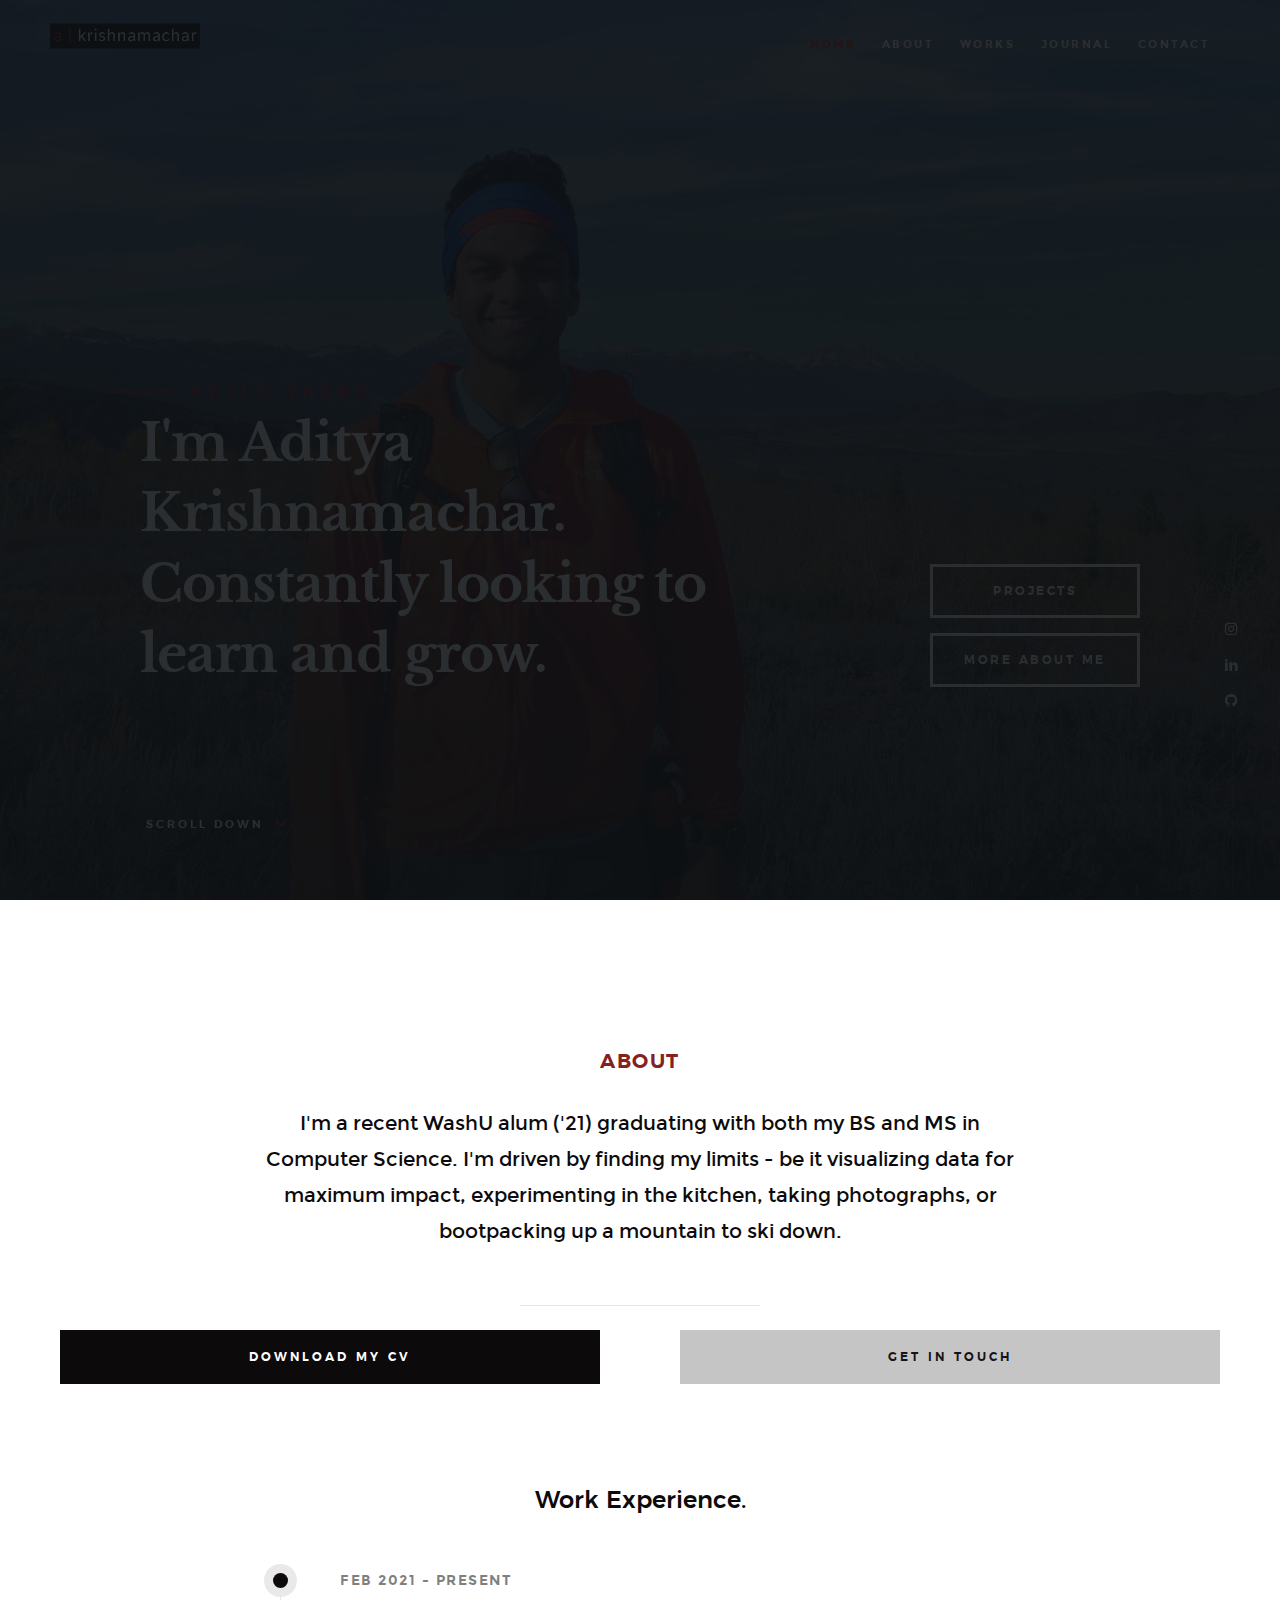
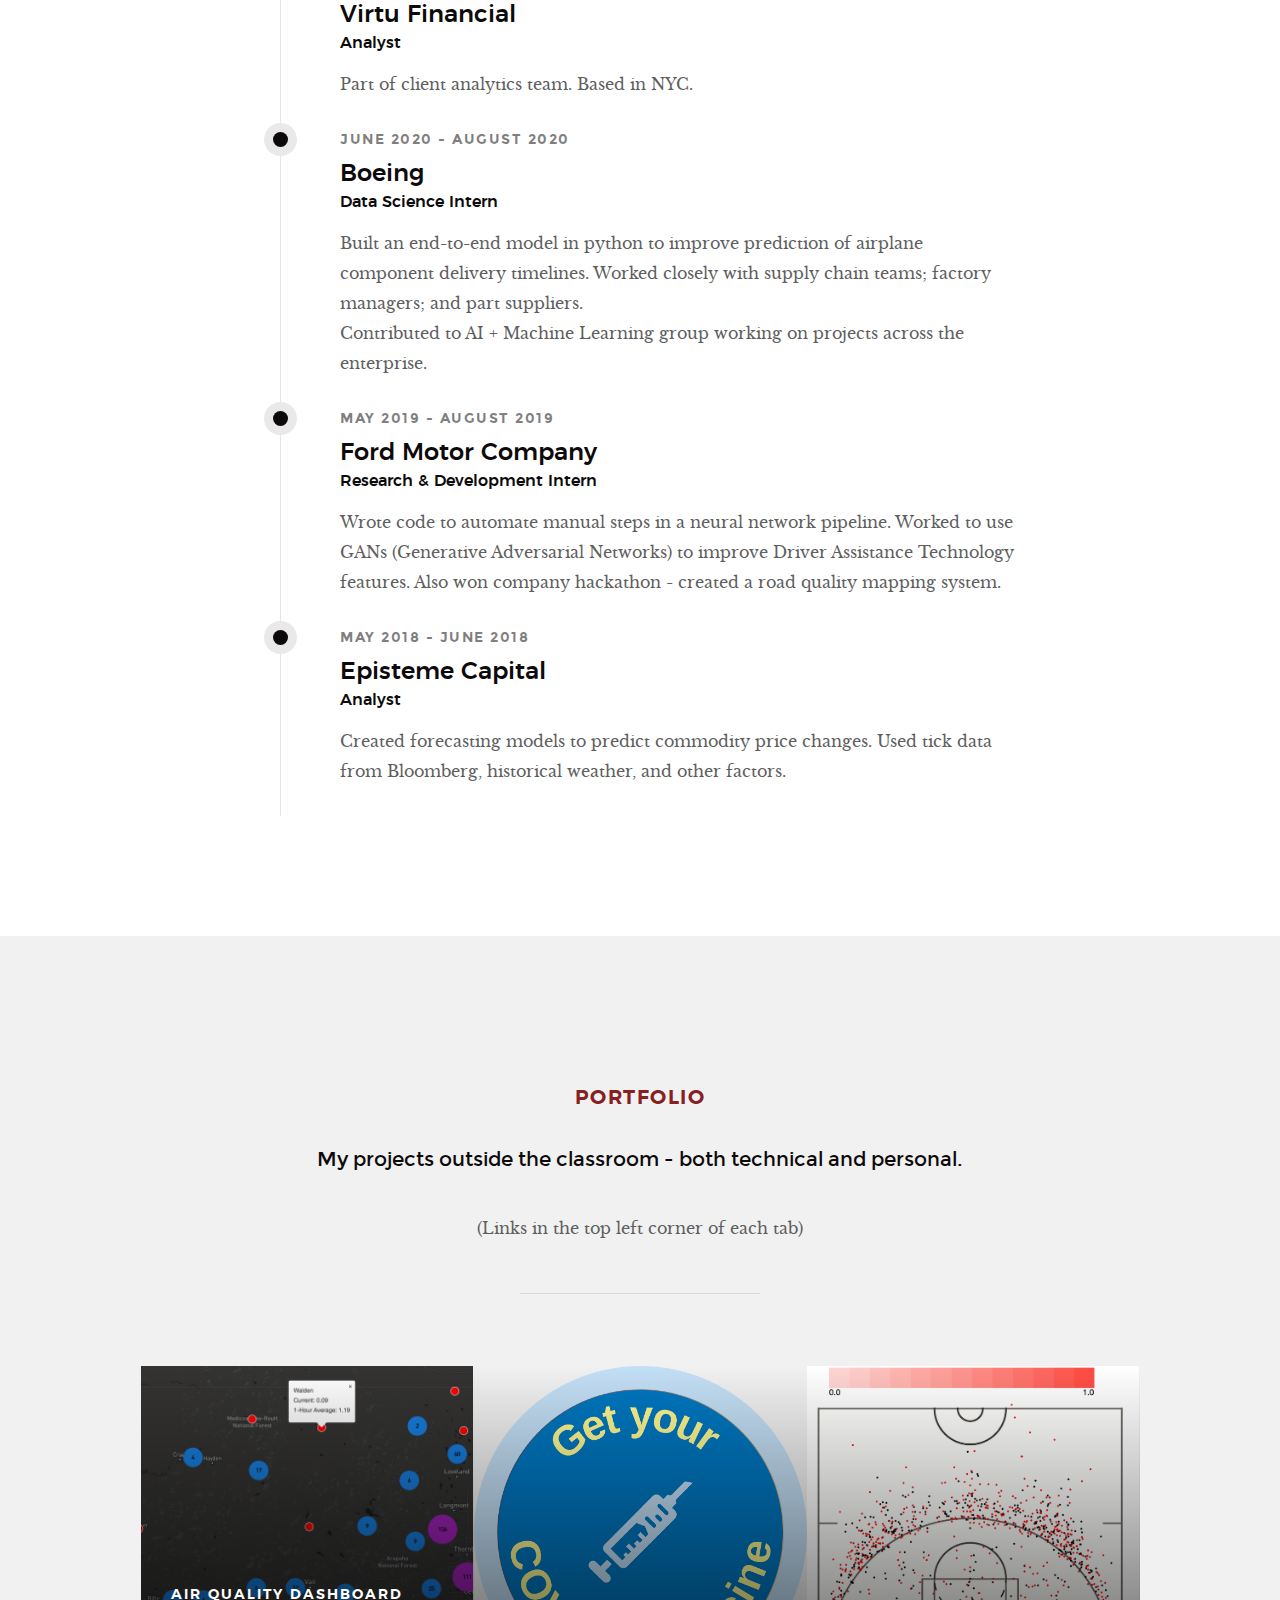
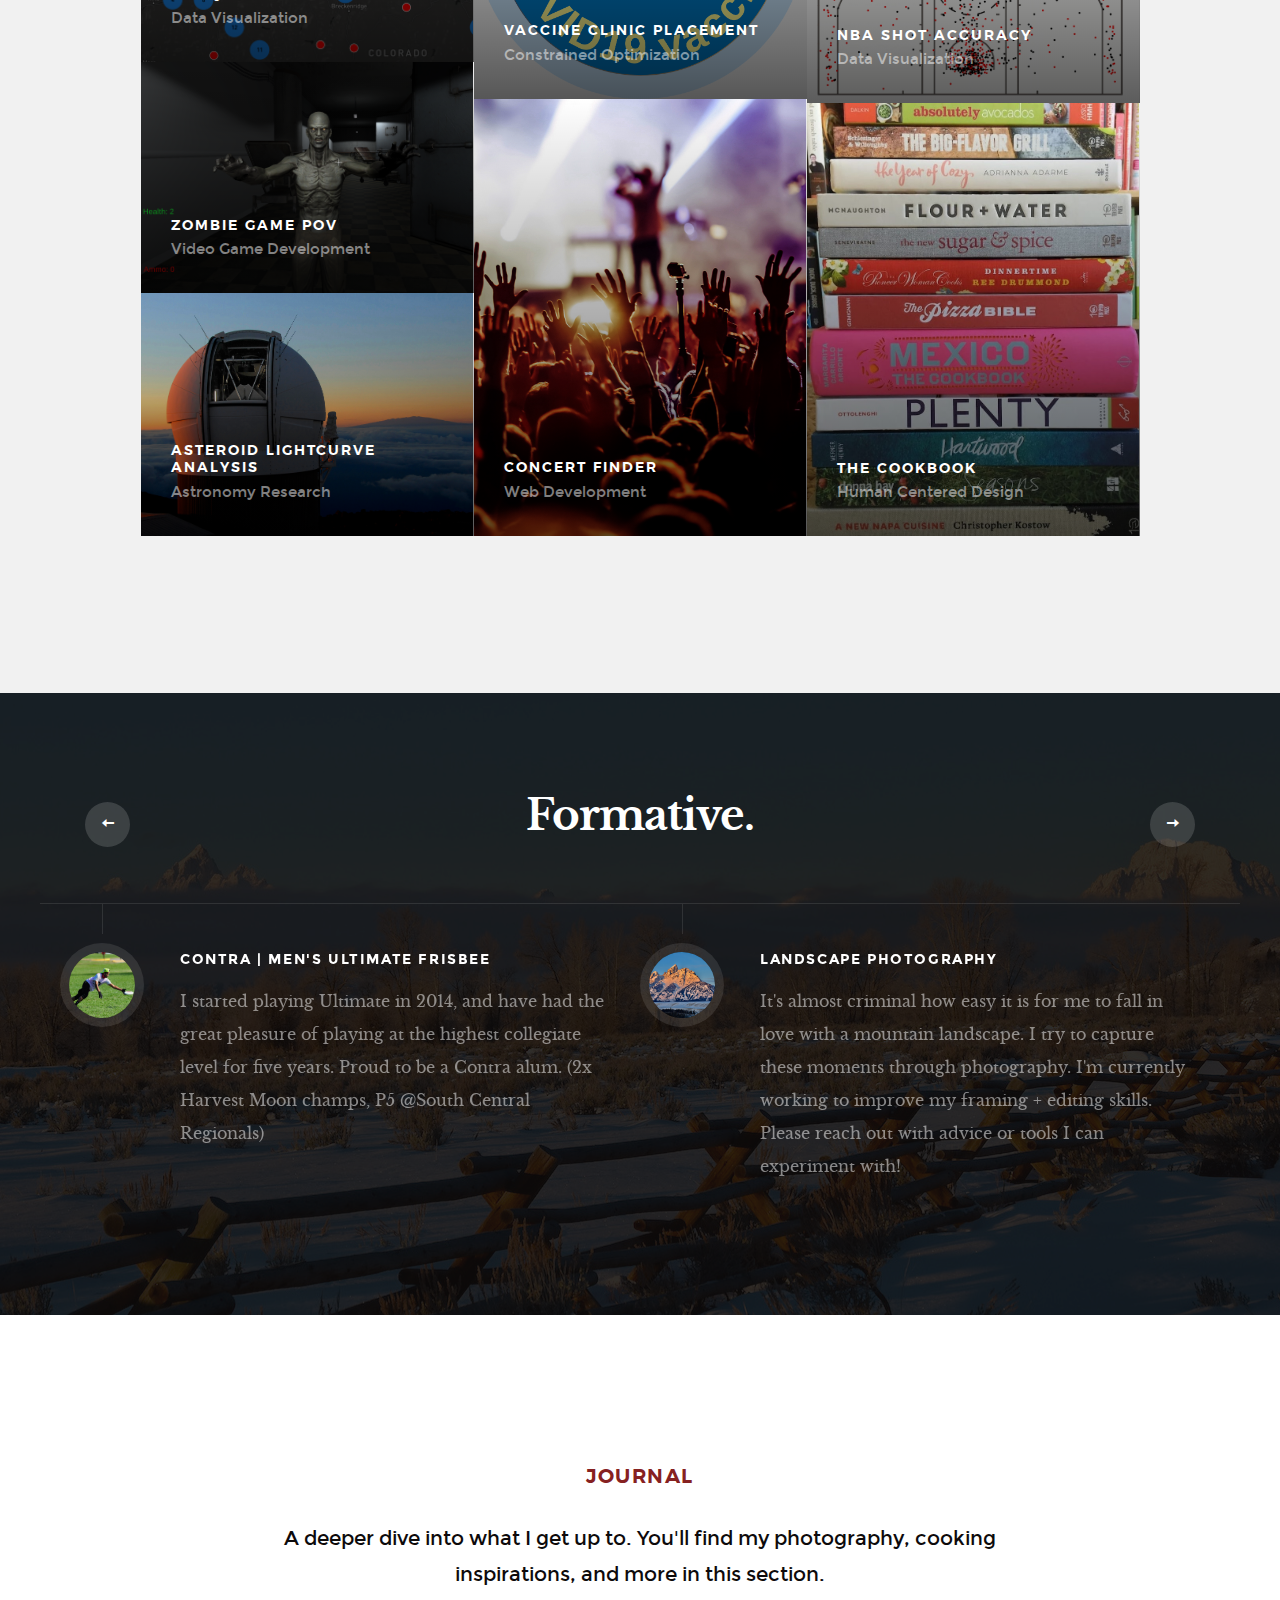
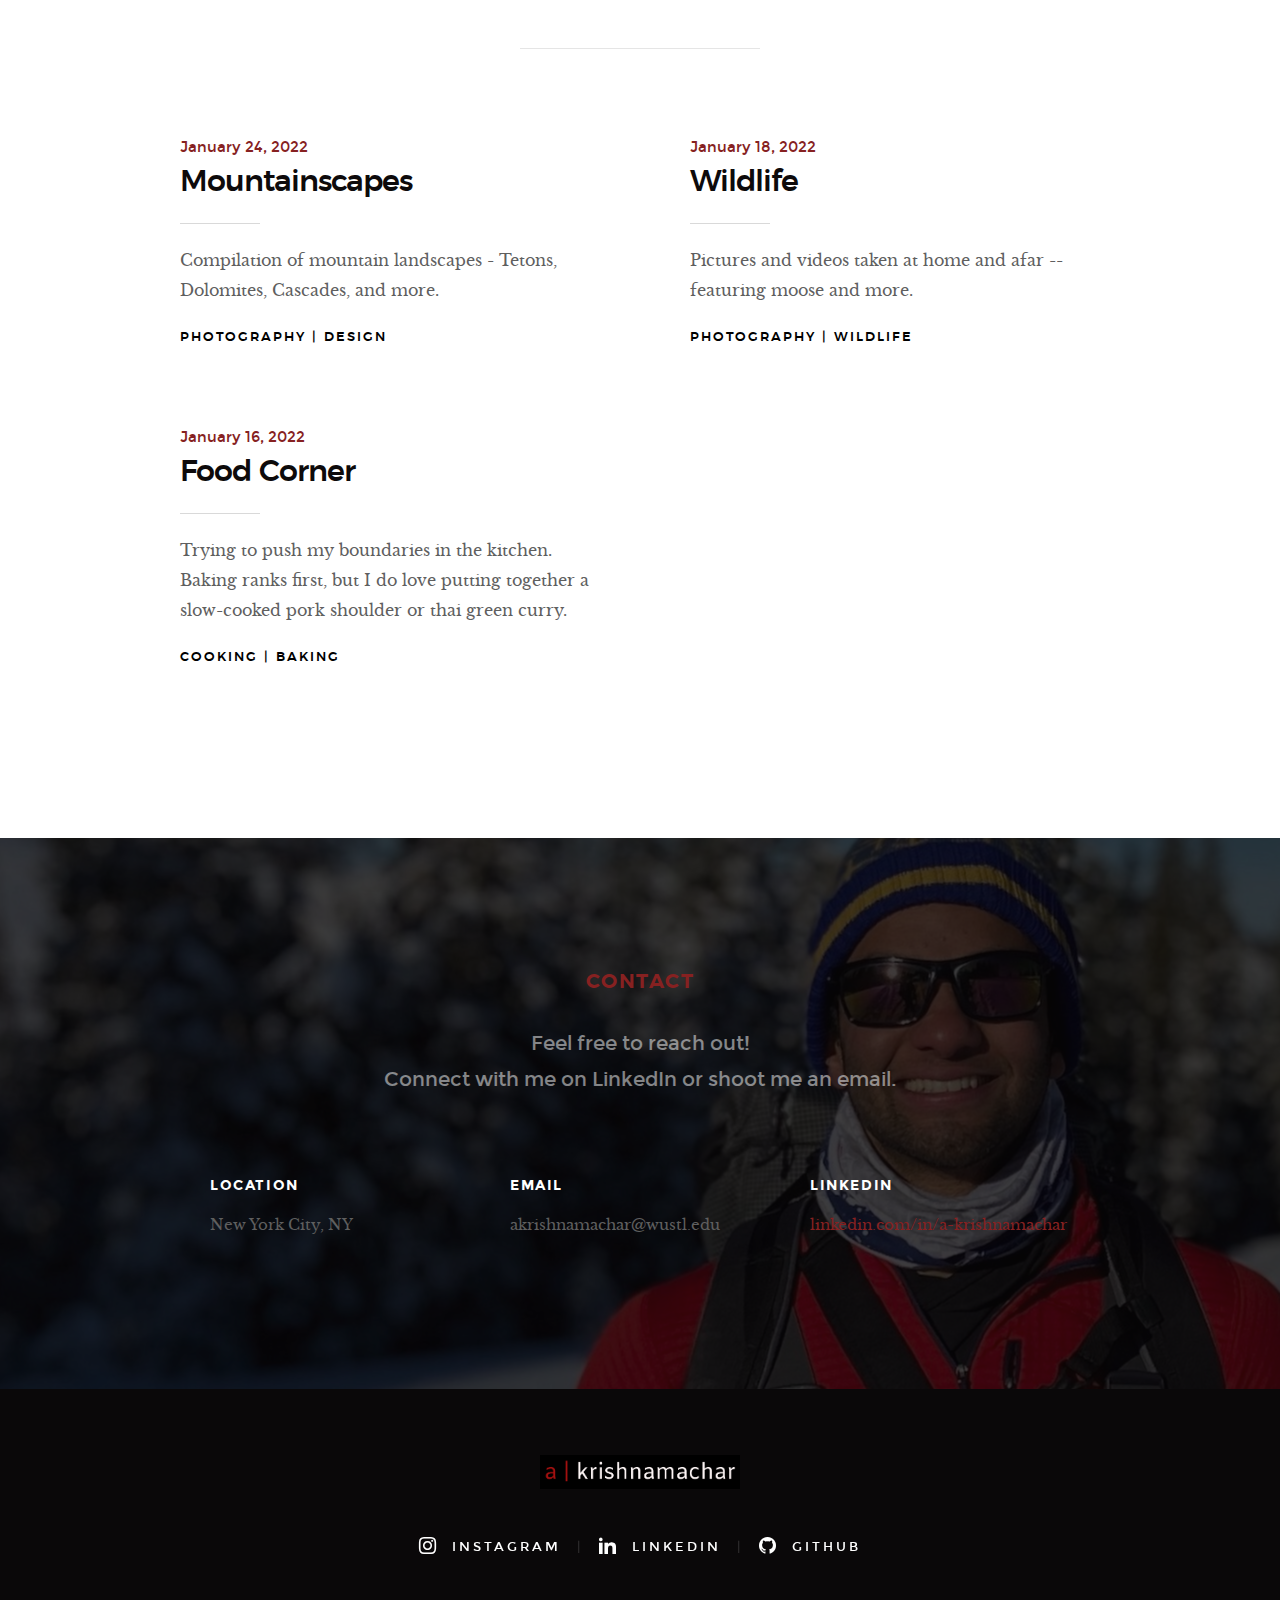
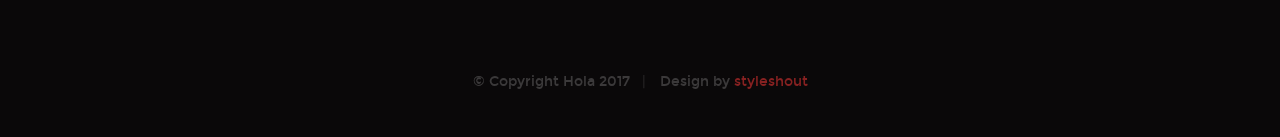
<file: index.html>
<!DOCTYPE html>
<!--[if lt IE 9 ]><html class="no-js oldie" lang="en"> <![endif]-->
<!--[if IE 9 ]><html class="no-js oldie ie9" lang="en"> <![endif]-->
<!--[if (gte IE 9)|!(IE)]><!-->
<html class="no-js" lang="en">
<!--<![endif]-->

<head>

    <!--- basic page needs
    ================================================== -->
    <meta charset="utf-8">
    <title>akrishnamachar | Personal Website</title>
    <meta name="description" content="Aditya Krishnamachar Website">
    <meta name="author" content="a-krishnamachar">

    <!-- mobile specific metas
    ================================================== -->
    <meta name="viewport" content="width=device-width, initial-scale=1">

    <!-- CSS
    ================================================== -->
    <link rel="stylesheet" href="css/base.css">
    <link rel="stylesheet" href="css/vendor.css">
    <link rel="stylesheet" href="css/main.css">

    <!-- script
    ================================================== -->
    <script src="js/modernizr.js"></script>
    <script src="js/pace.min.js"></script>

    <!-- favicons
    ================================================== -->
    <link rel="shortcut icon" href="ak.ico" type="image/x-icon">
    <link rel="icon" href="ak.ico" type="image/x-icon">

</head>

<body id="top">

    <!-- header
    ================================================== -->
    <header class="s-header">

        <div class="header-logo">
            <a class="site-logo" href="index.html"><img src="images/akname.png" alt="Homepage"></a>
        </div>

        <nav class="header-nav-wrap">
            <ul class="header-nav">
                <li class="current"><a class="smoothscroll"  href="#home" title="home">Home</a></li>
                <li><a class="smoothscroll"  href="#about" title="about">About</a></li>
                <li><a class="smoothscroll"  href="#works" title="works">Works</a></li>
                <li><a class="smoothscroll"  href="#blog" title="blog">Journal</a></li>
                <li><a class="smoothscroll"  href="#contact" title="contact">Contact</a></li>
            </ul>
        </nav>

        <a class="header-menu-toggle" href="#0"><span>Menu</span></a>

    </header> <!-- end s-header -->


   <!-- home
   ================================================== -->
   <section id="home" class="s-home page-hero target-section" data-parallax="scroll" data-image-src="images/hero.jpeg" data-natural-width=1800 data-natural-height=1286 data-position-y=center>

        <div class="overlay"></div>
        <div class="shadow-overlay"></div>

        <div class="home-content">

            <div class="row home-content__main">

                <h3>Hello There</h3>

                <h1>
                    I'm Aditya  Krishnamachar. <br>
                    Constantly looking to learn and grow.
                </h1>

                <div class="home-content__buttons">
                    <a href="#works" class="smoothscroll btn btn--stroke">
                        Projects
                    </a>
                    <a href="#about" class="smoothscroll btn btn--stroke">
                        More About Me
                    </a>
                </div>

                <div class="home-content__scroll">
                    <a href="#about" class="scroll-link smoothscroll">
                        <span>Scroll Down</span>
                    </a>
                </div>

            </div>

        </div> <!-- end home-content -->

        <ul class="home-social">
            <li>
                <a href="https://www.instagram.com/a.krishnamachar/"><i class="im im-instagram" aria-hidden="true"></i><span>Instagram</span></a>
            </li>
            <!-- <li>
                <a href="#"><i class="im im-twitter" aria-hidden="true"></i><span>Twiiter</span></a>
            </li> -->
            <li><a href="https://www.linkedin.com/in/a-krishnamachar/">
                <i class="im im-linkedin" aria-hidden="true"></i>
                <span>LinkedIn</span>
            </a></li>
            <li><a href="https://github.com/a-krishnamachar">
                <i class="im im-github" aria-hidden="true"></i>
                <span>GitHub</span>
            </a></li>
        </ul>
        <!-- end home-social -->

    </section> <!-- end s-home -->


    <!-- about
    ================================================== -->
    <section id="about" class="s-about target-section">

        <div class="row narrow section-intro has-bottom-sep">
            <div class="col-full text-center">
                <h3>About</h3><br>
                <!-- <h2>More About Me</h2> -->
                <p class="lead">I'm a recent WashU alum ('21) graduating with both my BS and MS in Computer Science.
                  I'm driven by finding my limits - be it visualizing data for maximum impact, experimenting in the kitchen,
                  taking photographs, or bootpacking up a mountain to ski down.
                </p>
            </div>
        </div>



        <div class="row about-content about-content--buttons">

            <div class="col-six tab-full left">
                <a href="Krishnamachar_Resume.pdf" class="btn btn--primary full-width">Download My CV</a>
            </div>
            <div class="col-six tab-full right">
                <a href="#contact" class="btn full-width">Get in Touch</a>
            </div>

        </div> <!-- end about-content buttons -->

        <div class="row about-content about-content--timeline">

            <div class="col-full text-center">
                <h3>Work Experience.</h3>
            </div>
            <div class="col-two text-center">
                <h3></h3>
            </div>
            <div class="col-eight text-center">
                <div class="timeline">

                    <div class="timeline__block">
                        <div class="timeline__bullet"></div>
                        <div class="timeline__header">
                            <p class="timeline__timeframe">Feb 2021 - Present</p>
                            <h3>Virtu Financial</h3>
                            <h5>Analyst</h5>
                        </div>
                        <div class="timeline__desc">
                            <p>Part of client analytics team. Based in NYC. </p>
                        </div>
                    </div> <!-- end timeline__block -->

                    <div class="timeline__block">
                        <div class="timeline__bullet"></div>
                        <div class="timeline__header">
                            <p class="timeline__timeframe">June 2020 - August 2020</p>
                            <h3>Boeing</h3>
                            <h5>Data Science Intern</h5>
                        </div>
                        <div class="timeline__desc">
                            <p>Built an end-to-end model in python to improve prediction of airplane component delivery timelines.
                              Worked closely with
                              supply chain teams; factory managers; and part suppliers. <br>
                              Contributed to AI + Machine Learning group working on projects across the enterprise.
                            </p>
                        </div>
                    </div> <!-- end timeline__block -->

                    <div class="timeline__block">
                        <div class="timeline__bullet"></div>
                        <div class="timeline__header">
                            <p class="timeline__timeframe">May 2019 - August 2019</p>
                            <h3>Ford Motor Company</h3>
                            <h5>Research & Development Intern</h5>
                        </div>
                        <div class="timeline__desc">
                          <p>Wrote code to automate manual steps in a neural network pipeline.
                            Worked to use GANs (Generative Adversarial Networks) to improve Driver Assistance
                             Technology features. Also won company hackathon - created a road quality mapping system.
                          </p>
                        </div>
                    </div>

                    <div class="timeline__block">
                        <div class="timeline__bullet"></div>
                        <div class="timeline__header">
                            <p class="timeline__timeframe">May 2018 - June 2018</p>
                            <h3>Episteme Capital</h3>
                            <h5>Analyst</h5>
                        </div>
                        <div class="timeline__desc">
                          <p>Created forecasting models to predict commodity price changes. Used tick
                            data from Bloomberg, historical weather, and other factors.
                          </p>
                        </div>
                    </div>

                </div> <!-- end timeline -->
            </div> <!-- end left -->


        </div> <!-- end about-content timeline -->

    </section> <!-- end about -->

    <!-- works
    ================================================== -->
    <section id="works" class="s-works target-section">

        <div class="row narrow section-intro has-bottom-sep">
            <div class="col-full">
                <h3>Portfolio</h3>
                <!-- <h1>Latest Projects.</h1> -->
                <br>
                <p class="lead">My projects outside the classroom - both technical and personal. </p>
                <p>(Links in the top left corner of each tab)</p>
            </div>
        </div>

        <div class="row masonry-wrap">
            <div class="masonry">

                <div class="masonry__brick">
                    <div class="item-folio">

                        <div class="item-folio__thumb">
                            <a href="images/portfolio/gallery/g-aqi.png" class="thumb-link" title="AQI" data-size="2520x1876">
                                <img src="images/portfolio/aqi.png" alt="">
                                <span class="shadow-overlay"></span>
                            </a>
                        </div>

                        <div class="item-folio__text">
                            <h3 class="item-folio__title">
                                Air Quality Dashboard
                            </h3>
                            <p class="item-folio__cat">
                                Data Visualization
                            </p>
                        </div>

                        <a href="https://a-krishnamachar.github.io/airquality-dashboard/webpagefinal/" class="item-folio__project-link" title="Project link">
                            <i class="im im-link"></i>
                        </a>

                        <div class="item-folio__caption">
                            <p>A tool meant to educate and instruct users about worldwide air quality + highlight the worst affected spots.</p>
                        </div>

                    </div> <!-- end item-folio -->
                </div> <!-- end masonry__brick -->

                <div class="masonry__brick">
                    <div class="item-folio">

                        <div class="item-folio__thumb">
                            <a href="images/portfolio/gallery/g-covidvaccine.png" class="thumb-link" title="vaccine" data-size="1506x1204">
                                <img src="images/portfolio/covidvaccine.png" alt="">
                                <span class="shadow-overlay"></span>
                            </a>
                        </div>

                        <div class="item-folio__text">
                            <h3 class="item-folio__title">
                                Vaccine Clinic Placement
                            </h3>
                            <p class="item-folio__cat">
                                Constrained Optimization
                            </p>
                        </div>

                        <a href="https://www.researchgate.net/publication/357889743_An_Optimized_Approach_to_Vaccine_Clinic_Placement" class="item-folio__project-link" title="Project link">
                            <i class="im im-link"></i>
                        </a>

                        <div class="item-folio__caption">
                            <p>Optimization project detailing an optimal placement of vaccine clinics. Based on a weighted k-median algorithm
                            and the greater facility location problem.</p>
                        </div>

                    </div> <!-- end item-folio -->
                </div> <!-- end masonry__brick -->

                <div class="masonry__brick">
                    <div class="item-folio">

                        <div class="item-folio__thumb">
                            <a href="images/portfolio/gallery/g-nbashots.png" class="thumb-link" data-size="2606x1838">
                                <img src="images/portfolio/shots.png" alt="">
                                <span class="shadow-overlay"></span>
                            </a>
                        </div>

                        <div class="item-folio__text">
                            <h3 class="item-folio__title">
                                NBA Shot Accuracy
                            </h3>
                            <p class="item-folio__cat">
                                Data Visualization
                            </p>
                        </div>

                        <a href="https://csex57.github.io/nbashots/" class="item-folio__project-link" title="Project link">
                            <i class="im im-link"></i>
                        </a>

                        <span class="item-folio__caption">
                            <p>Visualization tool to understand individual NBA players' shot accuracy from different
                              regions of the court.
                            </p>
                        </span>

                    </div> <!-- end item-folio -->
                </div> <!-- end masonry__brick -->

                <div class="masonry__brick">
                    <div class="item-folio">

                        <div class="item-folio__thumb">
                            <a href="images/portfolio/gallery/g-zombies.png" class="thumb-link" data-size="2376x1862">
                                <img src="images/portfolio/zombies.png" alt="">
                                <span class="shadow-overlay"></span>
                            </a>
                        </div>

                        <div class="item-folio__text">
                            <h3 class="item-folio__title">
                                Zombie Game POV
                            </h3>
                            <p class="item-folio__cat">
                                Video Game Development
                            </p>
                        </div>

                        <a href="https://akrishnamachar.itch.io/451-2" class="item-folio__project-link" title="Project link">
                            <i class="im im-link"></i>
                        </a>

                        <span class="item-folio__caption">
                            <p>Video game programming project built using the Unity game engine. A multi-level first-person POV game where
                            the user destroys or evades zombies to win.</p>
                        </span>

                    </div> <!-- end item-folio -->
                </div> <!-- end masonry__brick -->



                <div class="masonry__brick">
                    <div class="item-folio">

                        <div class="item-folio__thumb">
                          <a href="images/portfolio/gallery/g-findyourvibe.png" class="thumb-link" data-size="1922x1138">
                            <img src="images/portfolio/concert.jpeg"alt="">
                                <span class="shadow-overlay"></span>
                            </a>
                        </div>

                        <div class="item-folio__text">
                            <h3 class="item-folio__title">
                                Concert Finder
                            </h3>
                            <p class="item-folio__cat">
                                Web Development
                            </p>
                        </div>

                        <a href="https://a-krishnamachar.github.io/InteractiveConcertFinder/" class="item-folio__project-link" title="Project link">
                            <i class="im im-link"></i>
                        </a>

                        <span class="item-folio__caption">
                            <p>Users can search for musical artists + find their next concerts near a given city.
                              Also includes implementation to find + display similar artists' concerts.
                            </p>
                        </span>

                    </div> <!-- end item-folio -->
                </div> <!-- end masonry__brick -->

                <div class="masonry__brick">
                    <div class="item-folio">

                        <div class="item-folio__thumb">
                            <a href="images/portfolio/gallery/g-cookbook.png" class="thumb-link" data-size="2298x1402">
                                <img src="images/portfolio/cookbooks.jpeg" alt="">
                                <span class="shadow-overlay"></span>
                            </a>
                        </div>

                        <div class="item-folio__text">
                            <h3 class="item-folio__title">
                                The CookBook
                            </h3>
                            <p class="item-folio__cat">
                                Human Centered Design
                            </p>
                        </div>

                        <a href="https://thecookbook-b1469.web.app/signin" class="item-folio__project-link" title="Project link">
                            <i class="im im-link"></i>
                        </a>

                        <span class="item-folio__caption">
                            <p>Design project created in React with a Firebase backend. Simple cookbook / recipe sharing web application.</p>
                        </span>

                    </div> <!-- end item-folio -->
                </div> <!-- end masonry__brick -->

                <div class="masonry__brick">
                    <div class="item-folio">

                        <div class="item-folio__thumb">
                            <a href="images/portfolio/gallery/g-pan-starrs.jpeg" class="thumb-link" data-size="1702x1335">
                                <img src="images/portfolio/pan-starrs.jpeg"alt="">
                                <span class="shadow-overlay"></span>
                            </a>
                        </div>

                        <div class="item-folio__text">
                            <h3 class="item-folio__title">
                                Asteroid Lightcurve Analysis
                            </h3>
                            <p class="item-folio__cat">
                                Astronomy Research
                            </p>
                        </div>

                        <a href="https://ui.adsabs.harvard.edu/abs/2016MPBu...43..218O/abstract" class="item-folio__project-link" title="Project link">
                            <i class="im im-link"></i>
                        </a>

                        <span class="item-folio__caption">
                            <p>Found lightcurves of three asteroids - Beatty, Minsk, and Toyokawa. </p>
                        </span>

                    </div> <!-- end item-folio -->
                </div> <!-- end masonry__brick -->



            </div>
        </div> <!-- end masonry -->

    </section> <!-- end works -->



    <!-- testimonials
    ================================================== -->
    <div class="s-testimonials">

        <div class="overlay"></div>

        <div class="row testimonials-header">
            <div class="col-full">
                <h1 class="h02">Formative.</h1>
            </div>
        </div>

        <div class="row testimonials">

            <div class="col-full testimonials__slider">

                <div class="testimonials__slide">
                    <img src="images/avatars/ulti.jpeg" alt="Author image" class="testimonials__avatar">
                    <div class="testimonials__author h06">
                        Contra | Men's Ultimate Frisbee
                    </div>
                    <p>I started playing Ultimate in 2014, and have had the great pleasure of
                    playing at the highest collegiate level for five years.
                  Proud to be a Contra alum. (2x Harvest Moon champs,
                  P5 @South Central Regionals)</p>

                </div>

                <div class="testimonials__slide">
                    <img src="images/avatars/sro.jpeg" alt="Author image" class="testimonials__avatar">
                    <div class="testimonials__author h06">
                        Landscape Photography
                    </div>
                    <p>It's almost criminal how easy it is for me to fall in love with a mountain landscape.
                    I try to capture these moments through photography. I'm currently working to improve my framing +
                  editing skills. Please reach out with advice or tools I can experiment with! </p>
                </div>


                <div class="testimonials__slide">
                    <img src="images/avatars/teewinot.jpeg" alt="Author image" class="testimonials__avatar">
                    <div class="testimonials__author h06">
                        Hiking, Skiing, Mountaineering
                    </div>
                    <p>I love being outdoors and exploring wild places. Usually, this comes in the form of a mountain range.
                      I endeavor to explore as much terrain as I possibly can. I'm always searching for a
                      hard-to-access lake, a peak to summit, and more.
                    </p>
                </div>

                <div class="testimonials__slide">
                  <img src="images/avatars/cake.jpeg" alt="Author image" class="testimonials__avatar">
                  <div class="testimonials__author h06">
                    Kitchen (Mis)adventures
                  </div>
                  <p>Working with my hands to create good food - be it cooking or baking -
                    is such a therapeutic process for me.
                    I love it, and am working to incorporate more ~finesse~.
                    If I was on GBBS, the judges would say "flavors are great, styles are not".
                    It's a work in progress!
                  </p>
                </div>
<!--
                <div class="testimonials__slide">
                  <img src="images/avatars/ggo.jpeg" alt="Author image" class="testimonials__avatar">
                  <div class="testimonials__author h06">
                    Gateway to the Great Outdoors
                  </div>
                  <p>Community service in the St. Louis metro area - and frankly one of the
                      most meaningful programs out there. GGO's mission is to provide urban youth with an education
                    in environmental science + offering opportunities to fall in love with the outdoors (e.g. monthly camping trips).
                  </p>
                </div> -->

                <div class="testimonials__slide">
                    <img src="images/avatars/onthemove.jpeg" alt="Author image" class="testimonials__avatar">
                    <div class="testimonials__author h06">
                      Wildlife Photography
                    </div>
                    <p>Currently exploring the realm of wildlife photography - from moose to raptors! (Ok, ok, mostly moose)
                    </p>
                </div>

            </div> <!-- end testimonials__slider -->

        </div> <!-- end testimonials -->

    </div> <!-- end s-testimonials -->


    <!-- blog
    ================================================== -->
    <section id="blog" class="s-blog target-section">

        <div class="row narrow section-intro has-bottom-sep">
            <div class="col-full">
                <h3><a href="blog.html">Journal</a></h3>
                <br>
                <!-- <h2>Latest From The Blog.</h2> -->
                <p class="lead">A deeper dive into what I get up to.
                You'll find my photography, cooking inspirations, and more in this section.
                </p>
            </div>
        </div>

        <div class="row blog-content">
            <div class="col-full">

                <div class="blog-list block-1-2 block-tab-full">
                    <article class="col-block">

                        <div class="blog-date">
                            <a href="blog-landscape.html">January 24, 2022</a>
                        </div>

                        <h2 class="h01"><a href="blog-landscape.html">Mountainscapes</a></h2>
                        <p>Compilation of mountain landscapes - Tetons, Dolomites, Cascades, and more. </p>
                        </p>

                        <div class="blog-cat">
                          Photography | Design
                        </div>


                    </article>
                    <article class="col-block">

                        <div class="blog-date">
                            <a href="blog-wildlife.html">January 18, 2022</a>
                        </div>

                        <h2 class="h01"><a href="blog-wildlife.html">Wildlife</a></h2>
                        <p>
                          Pictures and videos taken at home and afar -- featuring moose and more.
                        </p>

                        <div class="blog-cat">
                          Photography | Wildlife
                        </div>


                    </article>
                    <article class="col-block">

                        <div class="blog-date">
                            <a href="blog-food.html">January 16, 2022</a>
                        </div>

                        <h2 class="h01"><a href="blog-food.html">Food Corner</a></h2>
                        <p>
                          Trying to push my boundaries in the kitchen.
                        Baking ranks first, but I do love putting together a slow-cooked pork shoulder or thai green curry.
                        </p>

                        <div class="blog-cat">
                          Cooking | Baking
                        </div>
                    </article>

                </div> <!-- end blog-list -->

            </div> <!-- end col-full -->
        </div> <!-- end blog-content -->

    </section> <!-- end s-blog -->



    </section>


    <!-- s-stats
    ================================================== -->
    <!-- <section id="stats" class="s-stats">
        <div class="row block-1-4 block-tab-1-2 block-mob-full stats">

            <div class="col-block stats__col ">
                <div class="stats__count">
                    128
                </div>
                <h4>Awards Received</h4>
            </div>
            <div class="col-block stats__col">
                <div class="stats__count">
                    1500
                </div>
                <h4>Cups of Coffee</h4>
            </div>
            <div class="col-block stats__col stats__col--highlight">
                <div class="stats__upsign">
                    <a href="#"><i class="im im-arrow-up" aria-hidden="true"></i></a>
                </div>
                <div class="stats__count">
                    110
                </div>
                <h4>Projects Completed</h4>
            </div>
            <div class="col-block stats__col">
                <div class="stats__count">
                    101
                </div>
                <h4>Happy Clients</h4>
            </div>

        </div>
    </section> -->

    <!-- end s-stats -->

    <!-- s-stats
    ================================================== -->
    <section id="contact" class="s-contact target-section">

        <div class="overlay"></div>

        <div class="row narrow section-intro">
            <div class="col-full">
                <h3>Contact</h3>
                <br>
                <p class="lead">
                  Feel free to reach out!
                  <br>
                  Connect with me on LinkedIn or shoot me an email.
                </p>
            </div>
        </div>

        <div class="row contact__main">
            <!-- <div class="col-eight tab-full contact__form">
                <form name="contactForm" id="contactForm" method="post" action="">
                    <fieldset>

                    <div class="form-field">
                        <input name="contactName" type="text" id="contactName" placeholder="Name" value="" minlength="2" required="" aria-required="true" class="full-width">
                    </div>
                    <div class="form-field">
                        <input name="contactEmail" type="email" id="contactEmail" placeholder="Email" value="" required="" aria-required="true" class="full-width">
                    </div>
                    <div class="form-field">
                        <input name="contactSubject" type="text" id="contactSubject" placeholder="Subject" value="" class="full-width">
                    </div>
                    <div class="form-field">
                        <textarea name="contactMessage" id="contactMessage" placeholder="message" rows="10" cols="50" required="" aria-required="true" class="full-width"></textarea>
                    </div>
                    <div class="form-field">
                        <button class="full-width btn--primary">Submit</button>
                        <div class="submit-loader">
                            <div class="text-loader">Sending...</div>
                            <div class="s-loader">
                                <div class="bounce1"></div>
                                <div class="bounce2"></div>
                                <div class="bounce3"></div>
                            </div>
                        </div>
                    </div>
                    </fieldset>
                </form>
                <div class="message-warning">
                    Something went wrong. Please try again.
                </div>
                <div class="message-success">
                    Your message was sent, thank you!<br>
                </div>
            </div> -->

            <div class="col-four tab-full contact__infos">
                <h4 class="h06">Location</h4>
                <p>
                  New York City, NY
                </p>
            </div>

            <div class="col-four tab-full contact__infos">
                <h4 class="h06">Email</h4>
                <p>akrishnamachar@wustl.edu
                </p>
            </div>

            <div class="col-four tab-full contact__infos">
                <h4 class="h06">LinkedIn</h4>
                <p><a href="https://www.linkedin.com/in/a-krishnamachar/">
                  <span>linkedin.com/in/a-krishnamachar</span>
                  </a>
                </p>
            </div>
        </div>

    </section> <!-- end s-contact -->


    <!-- footer
    ================================================== -->
    <footer>
        <div class="row">
            <div class="col-full">

                <div class="footer-logo">
                    <a class="footer-site-logo" href="#0"><img src="images/akname.png"  alt="Homepage"></a>
                </div>

                <ul class="footer-social">
                    <li><a href="https://www.instagram.com/a.krishnamachar/">
                        <i class="im im-instagram" aria-hidden="true"></i>
                        <span>Instagram</span>
                    </a></li>
                    <li><a href="https://www.linkedin.com/in/a-krishnamachar/">
                        <i class="im im-linkedin" aria-hidden="true"></i>
                        <span>LinkedIn</span>
                    </a></li>
                    <li><a href="https://github.com/a-krishnamachar">
                        <i class="im im-github" aria-hidden="true"></i>
                        <span>GitHub</span>
                    </a></li>
                </ul>

            </div>
        </div>

        <div class="row footer-bottom">

            <div class="col-twelve">
                <div class="copyright">
                    <span>© Copyright Hola 2017</span>
                    <span>Design by <a href="https://www.styleshout.com/">styleshout</a></span>
                </div>

                <div class="go-top">
                <a class="smoothscroll" title="Back to Top" href="#top"><i class="im im-arrow-up" aria-hidden="true"></i></a>
                </div>
            </div>

        </div> <!-- end footer-bottom -->

    </footer> <!-- end footer -->


    <!-- photoswipe background
    ================================================== -->
    <div aria-hidden="true" class="pswp" role="dialog" tabindex="-1">

        <div class="pswp__bg"></div>
        <div class="pswp__scroll-wrap">

            <div class="pswp__container">
                <div class="pswp__item"></div>
                <div class="pswp__item"></div>
                <div class="pswp__item"></div>
            </div>

            <div class="pswp__ui pswp__ui--hidden">
                <div class="pswp__top-bar">
                    <div class="pswp__counter"></div><button class="pswp__button pswp__button--close" title="Close (Esc)"></button> <button class="pswp__button pswp__button--share" title=
                    "Share"></button> <button class="pswp__button pswp__button--fs" title="Toggle fullscreen"></button> <button class="pswp__button pswp__button--zoom" title=
                    "Zoom in/out"></button>
                    <div class="pswp__preloader">
                        <div class="pswp__preloader__icn">
                            <div class="pswp__preloader__cut">
                                <div class="pswp__preloader__donut"></div>
                            </div>
                        </div>
                    </div>
                </div>
                <div class="pswp__share-modal pswp__share-modal--hidden pswp__single-tap">
                    <div class="pswp__share-tooltip"></div>
                </div><button class="pswp__button pswp__button--arrow--left" title="Previous (arrow left)"></button> <button class="pswp__button pswp__button--arrow--right" title=
                "Next (arrow right)"></button>
                <div class="pswp__caption">
                    <div class="pswp__caption__center"></div>
                </div>
            </div>

        </div>

    </div><!-- end photoSwipe background -->

    <div id="preloader">
        <div id="loader"></div>
    </div>


    <!-- Java Script
    ================================================== -->
    <script src="js/jquery-3.2.1.min.js"></script>
    <script src="js/plugins.js"></script>
    <script src="js/main.js"></script>

</body>

</html>
</file>
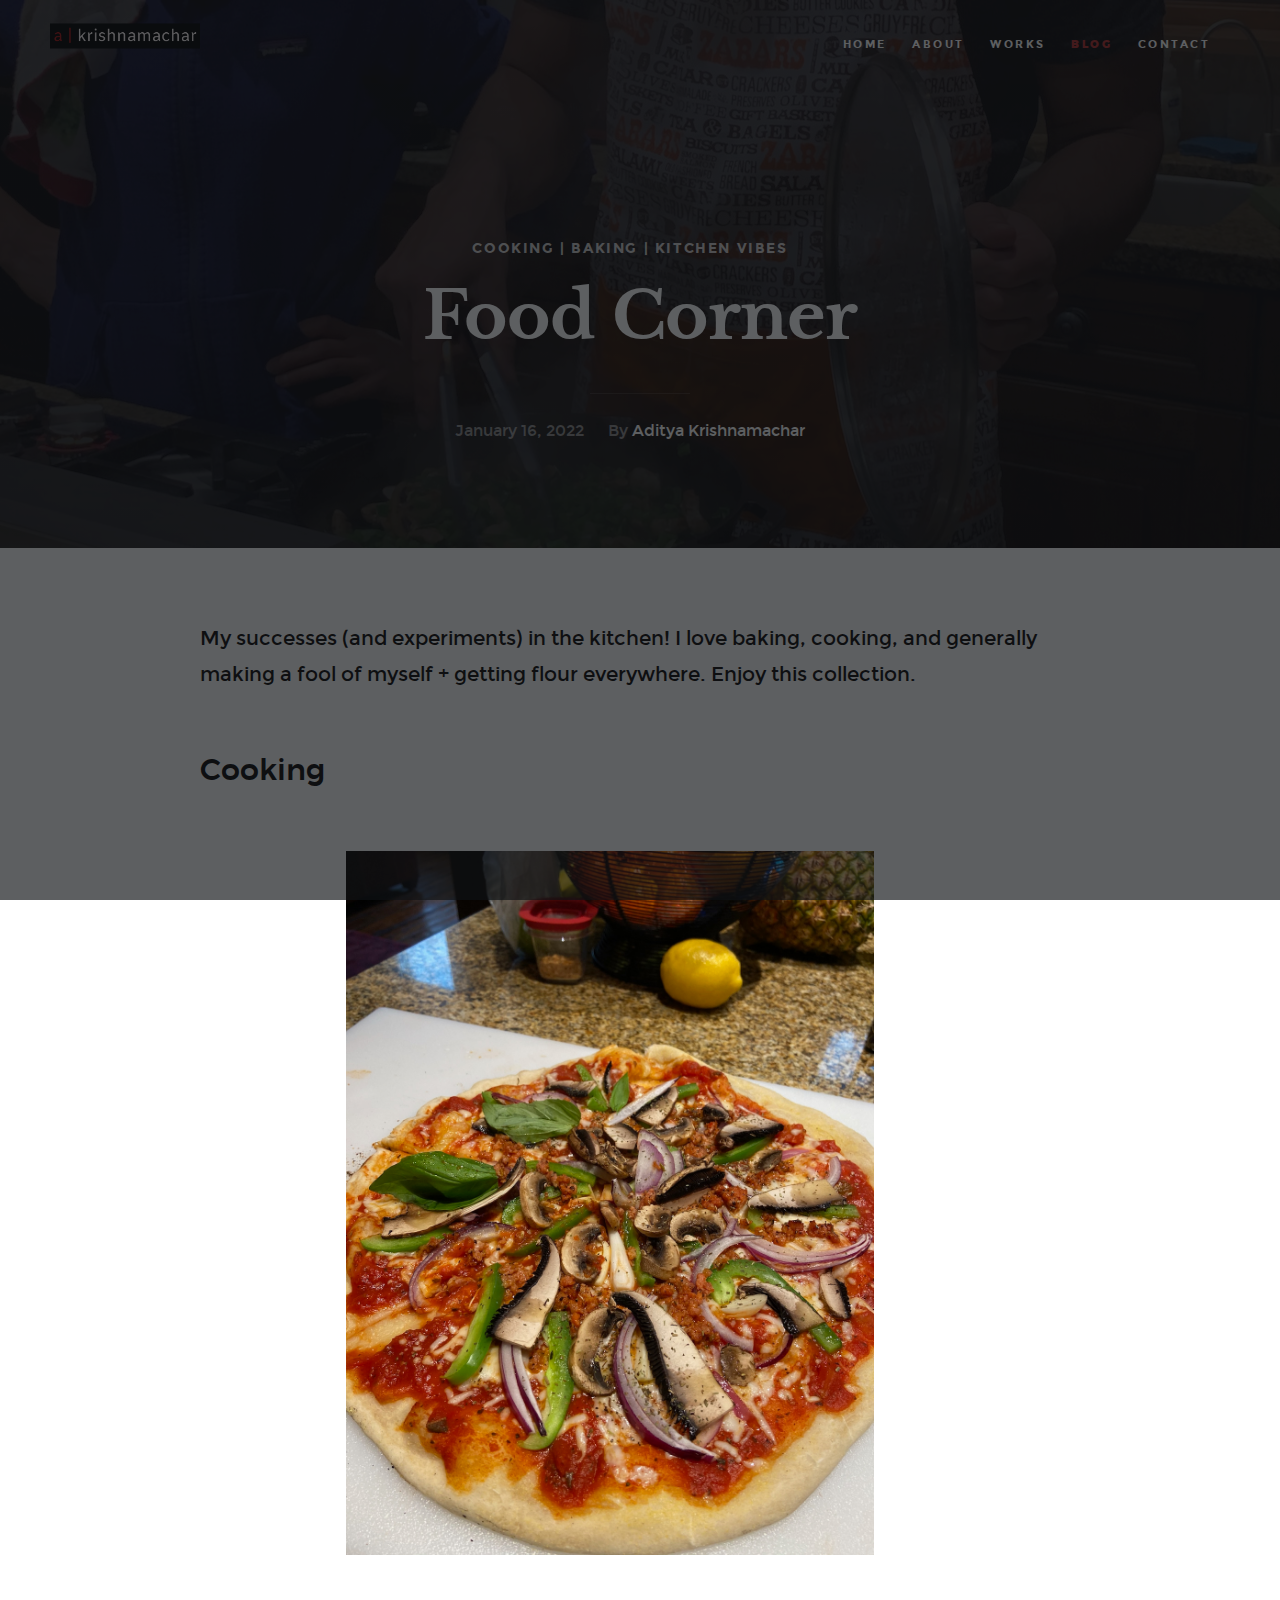
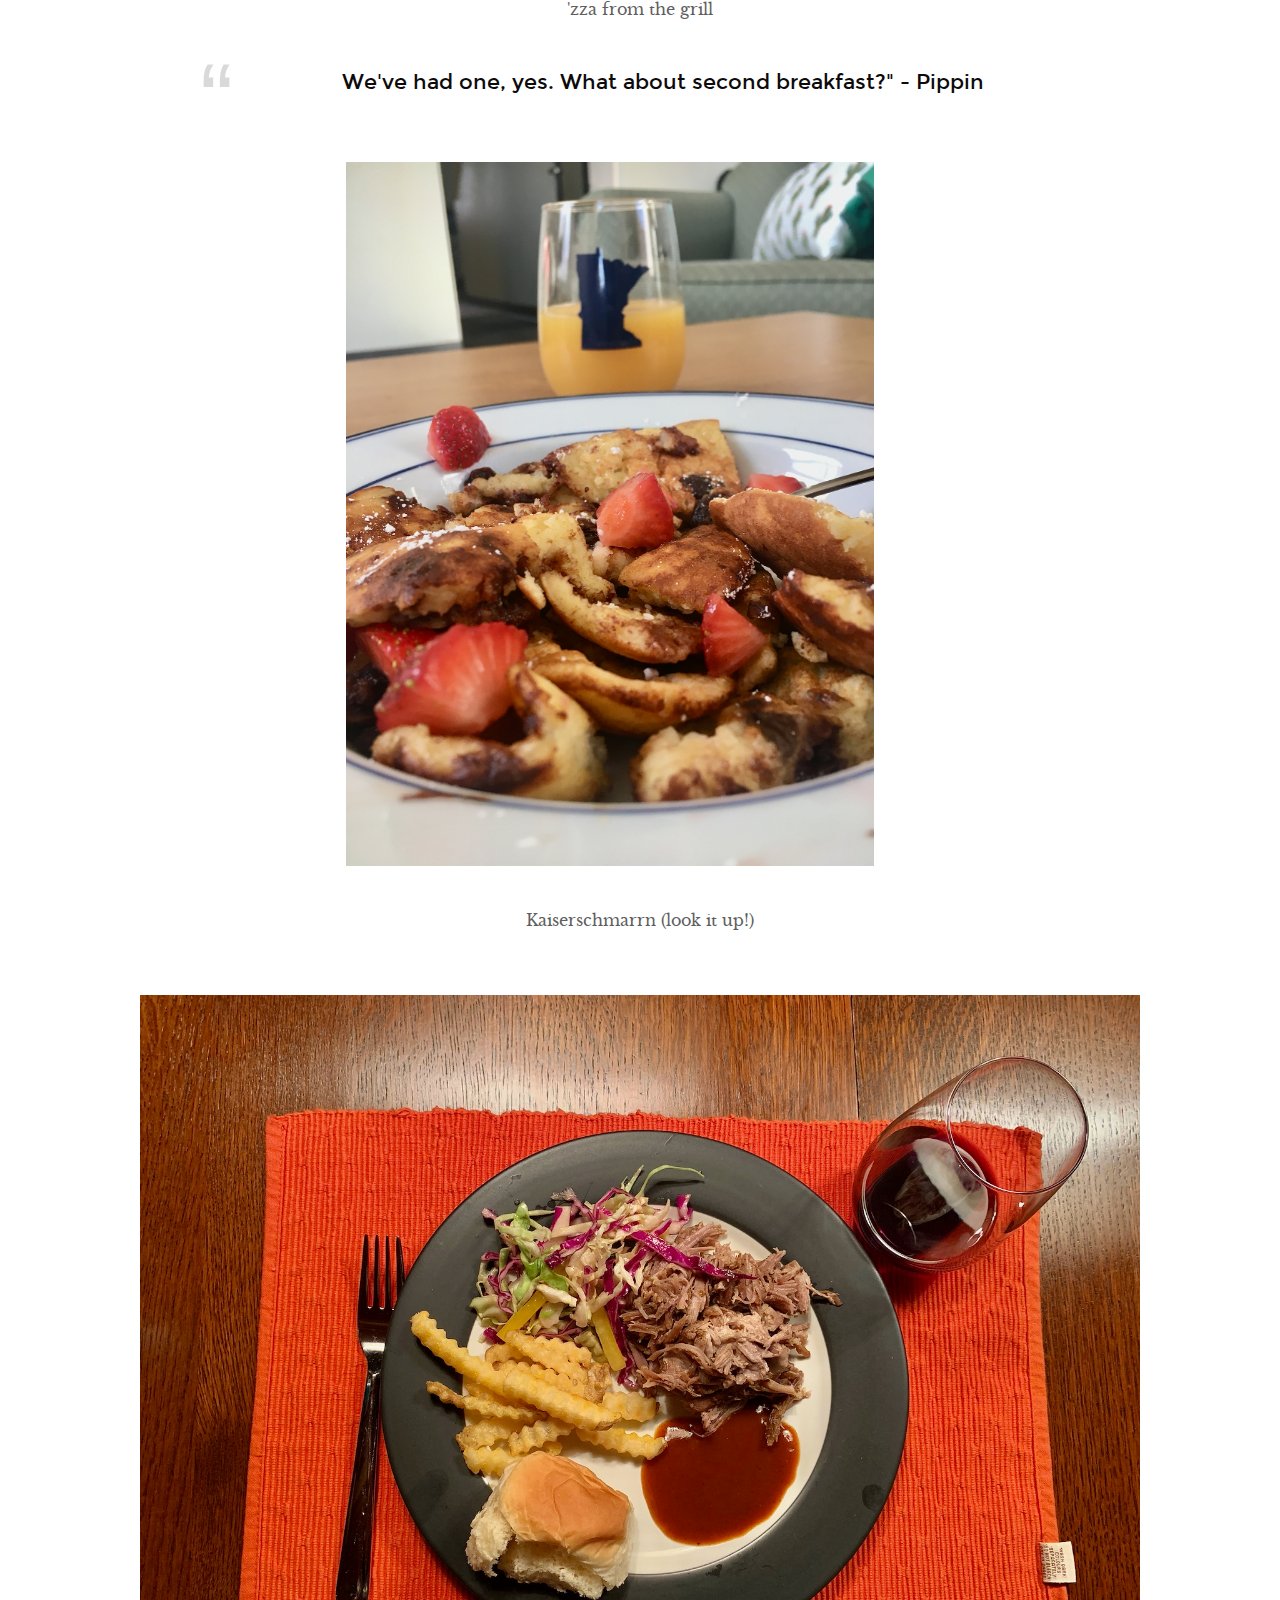
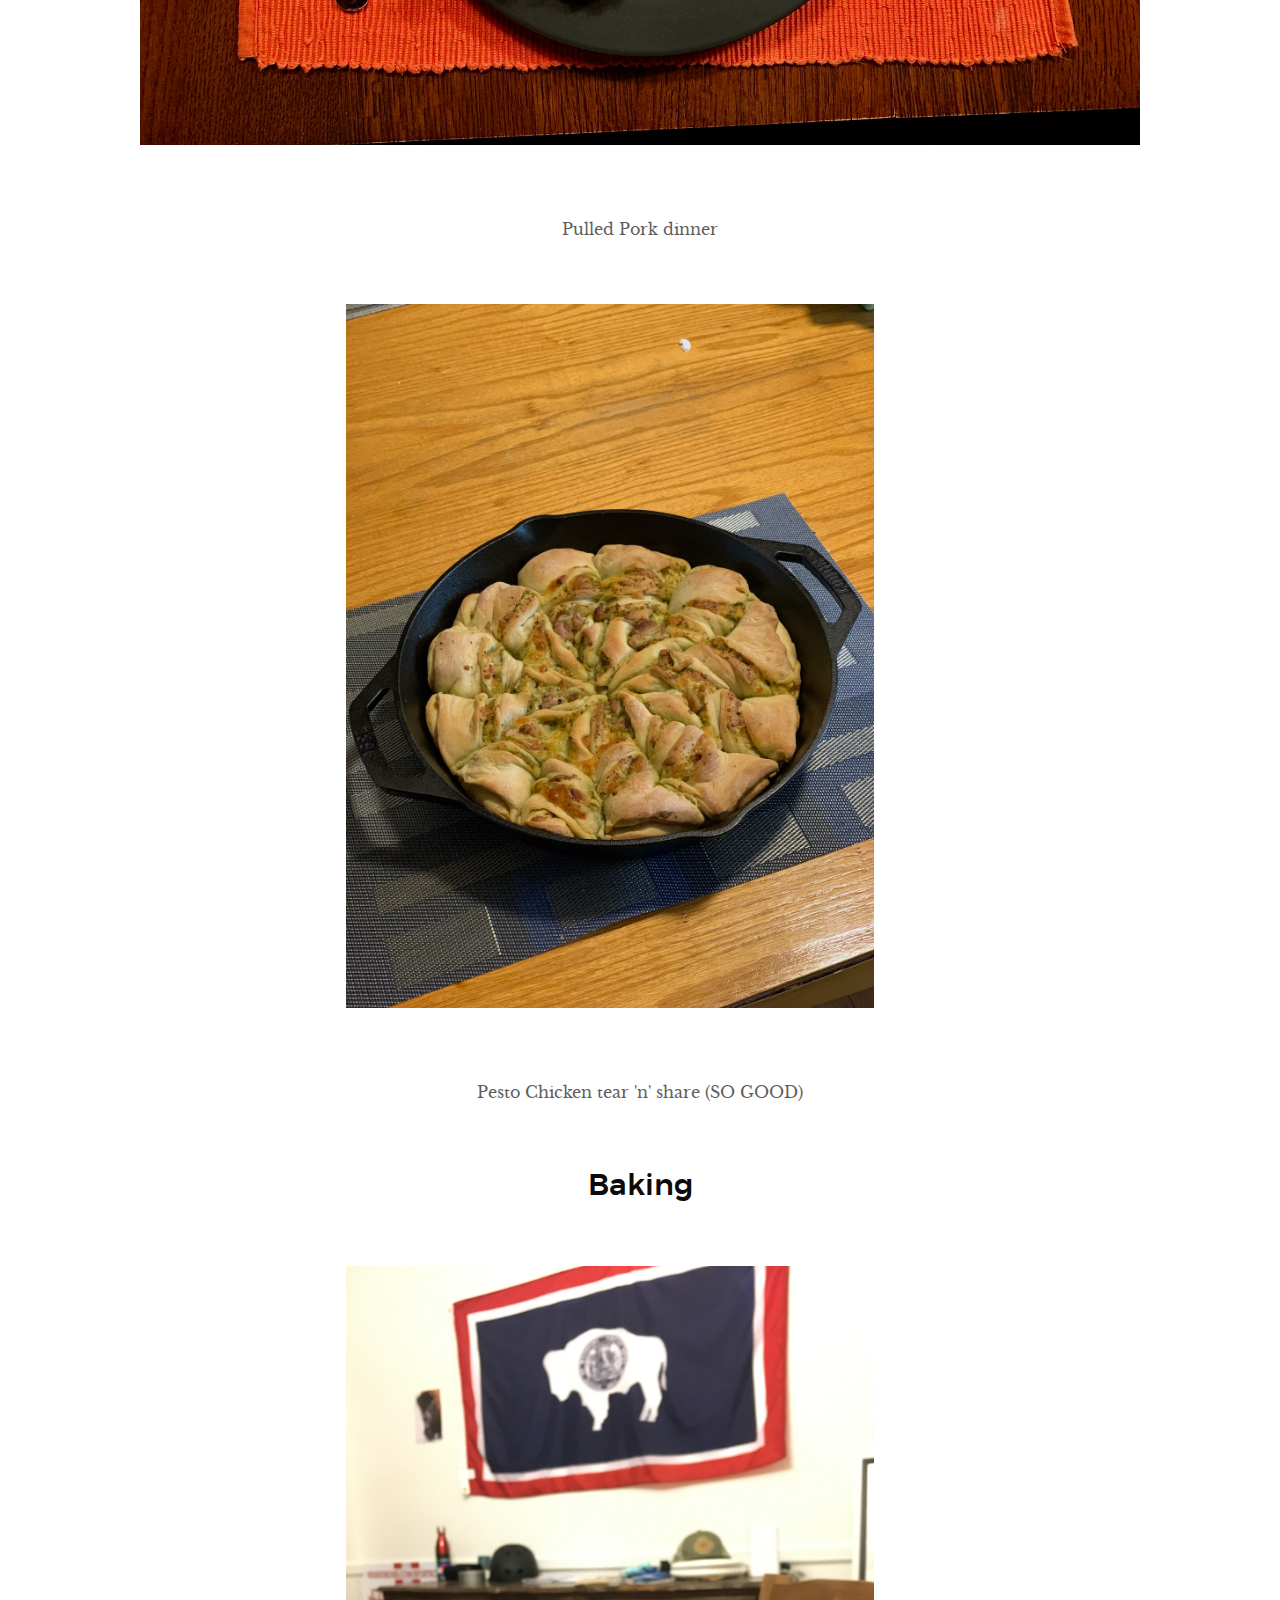
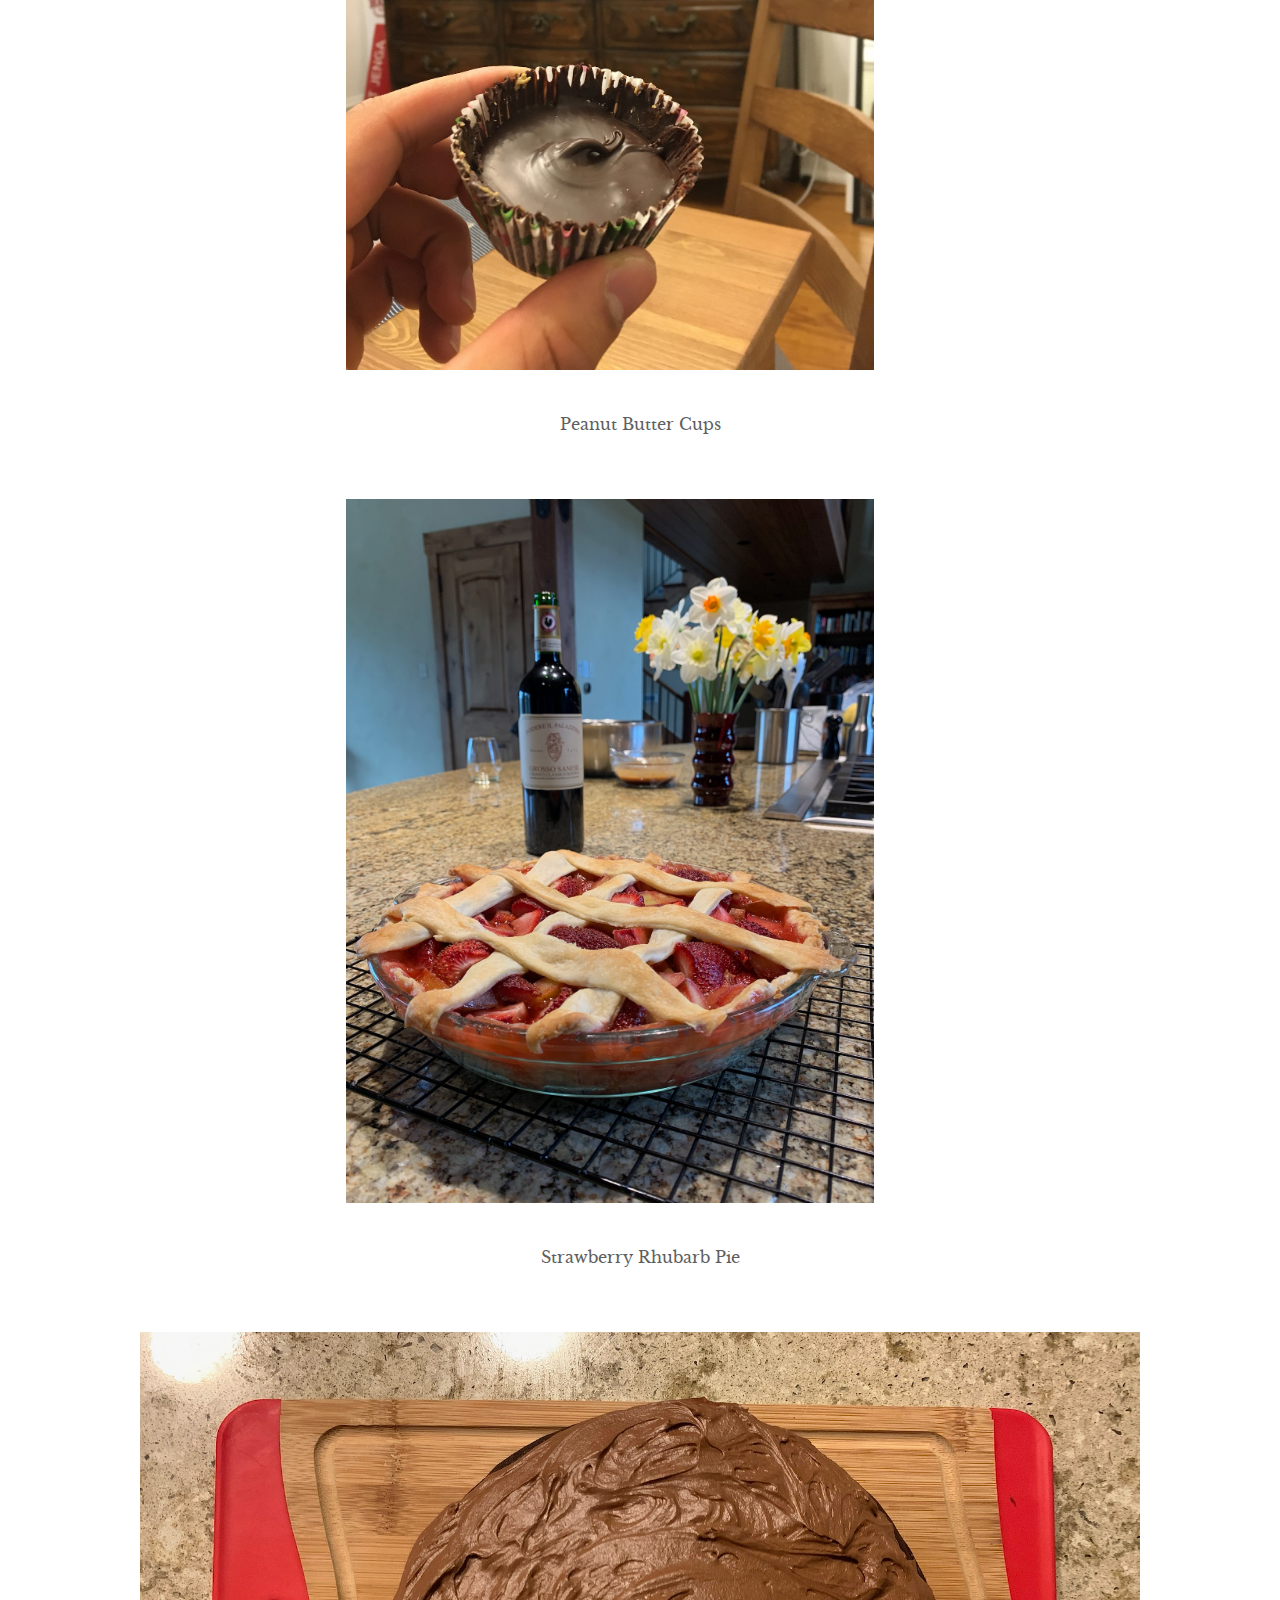
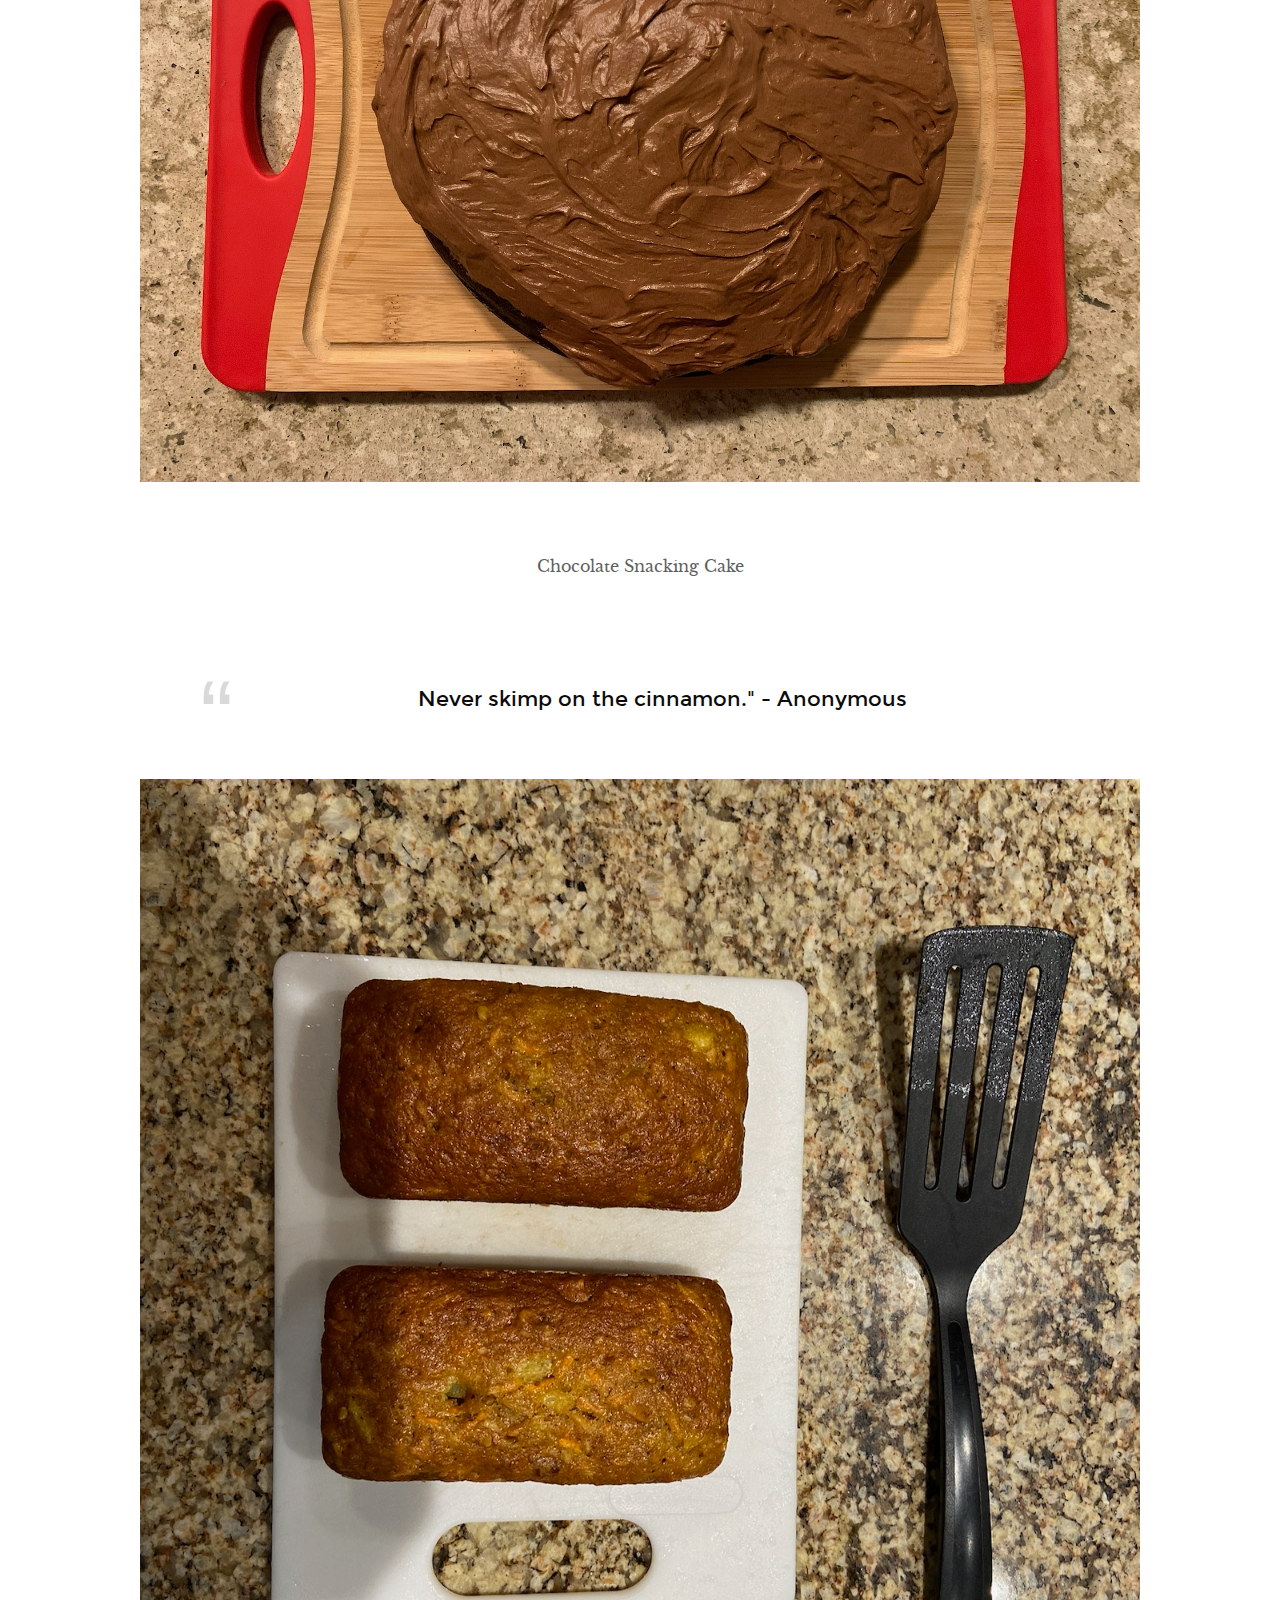
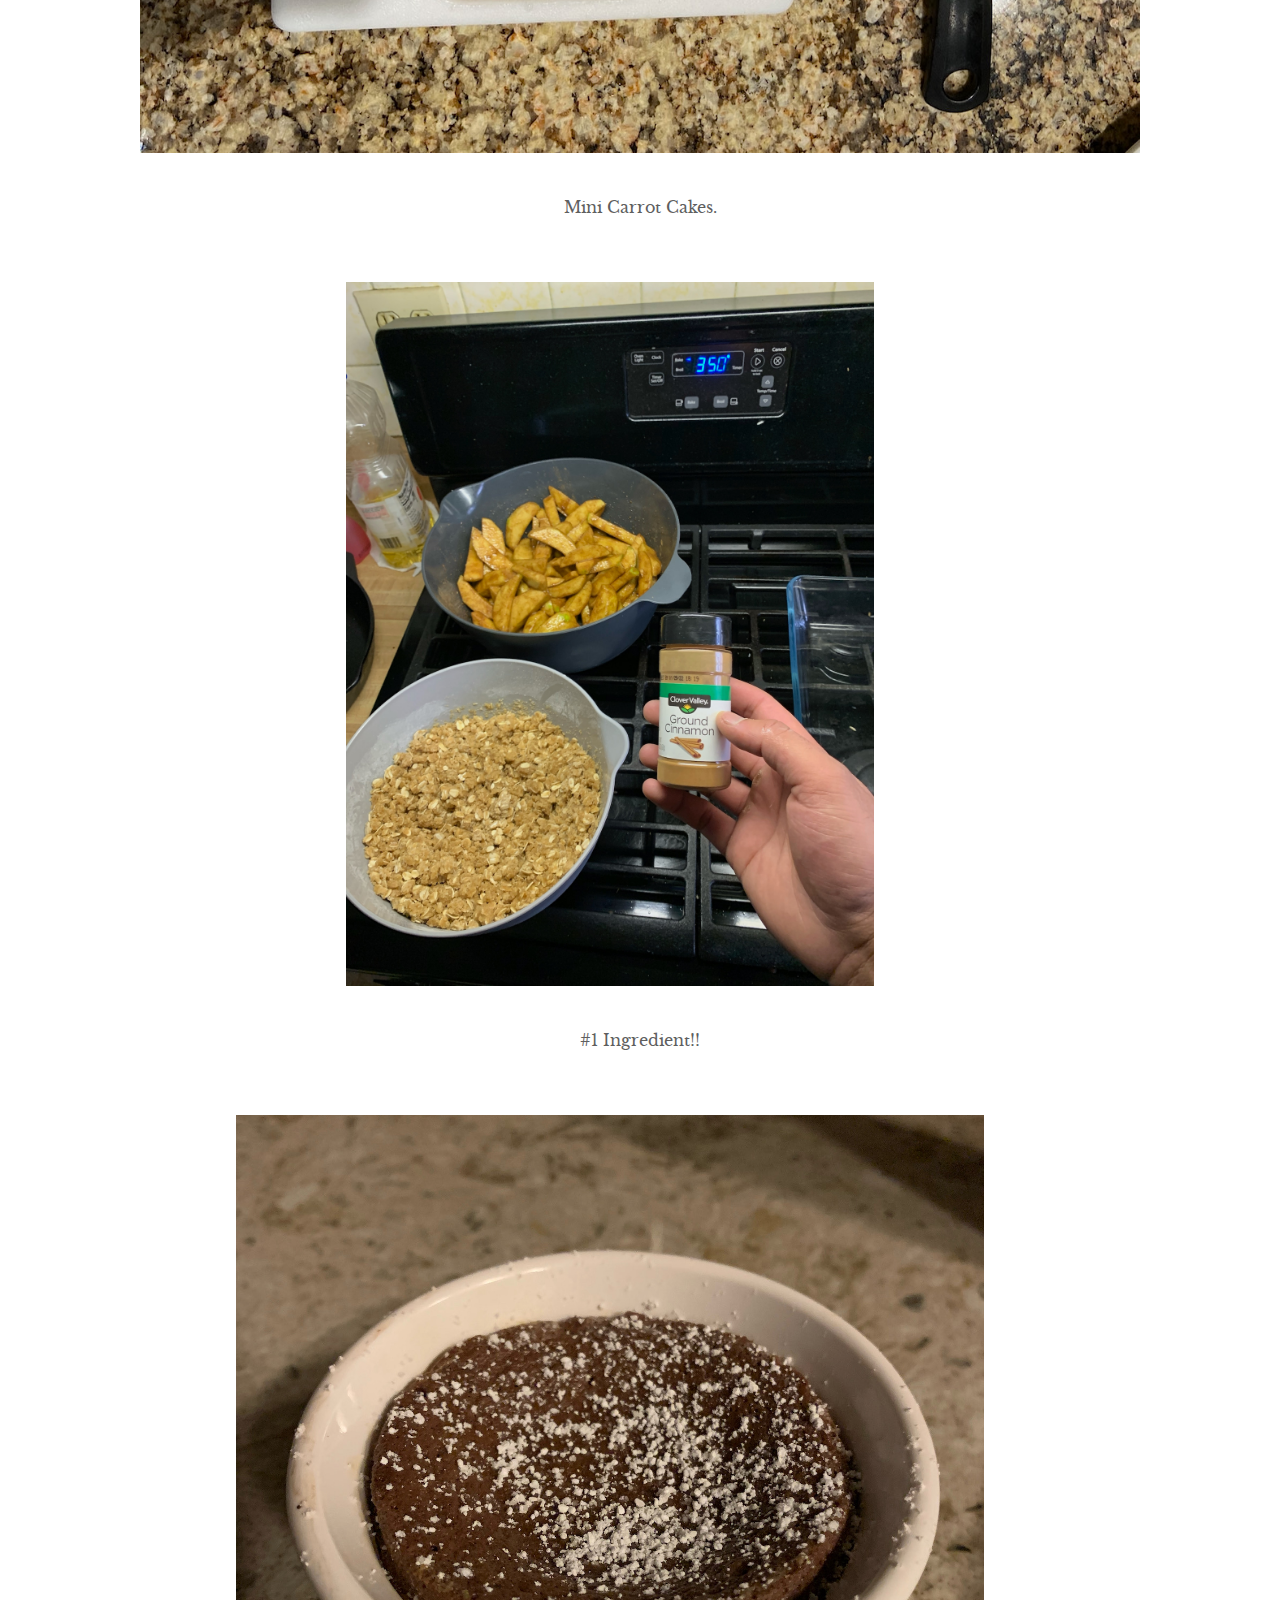
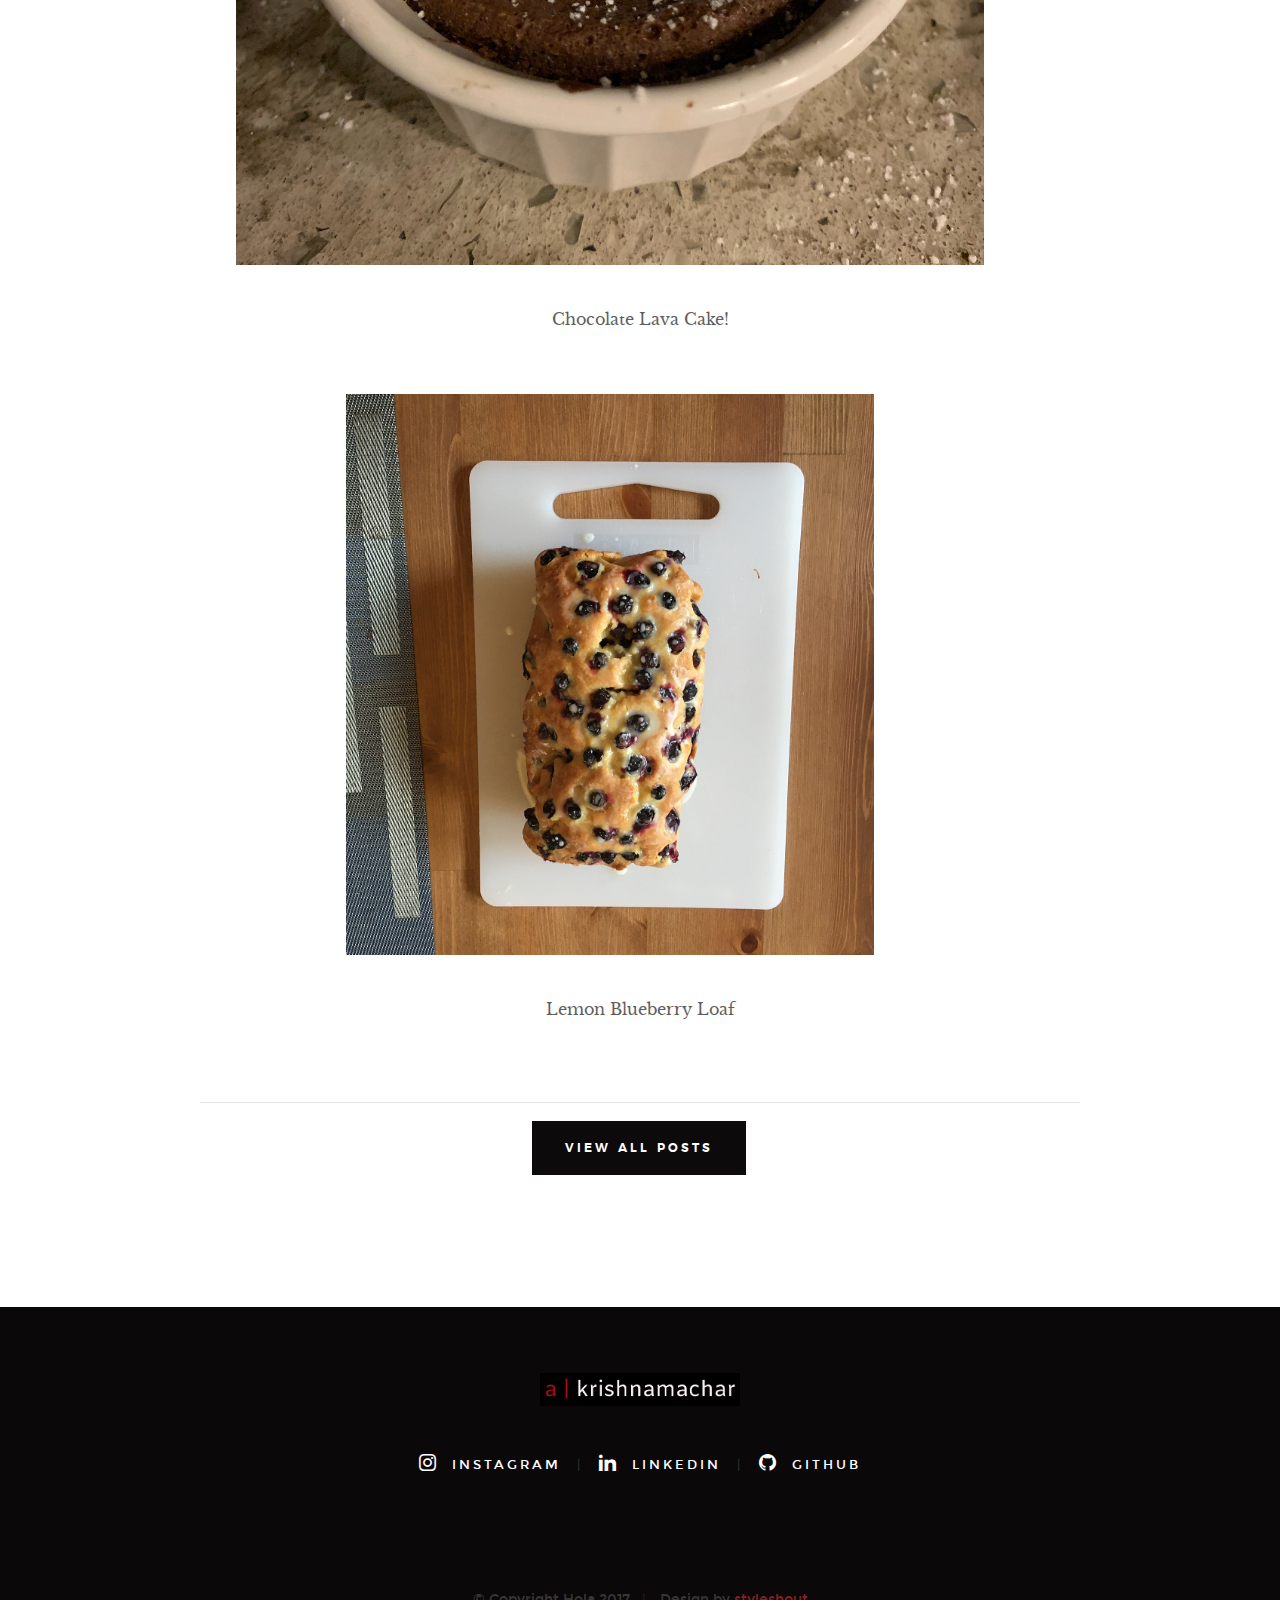
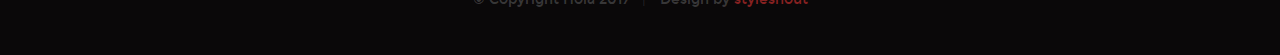
<file: blog-food.html>
<!DOCTYPE html>
<!--[if lt IE 9 ]><html class="no-js oldie" lang="en"> <![endif]-->
<!--[if IE 9 ]><html class="no-js oldie ie9" lang="en"> <![endif]-->
<!--[if (gte IE 9)|!(IE)]><!-->
<html class="no-js" lang="en">
<!--<![endif]-->

<head>

    <!--- basic page needs
    ================================================== -->
    <meta charset="utf-8">
    <title>Food Corner</title>
    <meta name="description" content="">
    <meta name="author" content="">

    <!-- mobile specific metas
    ================================================== -->
    <meta name="viewport" content="width=device-width, initial-scale=1">

    <!-- CSS
    ================================================== -->
    <link rel="stylesheet" href="css/base.css">
    <link rel="stylesheet" href="css/vendor.css">
    <link rel="stylesheet" href="css/main.css">

    <!-- script
    ================================================== -->
    <script src="js/modernizr.js"></script>
    <script src="js/pace.min.js"></script>

    <!-- favicons
    ================================================== -->
    <link rel="shortcut icon" href="favicon.ico" type="image/x-icon">
    <link rel="icon" href="favicon.ico" type="image/x-icon">

</head>


<body id="top">

    <!-- header
    ================================================== -->
    <header class="s-header">

        <div class="header-logo">
            <a class="site-logo" href="index.html"><img src="images/akname.png" alt="Homepage"></a>
        </div>

        <nav class="header-nav-wrap">
            <ul class="header-nav">
                <li><a href="index.html#home" title="home">Home</a></li>
                <li><a href="index.html#about" title="about">About</a></li>
                <li><a href="index.html#works" title="works">Works</a></li>
                <li class="current"><a href="blog.html" title="blog">Blog</a></li>
                <li><a href="index.html#contact" title="contact">Contact</a></li>
            </ul>
        </nav>

        <a class="header-menu-toggle" href="#0"><span>Menu</span></a>

    </header> <!-- end s-header -->


    <article class="blog-single">

        <!-- page header/blog hero
        ================================================== -->
        <div class="page-header page-header--single page-hero" style="background-image:url(images/blog/blog-cooking.jpeg)">

            <div class="row page-header__content narrow">
                <article class="col-full">
                    <div class="page-header__info">
                        <div class="page-header__cat">
                          Cooking | Baking | Kitchen Vibes
                        </div>
                    </div>
                    <h1 class="page-header__title">
                        <a href="#0" title="">
                          Food Corner
                        </a>
                    </h1>
                    <ul class="page-header__meta">
                        <li class="date">January 16, 2022</li>
                        <li class="author">
                            By
                            <span>Aditya Krishnamachar</span>
                        </li>
                    </ul>

                </article>
            </div>

        </div> <!-- end page-header -->

        <div class="row blog-content">
            <div class="col-full blog-content__main">

                <p class="lead">
                  My successes (and experiments) in the kitchen! I love baking, cooking, and generally making a fool of myself
                  + getting flour everywhere. Enjoy this collection.
                </p>

                <h2>Cooking</h2>
                <p>
                  <center>
                <img src="images/food/pizza.jpeg" width="60%"  alt="">
                <br>
                'zza from the grill
                </p>

                <blockquote>
                  <p>We've had one, yes. What about second breakfast?" - Pippin
                  </p>
                </blockquote>

                <p>
                <img src="images/food/kaiser.jpeg" width="60%" alt="">
                <br>
                Kaiserschmarrn (look it up!)
                </p>

                <p>
                <img src="images/food/porkshoulder.jpeg" alt="">
                <center>Pulled Pork dinner
                </p>

                  <p>
                  <img src="images/food/pestochicken.jpeg" width="60%" alt="">
                  <br>
                  <center>Pesto Chicken tear 'n' share (SO GOOD)
                  </p>

                  <h2>Baking</h2>


                  <p>
                  <center><img src="images/food/pbcup.jpeg" width="60%" alt="">
                    <br>
                  Peanut Butter Cups
                  </p>

                  <p>
                  <img src="images/food/pie.jpeg" width="60%" alt="">
                  <br>
                  Strawberry Rhubarb Pie
                  </p>

                  <p>
                  <img src="images/food/choccake.jpeg" alt="">
                  <center>Chocolate Snacking Cake
                  </p>

                  <br>
                  <blockquote>
                    <p>Never skimp on the cinnamon." - Anonymous
                    </p>
                  </blockquote>

                  <p>
                  <img src="images/food/carrotcake.jpeg" alt="">
                  Mini Carrot Cakes.
                  </p>

                  <p>
                  <img src="images/food/cinnamon.jpeg" width="60%" alt="">
                  <br>
                  #1 Ingredient!!
                  </p>

                  <p>
                    <center>
                  <img src="images/food/lavacake.jpeg" width="85%" alt="">
                  <br>
                  Chocolate Lava Cake!
                  </p>

                  <p>
                  <img src="images/food/blueb.jpeg" width="60%" alt="">
                  <br>
                  Lemon Blueberry Loaf
                  </p>


                <div class="blog-content__pagenav">
                        <a href="blog.html" class="btn btn--primary">
                            View All Posts
                        </a>
                </div>

            </div><!-- end blog-content__main -->
        </div> <!-- end blog-content -->

    </article>


    <!-- footer
    ================================================== -->
    <footer>
            <div class="row">
                <div class="col-full">

                    <div class="footer-logo">
                        <a class="footer-site-logo" href="#0"><img src="images/akname.png" alt="Homepage"></a>
                    </div>

                    <ul class="footer-social">
                        <li><a href="https://www.instagram.com/a.krishnamachar/">
                            <i class="im im-instagram" aria-hidden="true"></i>
                            <span>Instagram</span>
                        </a></li>
                        <li><a href="https://www.linkedin.com/in/a-krishnamachar/">
                            <i class="im im-linkedin" aria-hidden="true"></i>
                            <span>LinkedIn</span>
                        </a></li>
                        <li><a href="https://github.com/a-krishnamachar">
                            <i class="im im-github" aria-hidden="true"></i>
                            <span>GitHub</span>
                        </a></li>
                    </ul>
                </div>
            </div>

            <div class="row footer-bottom">

                <div class="col-twelve">
                    <div class="copyright">
                        <span>© Copyright Hola 2017</span>
                        <span>Design by <a href="https://www.styleshout.com/">styleshout</a></span>
                    </div>

                    <div class="go-top">
                    <a class="smoothscroll" title="Back to Top" href="#top"><i class="im im-arrow-up" aria-hidden="true"></i></a>
                    </div>
                </div>

            </div> <!-- end footer-bottom -->

        </footer> <!-- end footer -->


        <div id="preloader">
            <div id="loader"></div>
        </div>


        <!-- Java Script
        ================================================== -->
        <script src="js/jquery-3.2.1.min.js"></script>
        <script src="js/plugins.js"></script>
        <script src="js/main.js"></script>

</body>

</html>
</file>
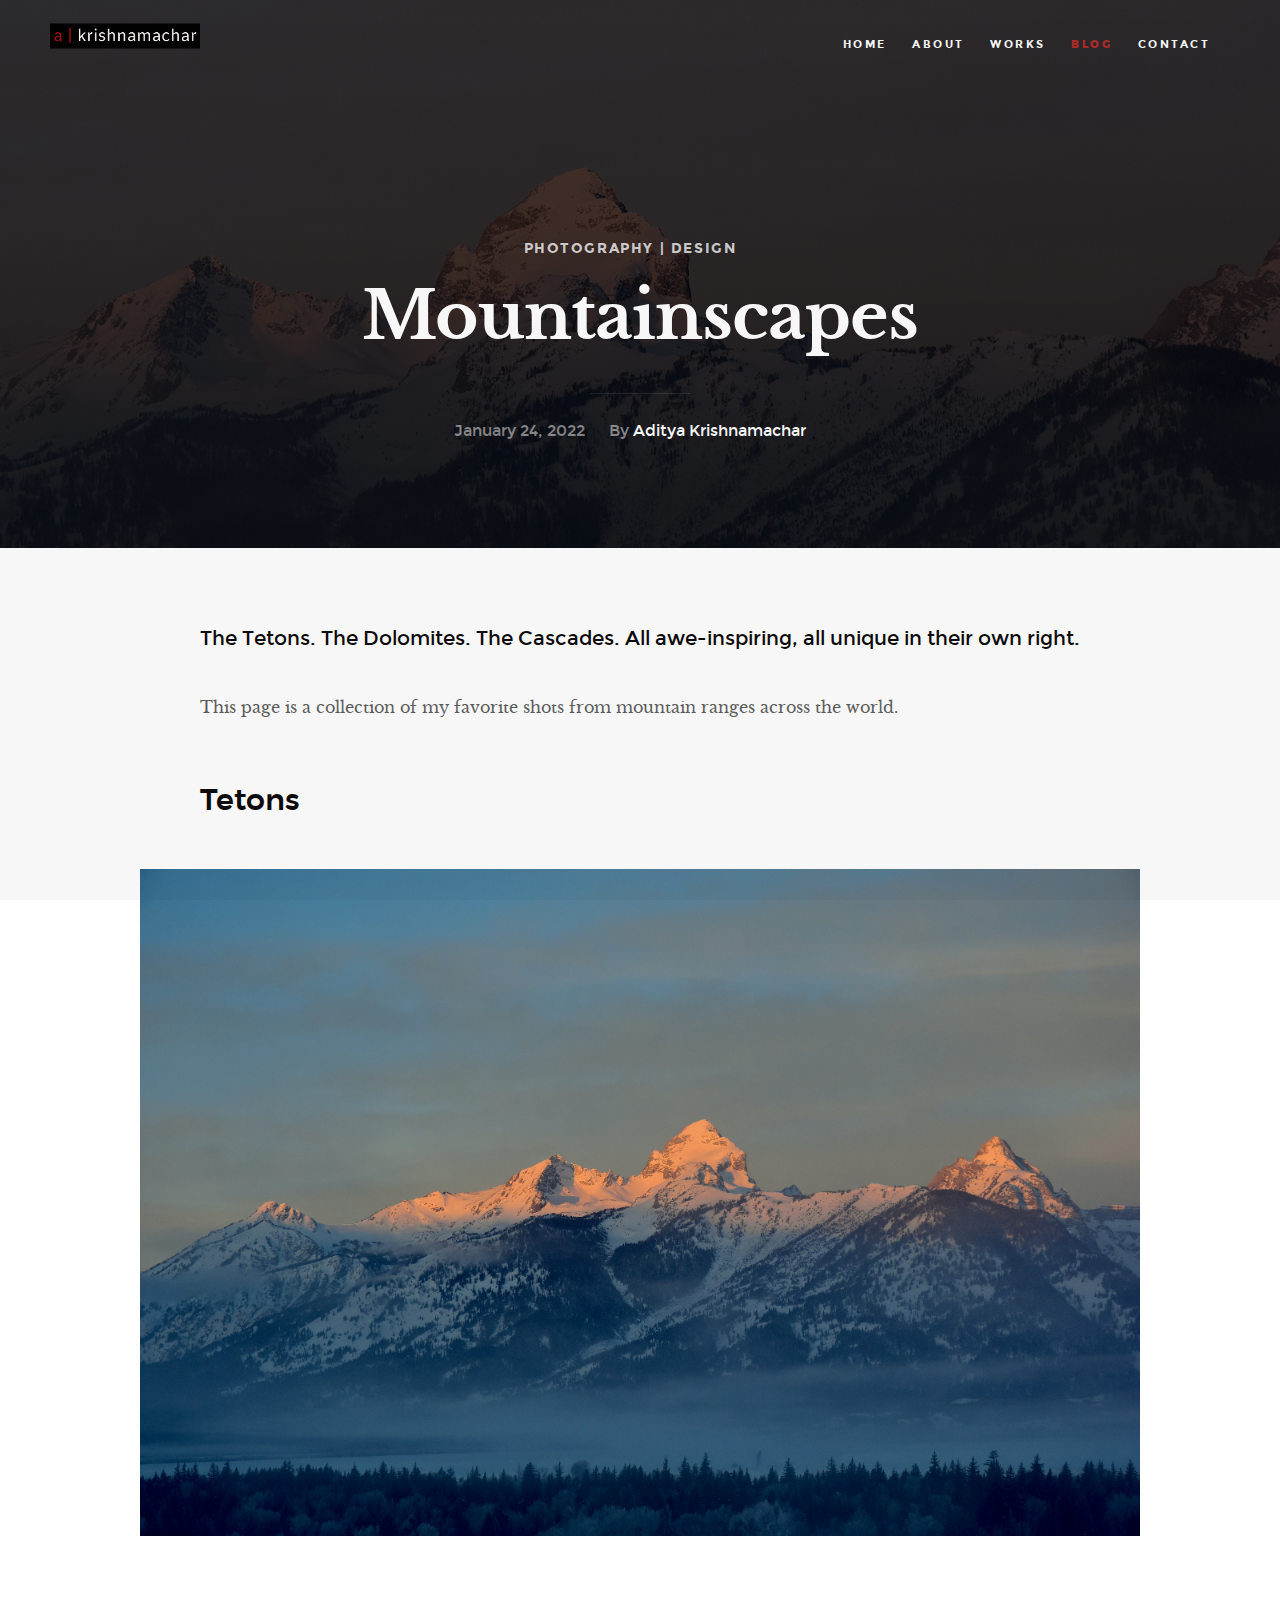
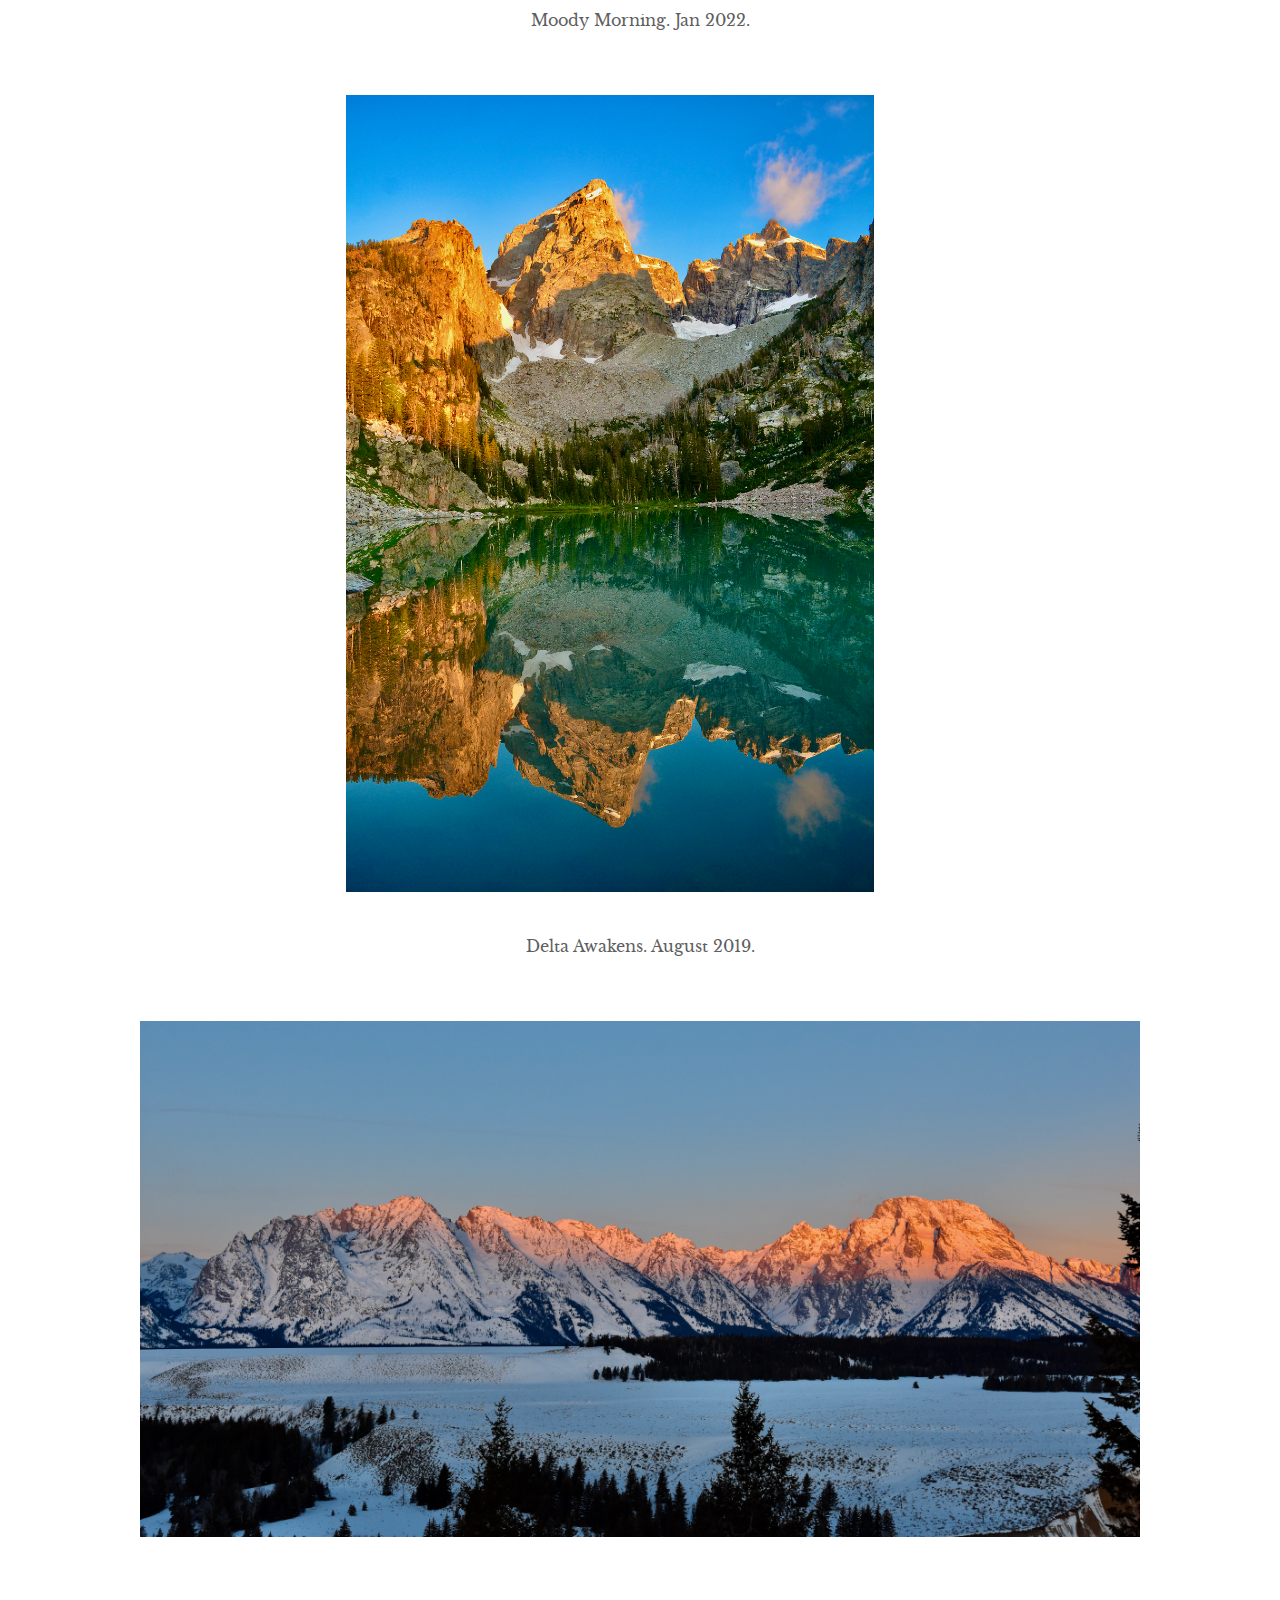
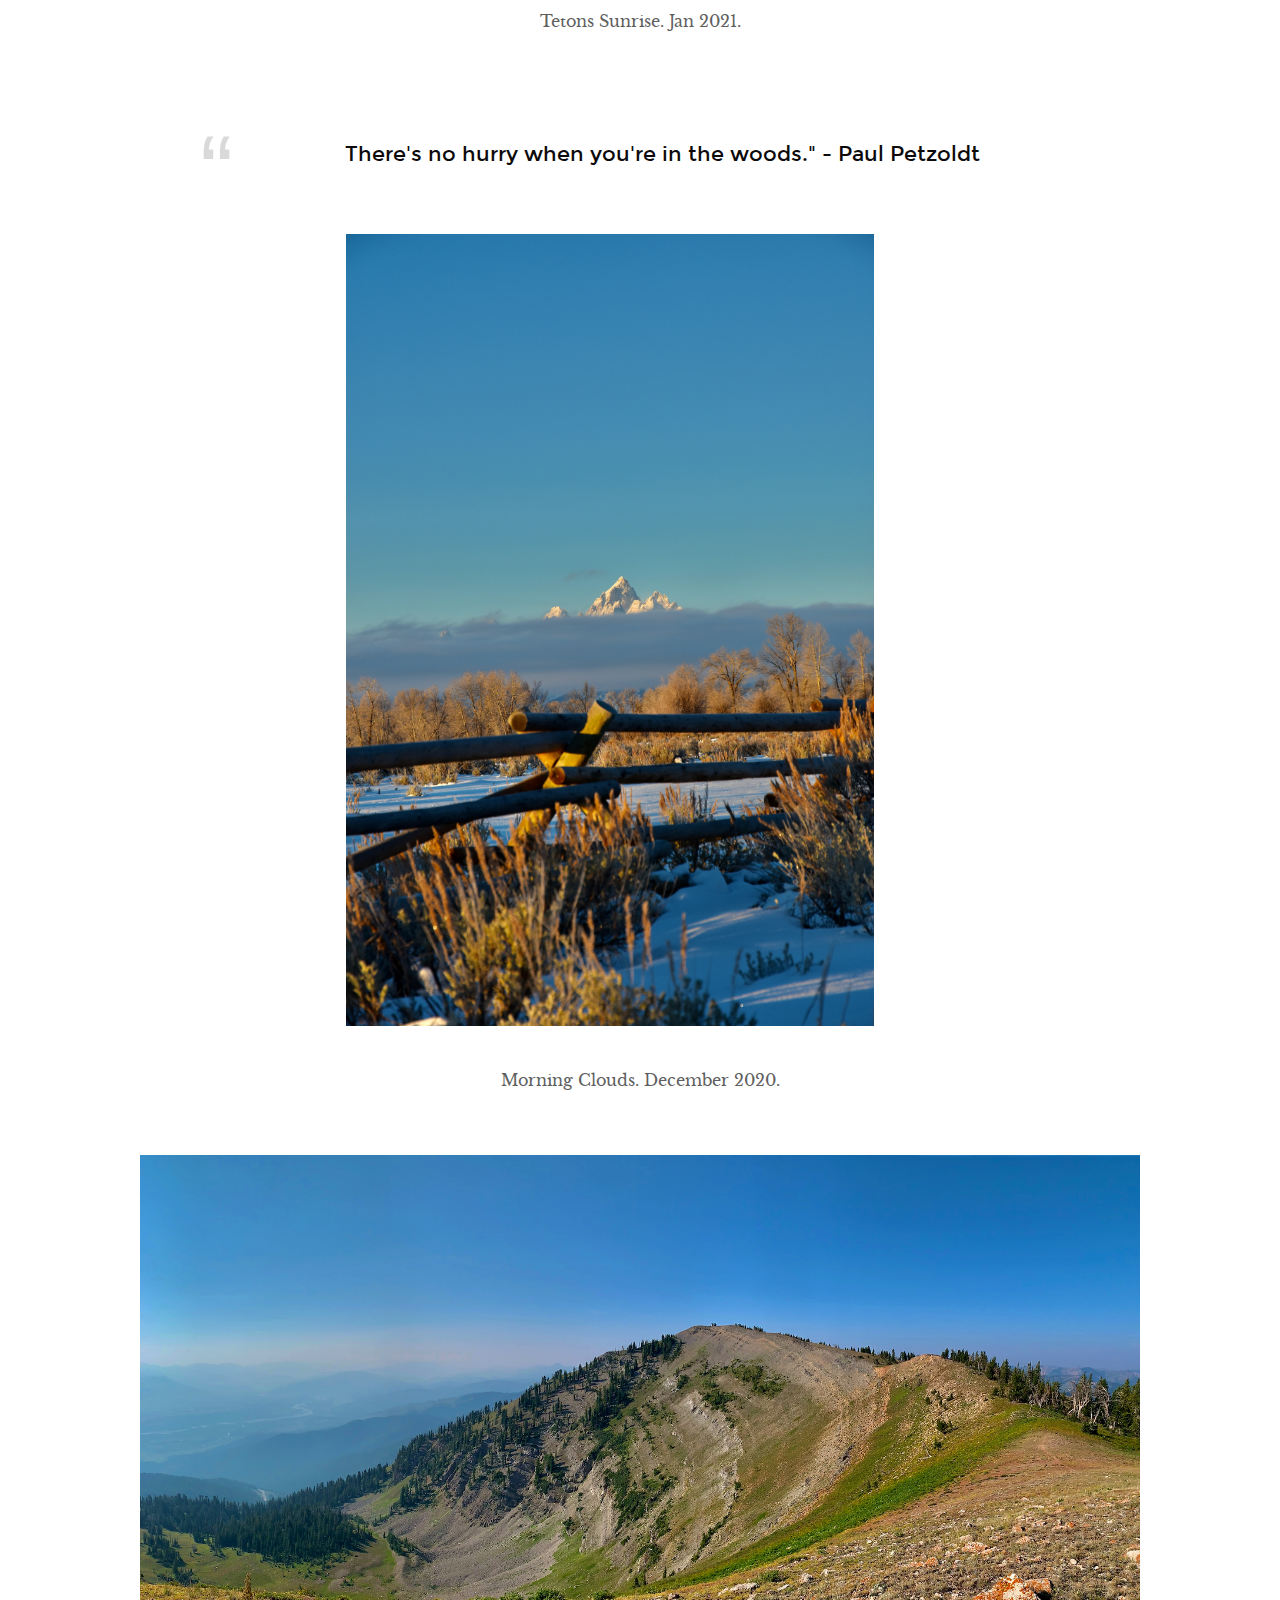
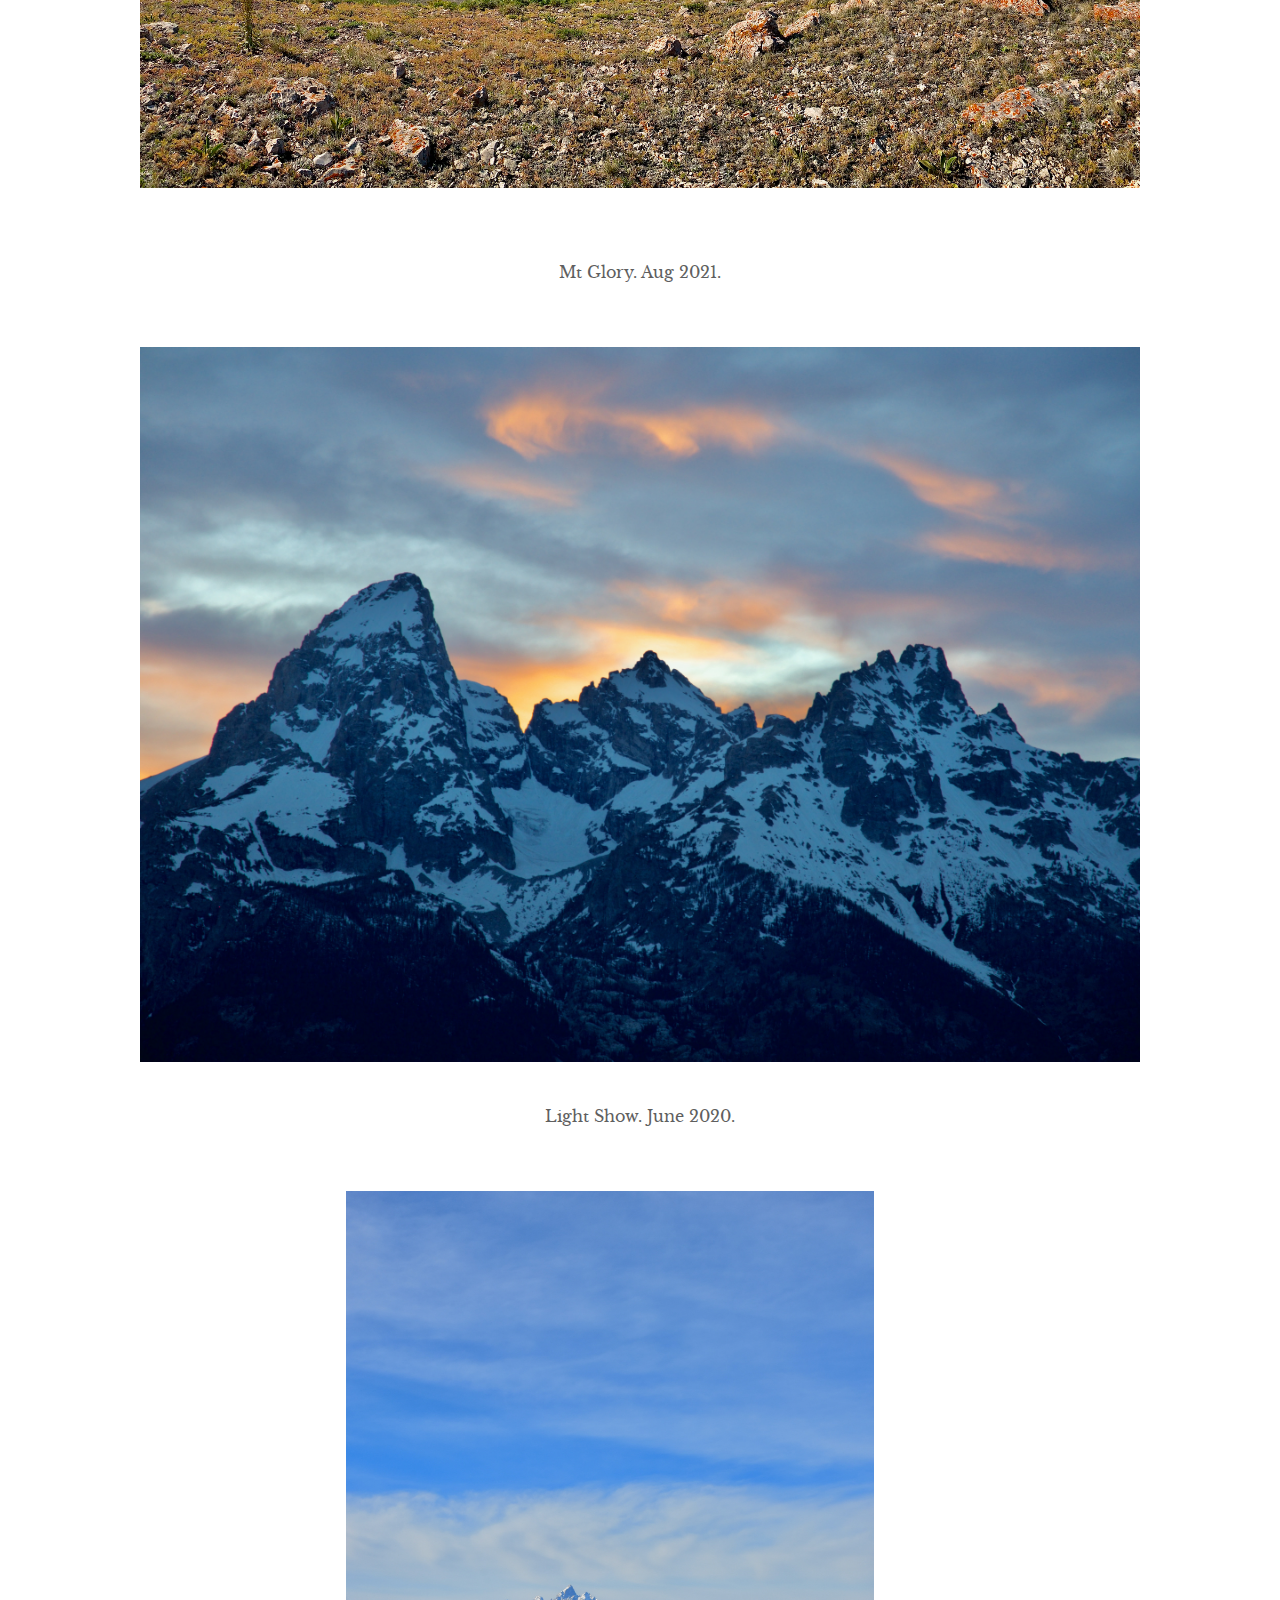
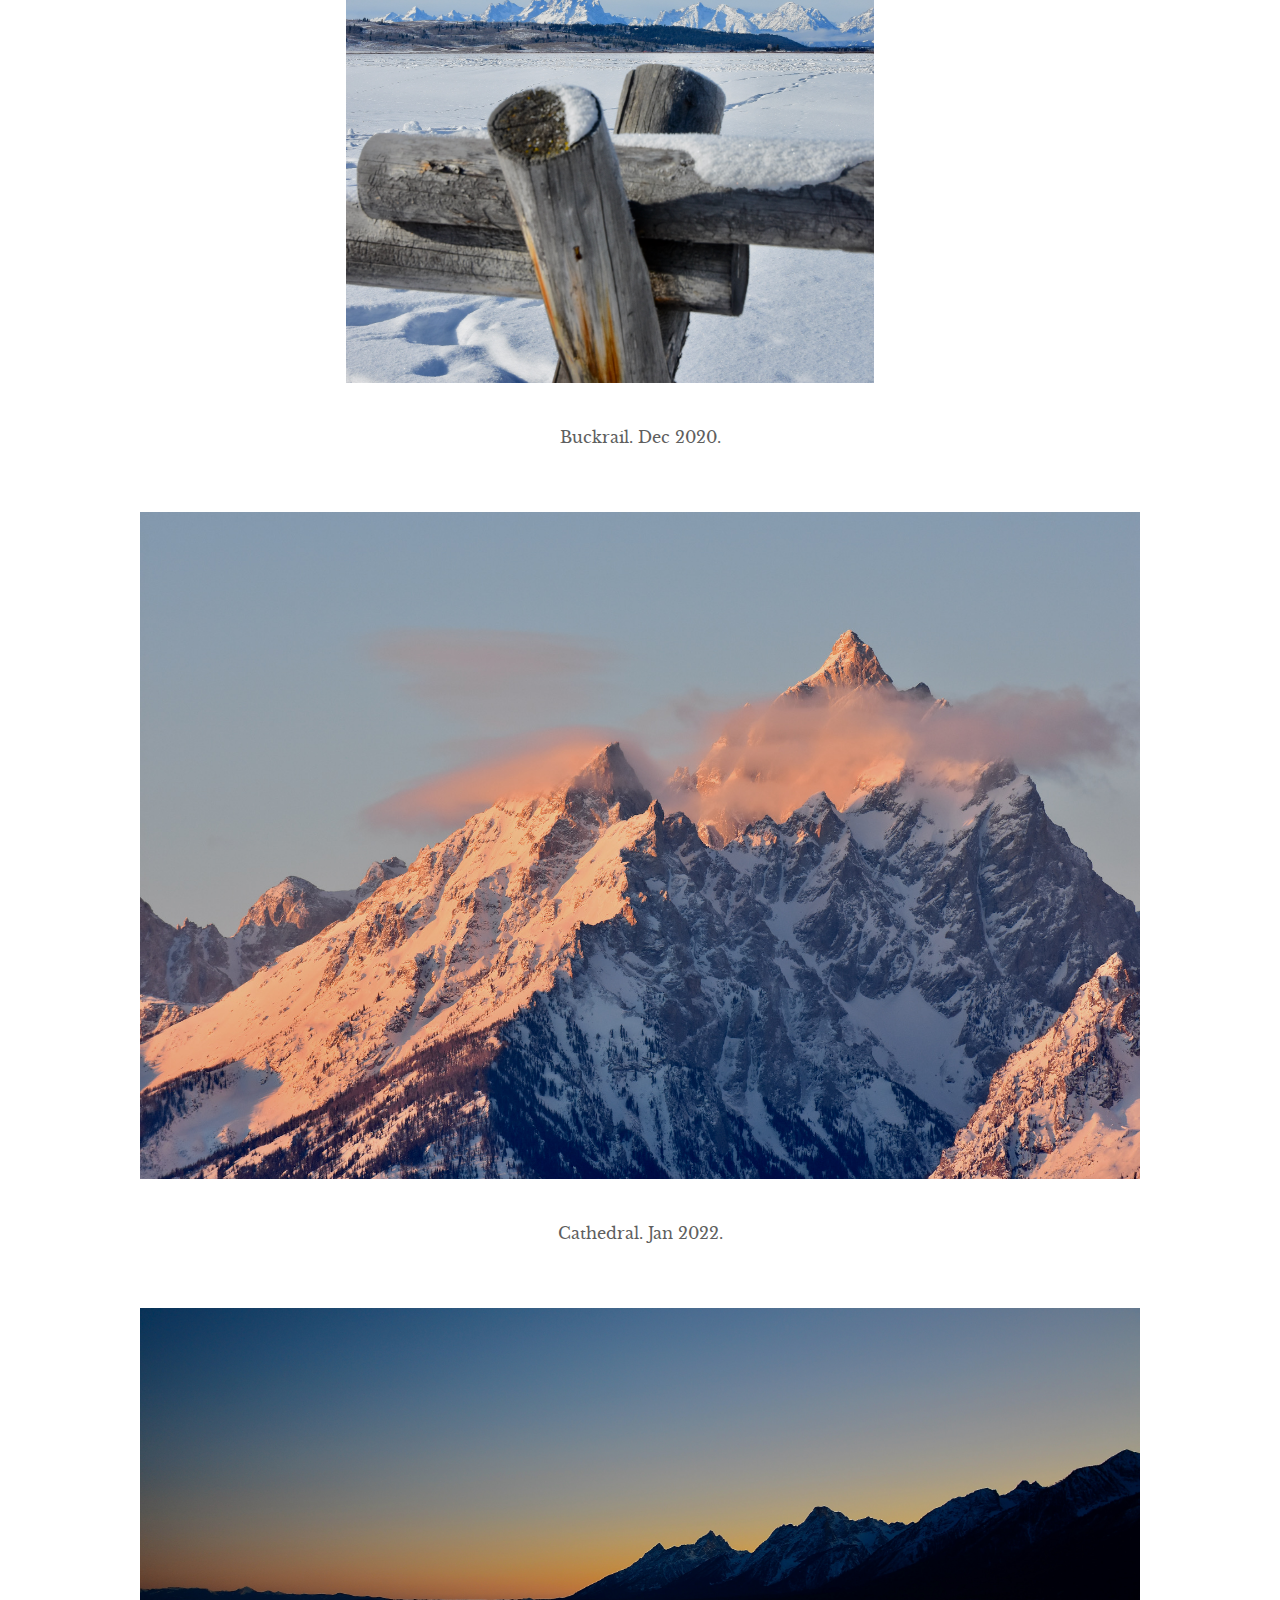
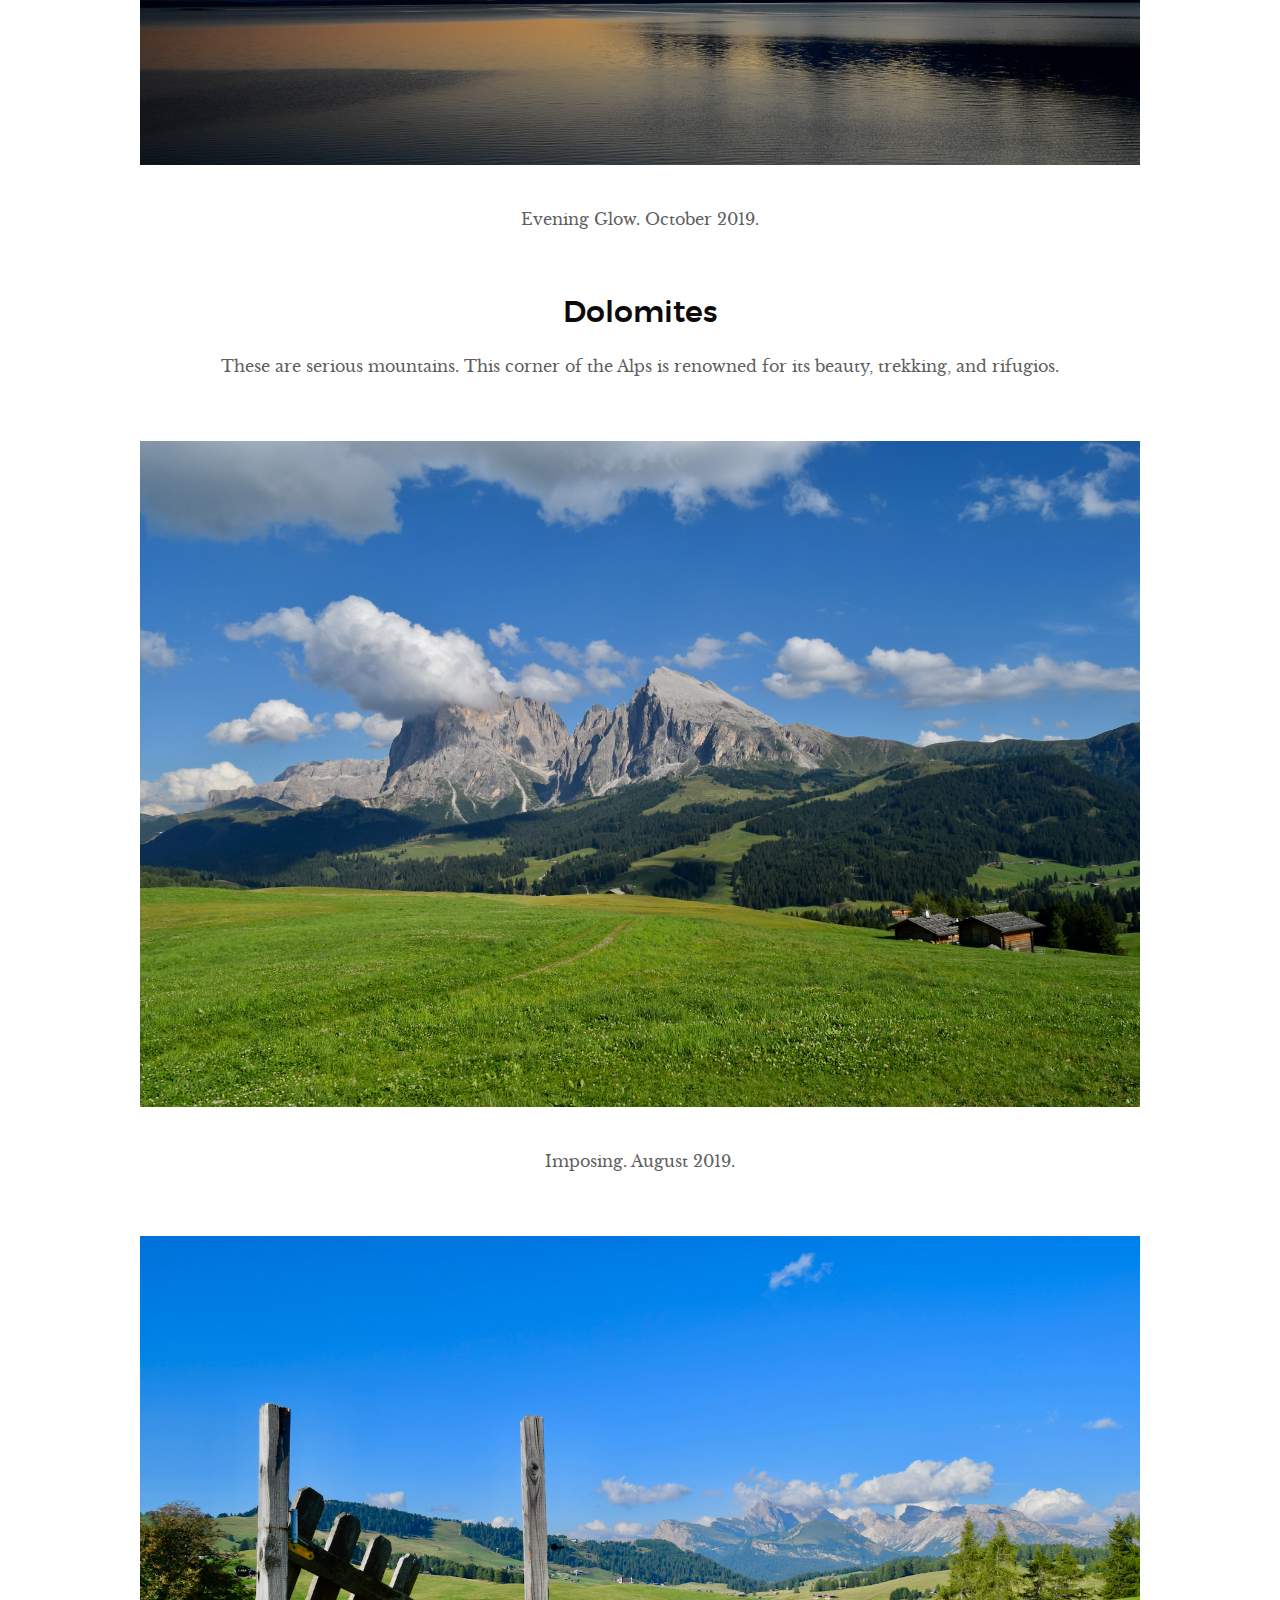
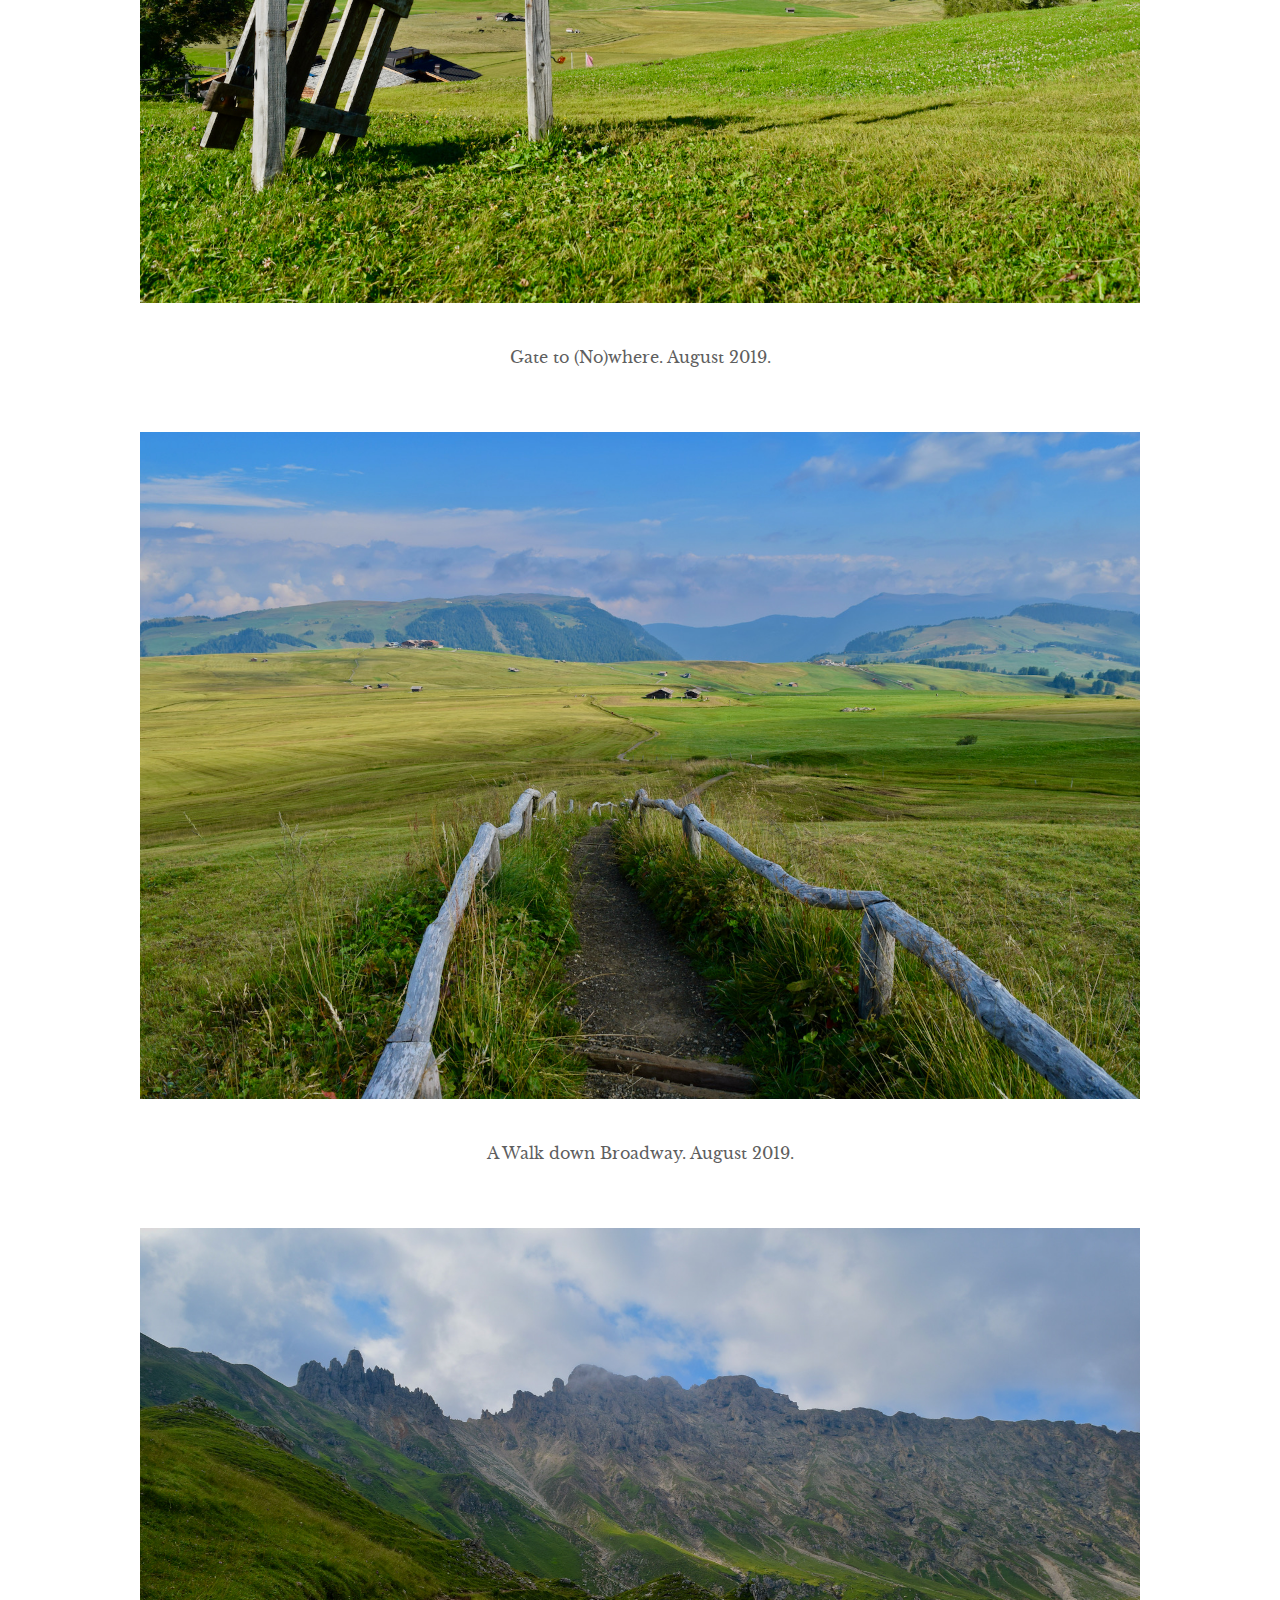
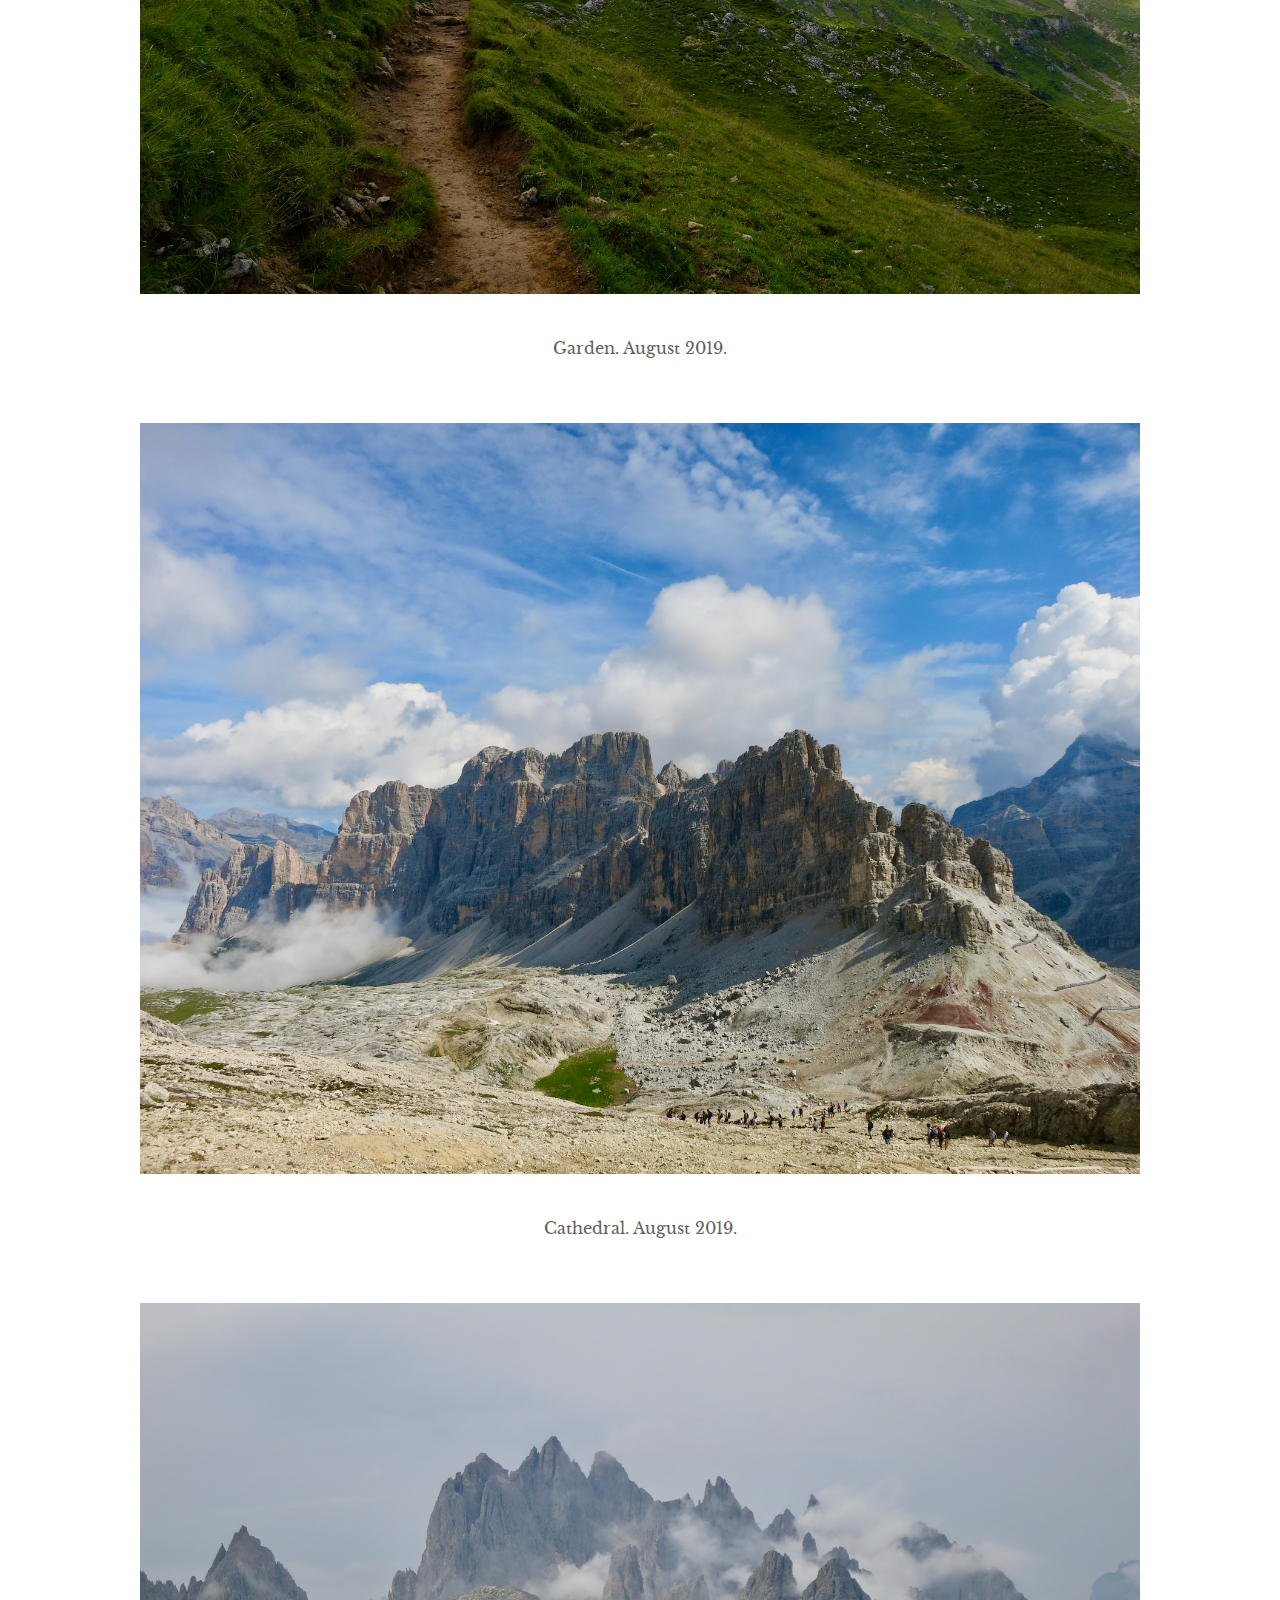
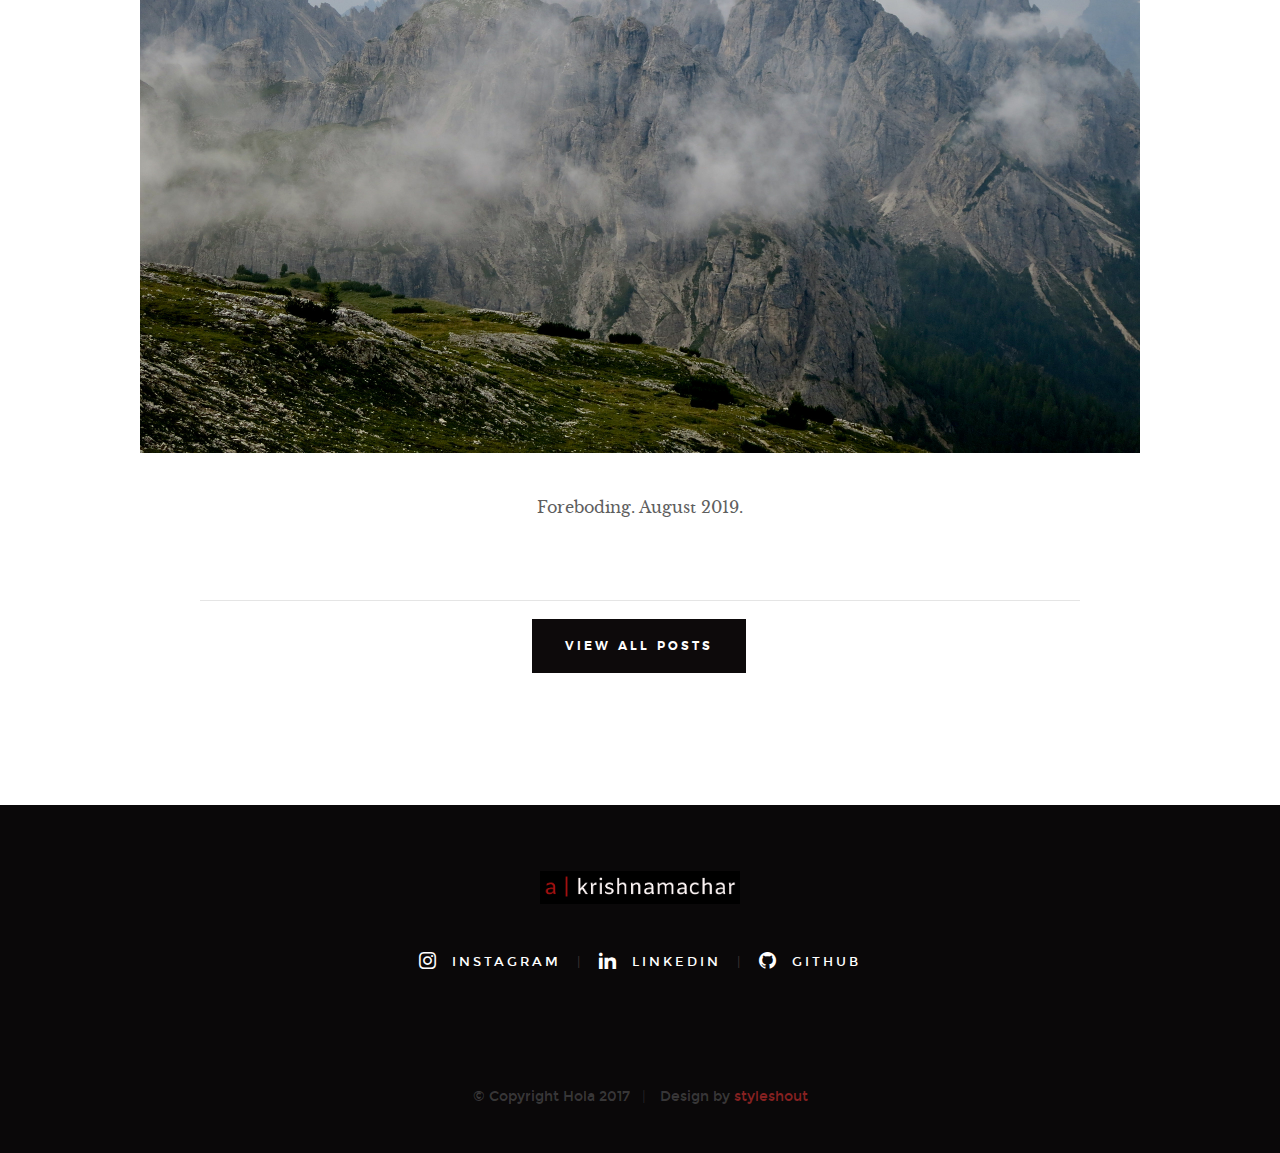
<file: blog-landscape.html>
<!DOCTYPE html>
<!--[if lt IE 9 ]><html class="no-js oldie" lang="en"> <![endif]-->
<!--[if IE 9 ]><html class="no-js oldie ie9" lang="en"> <![endif]-->
<!--[if (gte IE 9)|!(IE)]><!-->
<html class="no-js" lang="en">
<!--<![endif]-->

<head>

    <!--- basic page needs
    ================================================== -->
    <meta charset="utf-8">
    <title>Landscape Photos</title>
    <meta name="description" content="">
    <meta name="author" content="">

    <!-- mobile specific metas
    ================================================== -->
    <meta name="viewport" content="width=device-width, initial-scale=1">

    <!-- CSS
    ================================================== -->
    <link rel="stylesheet" href="css/base.css">
    <link rel="stylesheet" href="css/vendor.css">
    <link rel="stylesheet" href="css/main.css">

    <!-- script
    ================================================== -->
    <script src="js/modernizr.js"></script>
    <script src="js/pace.min.js"></script>

    <!-- favicons
    ================================================== -->
    <link rel="shortcut icon" href="favicon.ico" type="image/x-icon">
    <link rel="icon" href="favicon.ico" type="image/x-icon">

</head>


<body id="top">

    <!-- header
    ================================================== -->
    <header class="s-header">

        <div class="header-logo">
            <a class="site-logo" href="index.html"><img src="images/akname.png" alt="Homepage"></a>
        </div>

        <nav class="header-nav-wrap">
            <ul class="header-nav">
                <li><a href="index.html#home" title="home">Home</a></li>
                <li><a href="index.html#about" title="about">About</a></li>
                <li><a href="index.html#works" title="works">Works</a></li>
                <li class="current"><a href="blog.html" title="blog">Blog</a></li>
                <li><a href="index.html#contact" title="contact">Contact</a></li>
            </ul>
        </nav>

        <a class="header-menu-toggle" href="#0"><span>Menu</span></a>

    </header> <!-- end s-header -->


    <article class="blog-single">

        <!-- page header/blog hero
        ================================================== -->
        <div class="page-header page-header--single page-hero" style="background-image:url(images/blog/blog-buck0116.jpeg)">

            <div class="row page-header__content narrow">
                <article class="col-full">
                    <div class="page-header__info">
                        <div class="page-header__cat">
                          Photography | Design
                        </div>
                    </div>
                    <h1 class="page-header__title">
                        <a href="#0" title="">
                          Mountainscapes
                        </a>
                    </h1>
                    <ul class="page-header__meta">
                        <li class="date">January 24, 2022</li>
                        <li class="author">
                            By
                            <span>Aditya Krishnamachar</span>
                        </li>
                    </ul>

                </article>
            </div>

        </div> <!-- end page-header -->

        <div class="row blog-content">
            <div class="col-full blog-content__main">

                <p class="lead">
                  The Tetons. The Dolomites. The Cascades. All awe-inspiring, all unique in their own right.
                </p>

                <p>This page is a collection of my favorite shots from mountain ranges across the world.
                </p>

                <h2>Tetons</h2>
                <p>
                <img src="images/mountains/AK1_8637.jpeg" alt="">
                <center>Moody Morning. Jan 2022.
                </p>

                <p>
                <img src="images/mountains/DSC_9618.jpeg" width="60%" alt="">
                <br>
                Delta Awakens. August 2019.
                </p>


                <p>
                <img src="images/mountains/AK1_8010.jpeg" alt="">
                <center>Tetons Sunrise. Jan 2021.
                </p>
                <br>
                <blockquote>
                  <p>There's no hurry when you're in the woods." - Paul Petzoldt
                  </p>
                </blockquote>

                <p>
                <img src="images/mountains/AK1_7939.jpeg" width="60%" alt="">
                <br>
                Morning Clouds. December 2020.
                </p>

                  <p>
                  <img src="images/mountains/IMG_2521.jpeg" alt="">
                  <center>Mt Glory. Aug 2021.
                  </p>

                  <p>
                  <img src="images/mountains/AK1_7172.jpeg" alt="">
                  <br>
                  Light Show. June 2020.
                  </p>

                  <p>
                  <center><img src="images/mountains/AK1_7892.jpeg" width="60%" alt="">
                    <br>
                  Buckrail. Dec 2020.
                  </p>

                  <p>
                  <center><img src="images/mountains/AK1_8829.jpeg">
                  Cathedral. Jan 2022.
                  </p>

                  <p>
                  <img src="images/mountains/DSC_0049.jpeg" alt="">
                  <br>
                  Evening Glow. October 2019.
                  </p>



                  <h2>Dolomites</h2>

                  <p>These are serious mountains. This corner of the Alps
                    is renowned for its beauty, trekking, and rifugios.
                  </p>

                  <p>
                  <img src="images/mountains/DSC_3910.jpeg" alt="">
                  <br>
                  Imposing. August 2019.
                  </p>

                  <p>
                  <img src="images/mountains/DSC_3937.jpeg" alt="">
                  <br>
                  Gate to (No)where. August 2019.
                  </p>

                  <p>
                  <img src="images/mountains/DSC_3954.jpeg" alt="">
                  <br>
                  A Walk down Broadway. August 2019.
                  </p>

                  <p>
                  <img src="images/mountains/DSC_3965.jpeg" alt="">
                  <br>
                  Garden. August 2019.
                  </p>

                  <p>
                  <img src="images/mountains/IMG_3704.jpeg" alt="">
                  <br>
                  Cathedral. August 2019.
                  </p>

                  <p>
                  <img src="images/mountains/IMG_3738.jpeg" alt="">
                  <br>
                  Foreboding. August 2019.
                  </p>

                  <div class="blog-content__pagenav">
                          <a href="blog.html" class="btn btn--primary">
                              View All Posts
                          </a>
                  </div>

            </div><!-- end blog-content__main -->
        </div> <!-- end blog-content -->

    </article>


    <!-- footer
    ================================================== -->
    <footer>
            <div class="row">
                <div class="col-full">

                    <div class="footer-logo">
                        <a class="footer-site-logo" href="#0"><img src="images/akname.png" alt="Homepage"></a>
                    </div>

                    <ul class="footer-social">
                        <!-- <li><a href="https://www.facebook.com/">
                            <i class="im im-facebook" aria-hidden="true"></i>
                            <span>Facebook</span>
                        </a></li> -->
                        <li><a href="https://www.instagram.com/a.krishnamachar/">
                            <i class="im im-instagram" aria-hidden="true"></i>
                            <span>Instagram</span>
                        </a></li>
                        <li><a href="https://www.linkedin.com/in/a-krishnamachar/">
                            <i class="im im-linkedin" aria-hidden="true"></i>
                            <span>LinkedIn</span>
                        </a></li>
                        <li><a href="https://github.com/a-krishnamachar">
                            <i class="im im-github" aria-hidden="true"></i>
                            <span>GitHub</span>
                        </a></li>
                    </ul>

                </div>
            </div>

            <div class="row footer-bottom">

                <div class="col-twelve">
                    <div class="copyright">
                        <span>© Copyright Hola 2017</span>
                        <span>Design by <a href="https://www.styleshout.com/">styleshout</a></span>
                    </div>

                    <div class="go-top">
                    <a class="smoothscroll" title="Back to Top" href="#top"><i class="im im-arrow-up" aria-hidden="true"></i></a>
                    </div>
                </div>

            </div> <!-- end footer-bottom -->

        </footer> <!-- end footer -->


        <div id="preloader">
            <div id="loader"></div>
        </div>


        <!-- Java Script
        ================================================== -->
        <script src="js/jquery-3.2.1.min.js"></script>
        <script src="js/plugins.js"></script>
        <script src="js/main.js"></script>

</body>

</html>
</file>
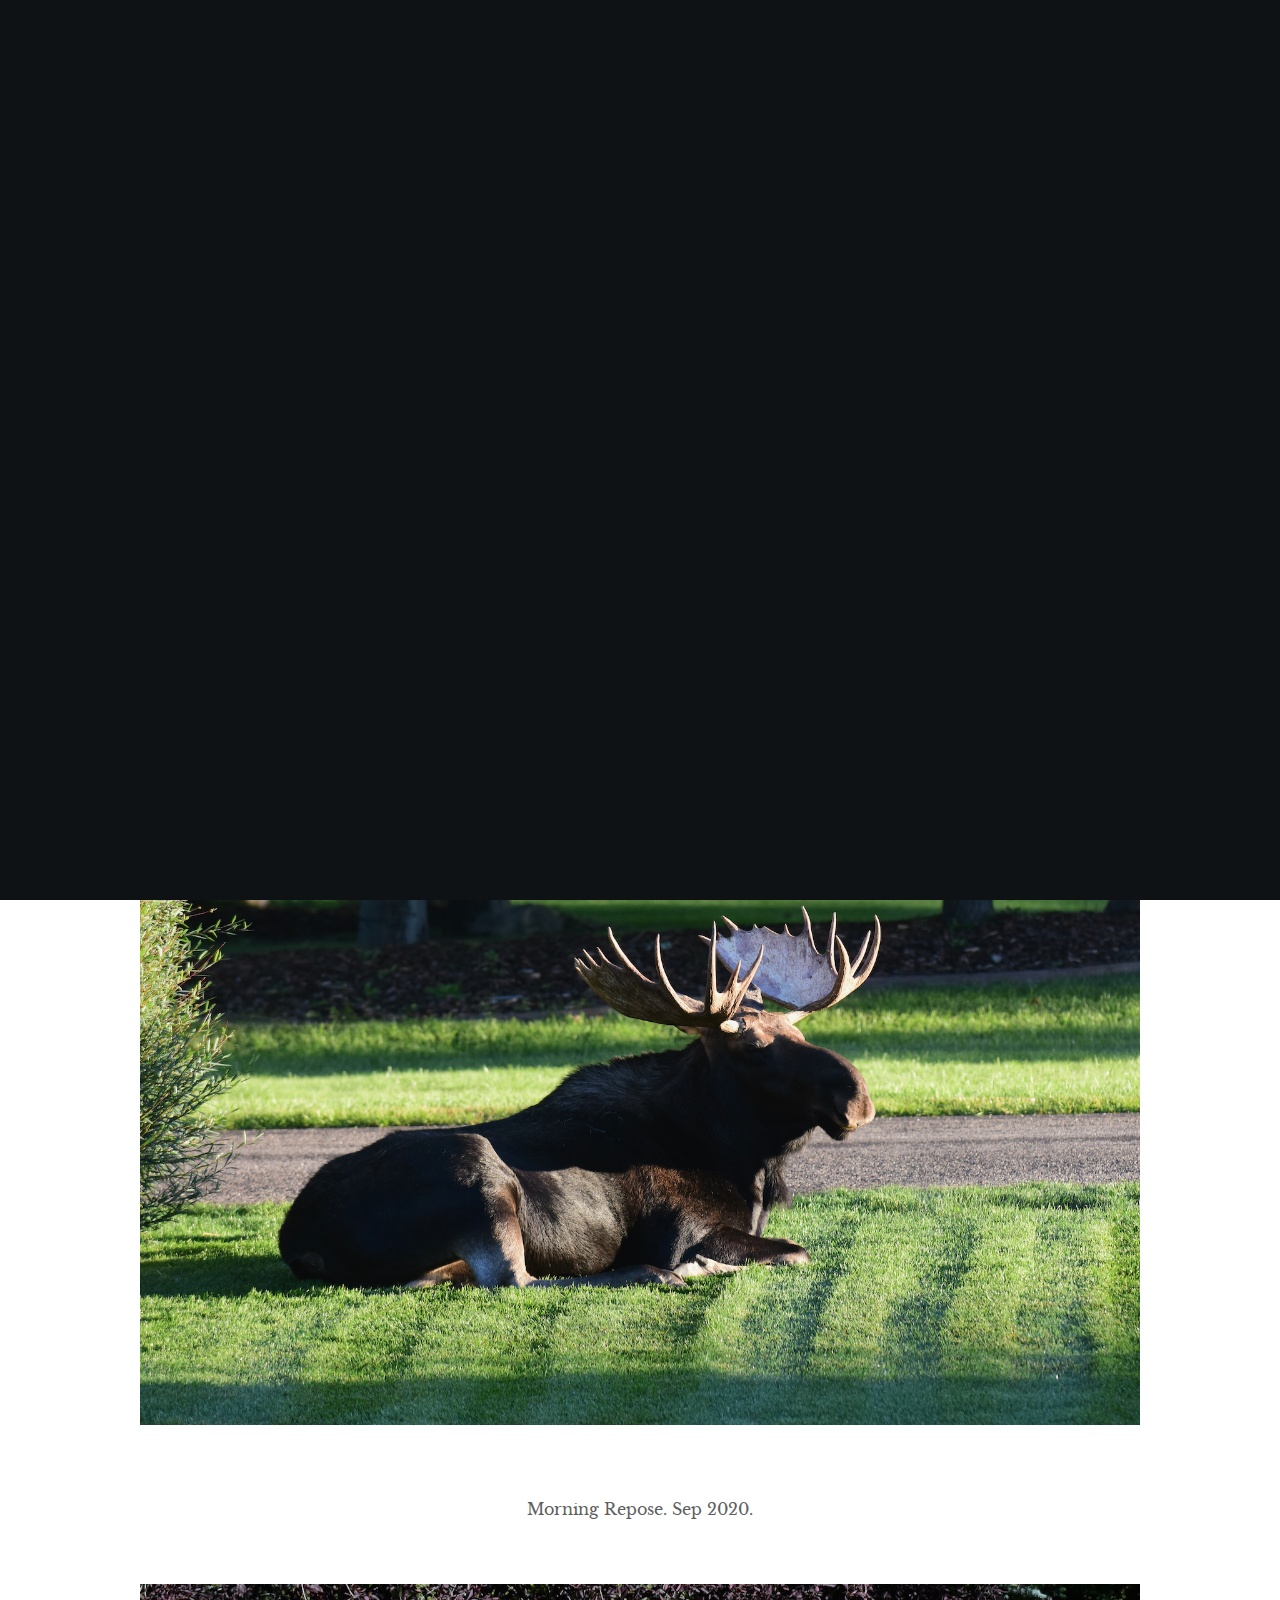
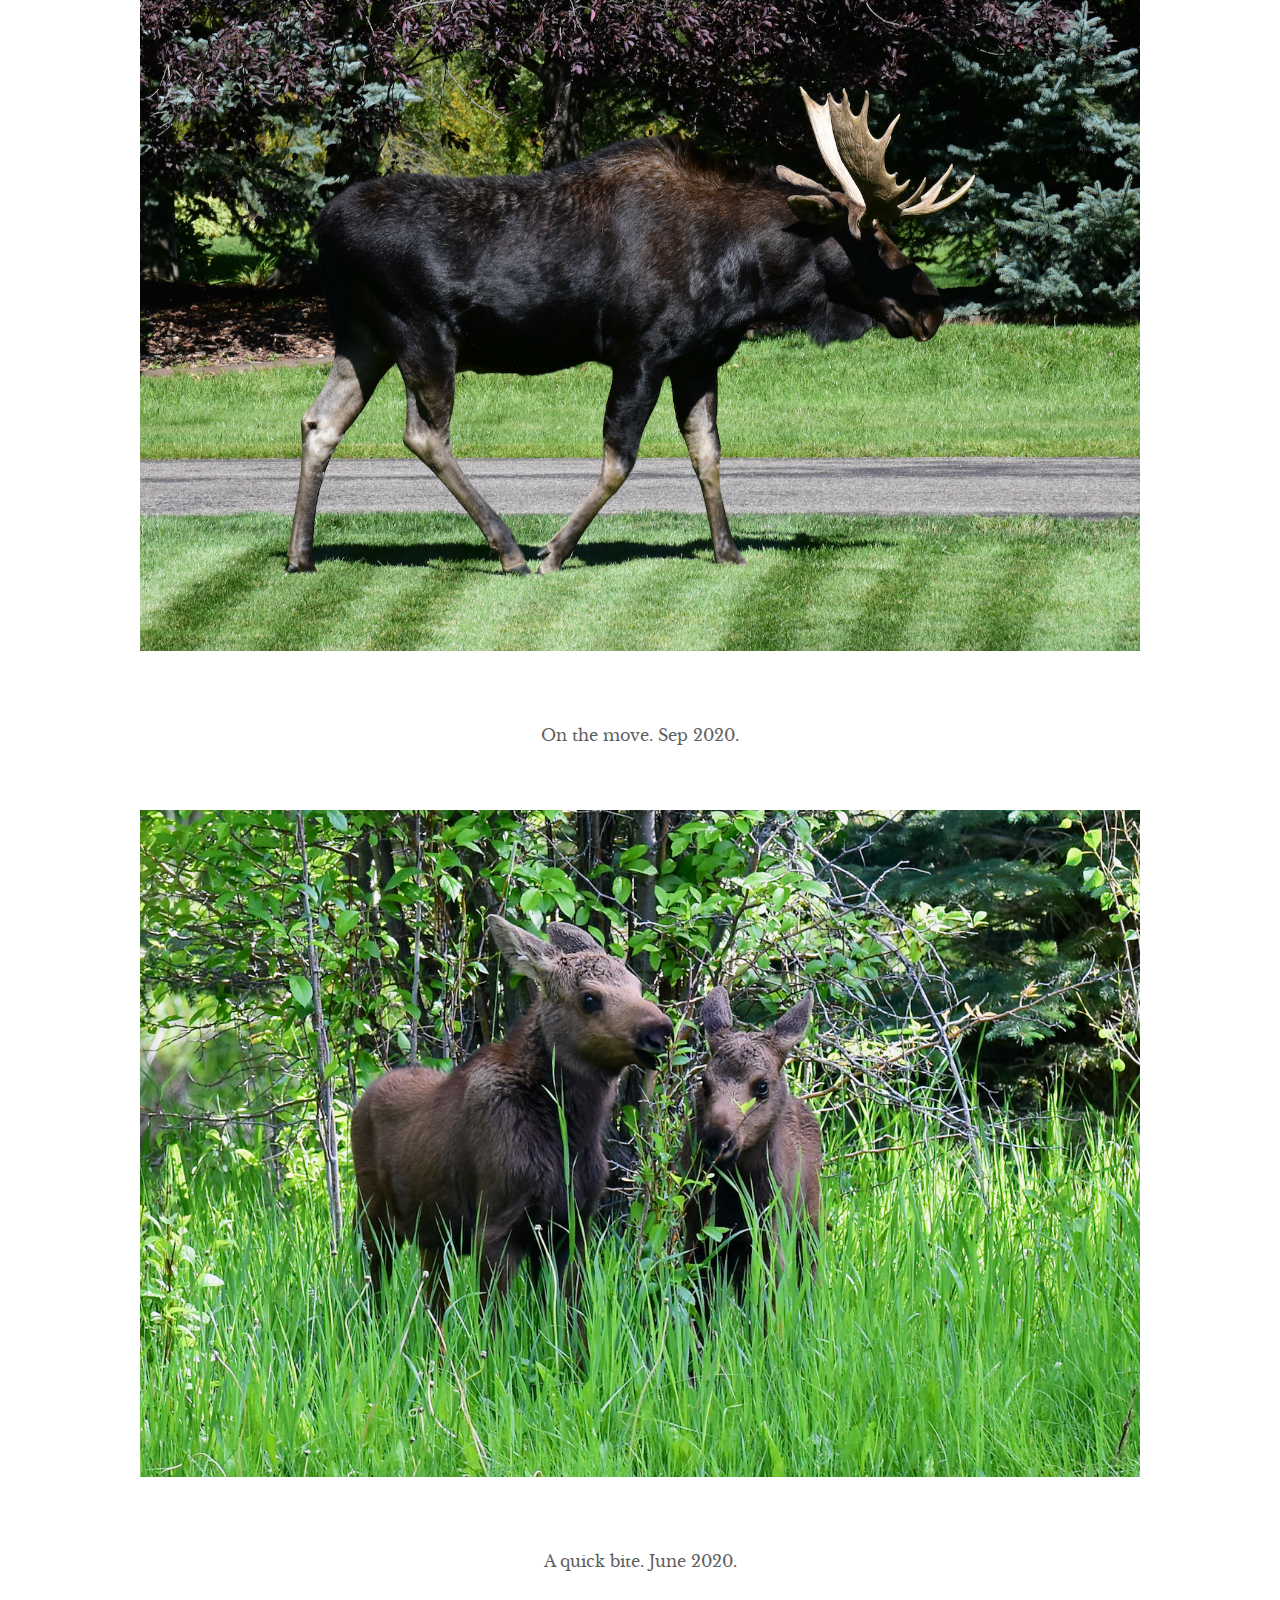
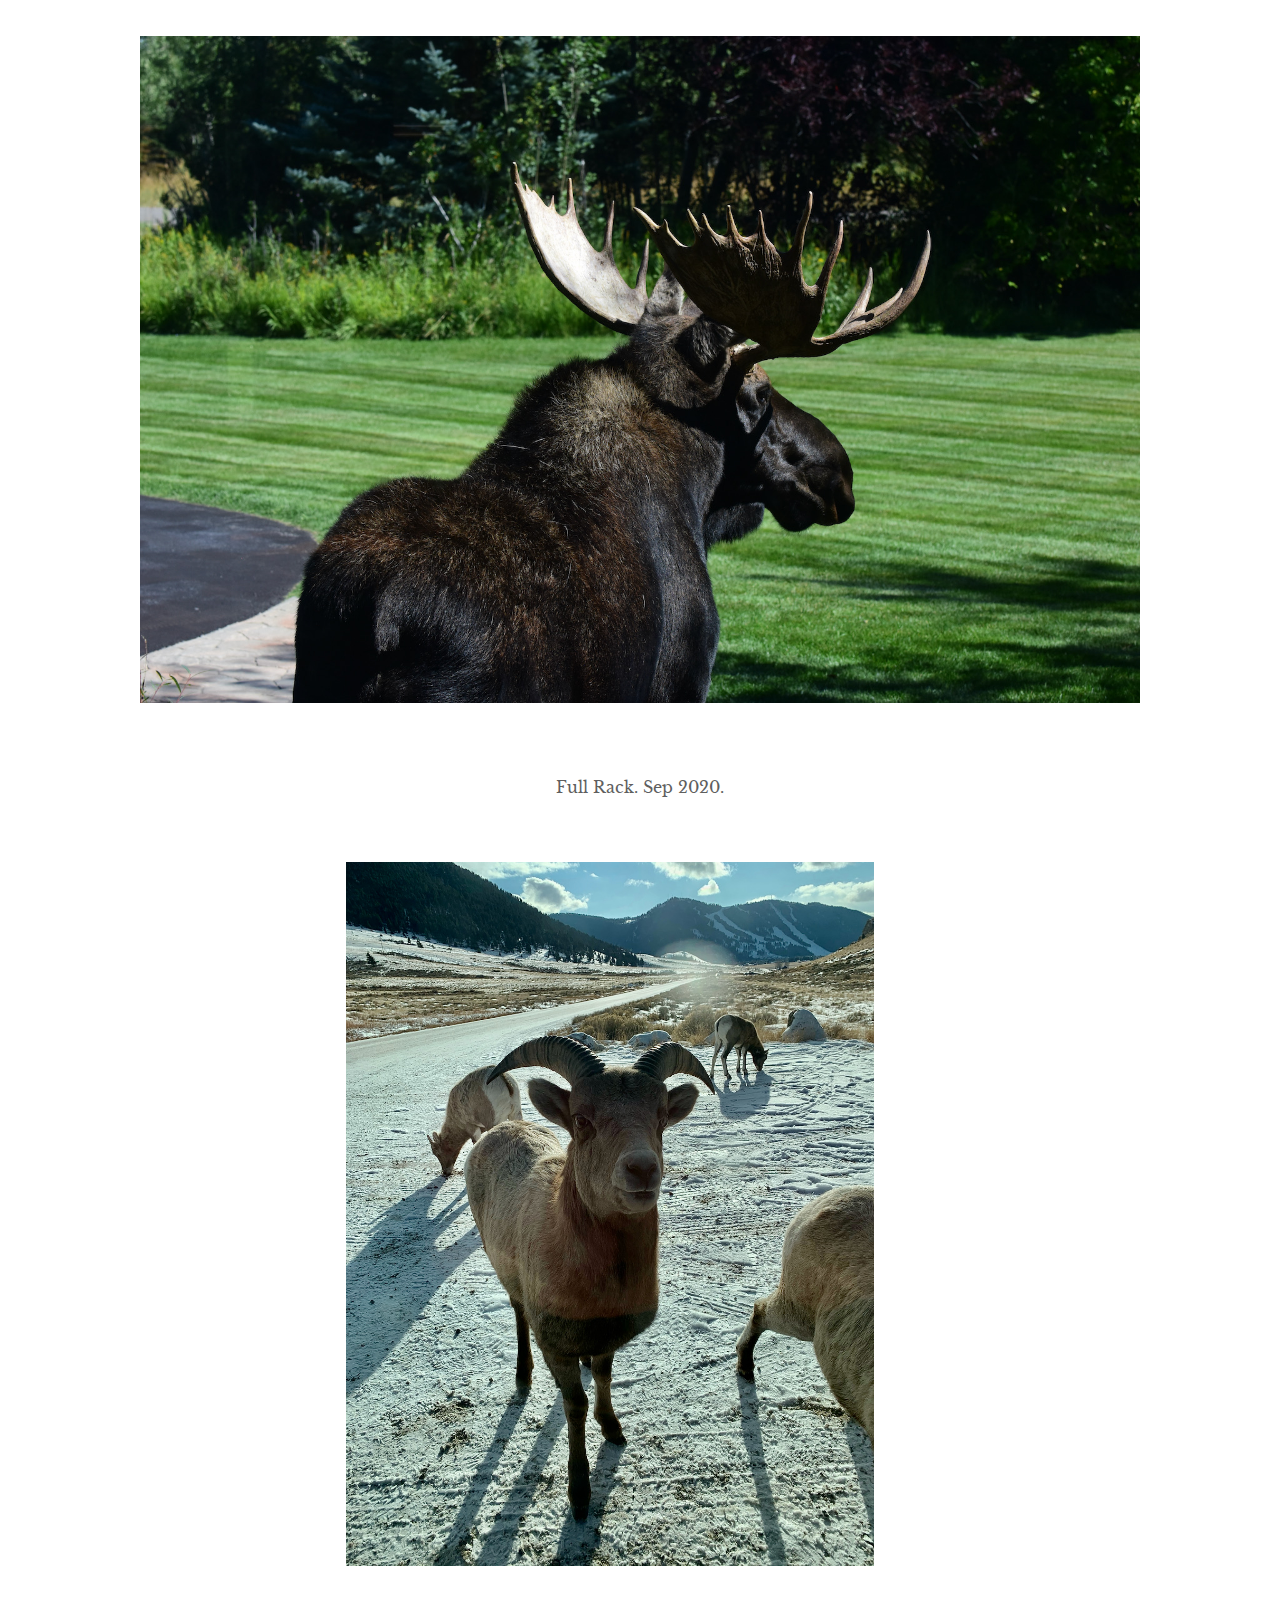
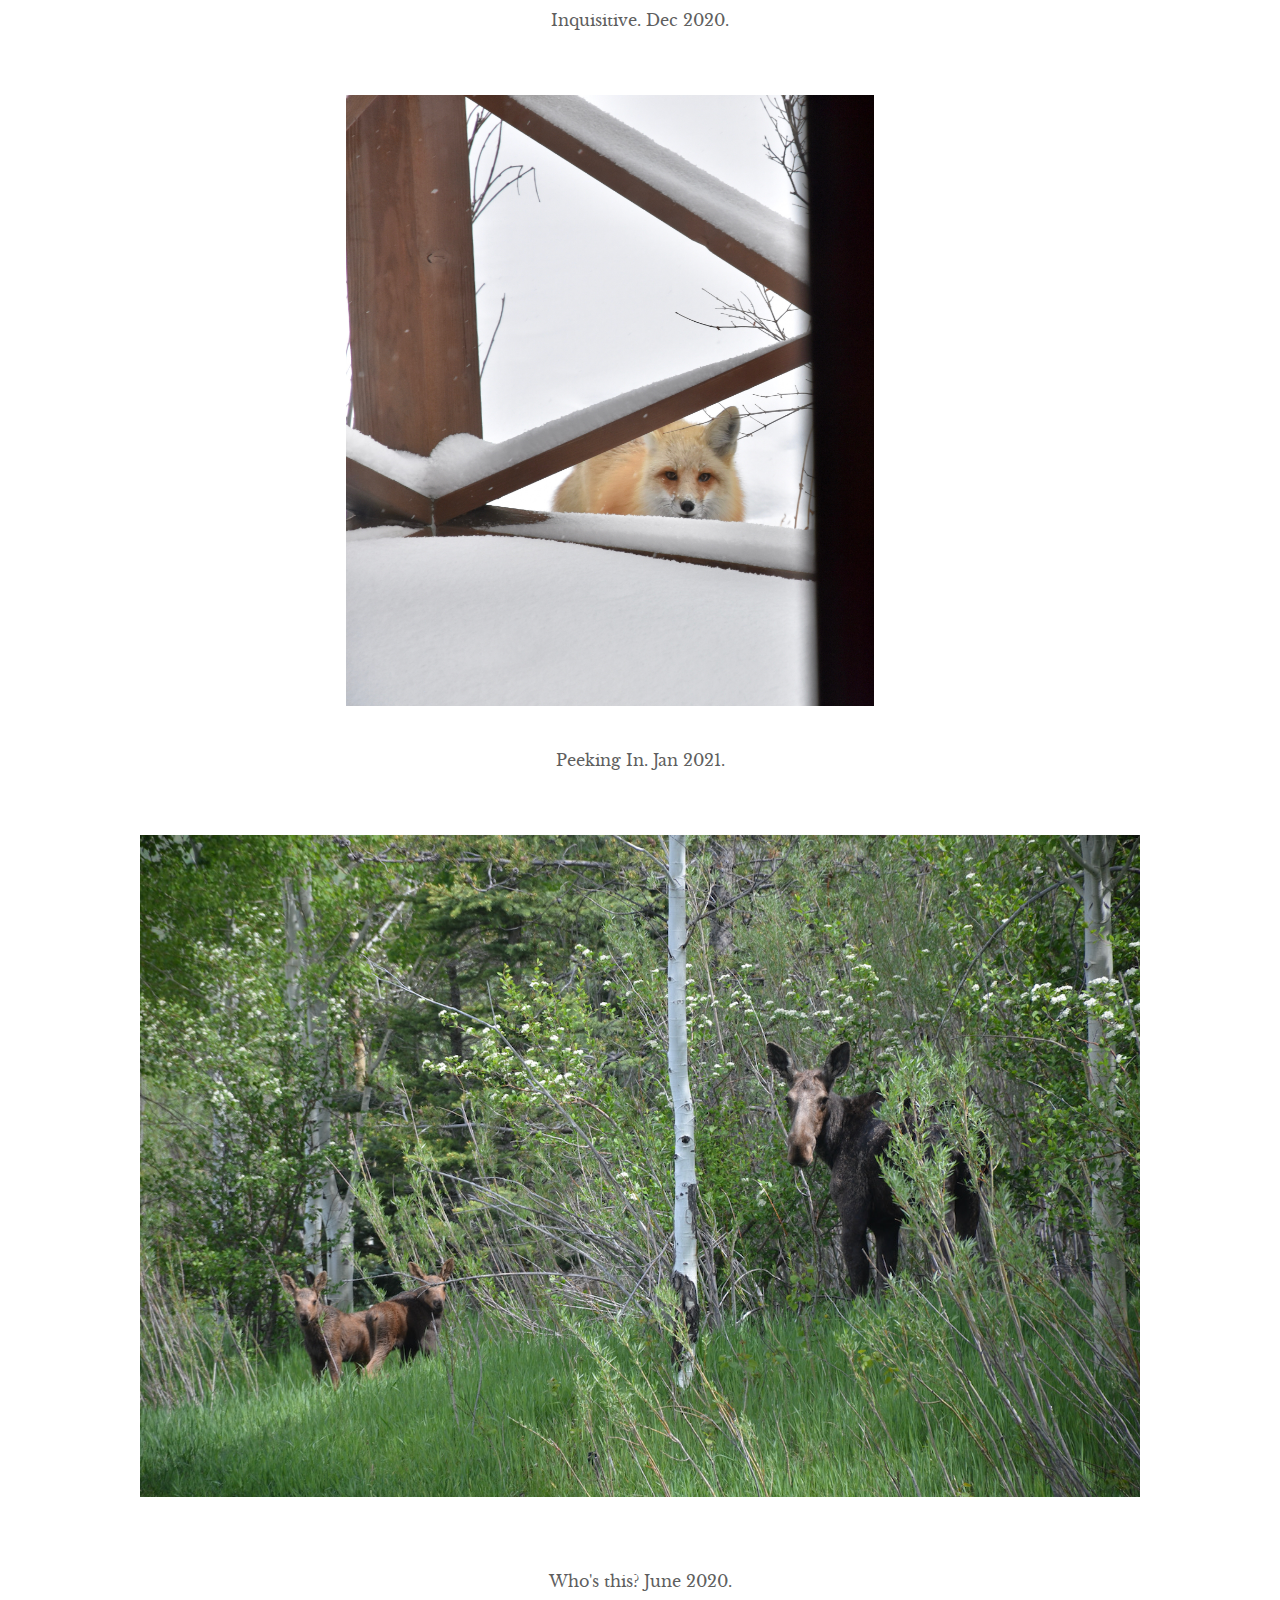
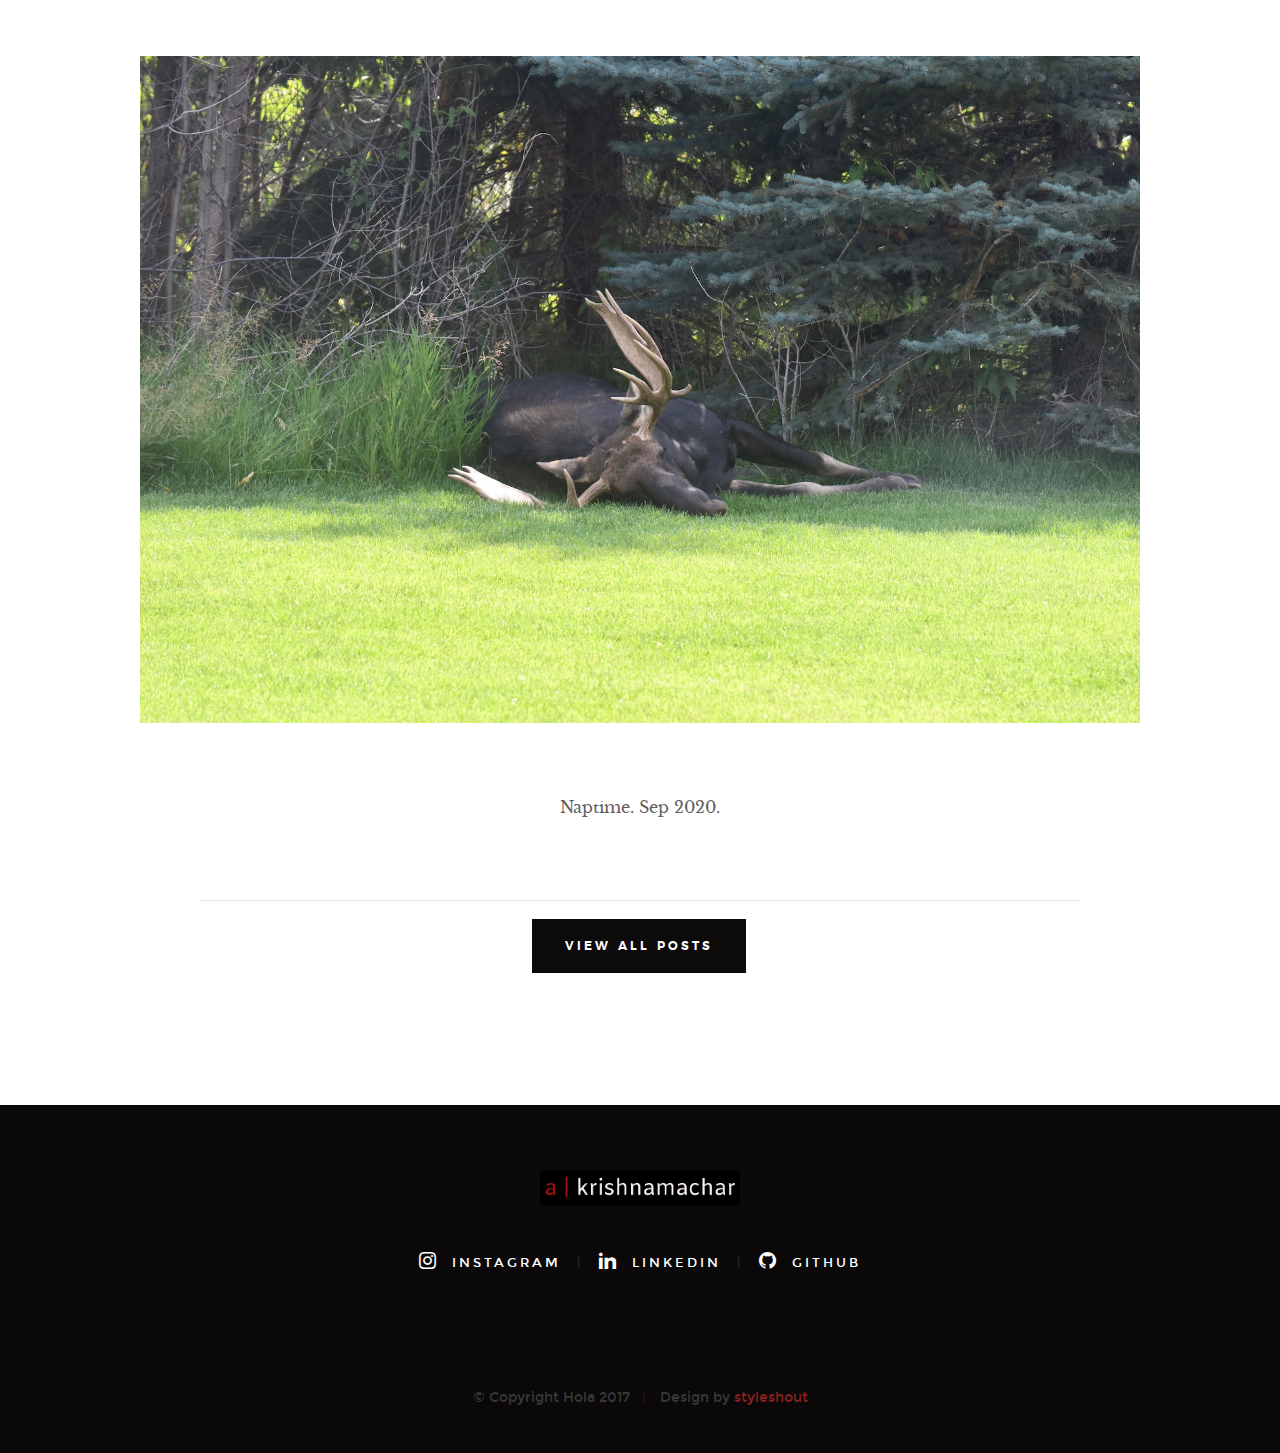
<file: blog-wildlife.html>
<!DOCTYPE html>
<!--[if lt IE 9 ]><html class="no-js oldie" lang="en"> <![endif]-->
<!--[if IE 9 ]><html class="no-js oldie ie9" lang="en"> <![endif]-->
<!--[if (gte IE 9)|!(IE)]><!-->
<html class="no-js" lang="en">
<!--<![endif]-->

<head>

    <!--- basic page needs
    ================================================== -->
    <meta charset="utf-8">
    <title>Wildlife Photos</title>
    <meta name="description" content="">
    <meta name="author" content="">

    <!-- mobile specific metas
    ================================================== -->
    <meta name="viewport" content="width=device-width, initial-scale=1">

    <!-- CSS
    ================================================== -->
    <link rel="stylesheet" href="css/base.css">
    <link rel="stylesheet" href="css/vendor.css">
    <link rel="stylesheet" href="css/main.css">

    <!-- script
    ================================================== -->
    <script src="js/modernizr.js"></script>
    <script src="js/pace.min.js"></script>

    <!-- favicons
    ================================================== -->
    <link rel="shortcut icon" href="favicon.ico" type="image/x-icon">
    <link rel="icon" href="favicon.ico" type="image/x-icon">

</head>


<body id="top">

    <!-- header
    ================================================== -->
    <header class="s-header">

        <div class="header-logo">
            <a class="site-logo" href="index.html"><img src="images/akname.png" alt="Homepage"></a>
        </div>

        <nav class="header-nav-wrap">
            <ul class="header-nav">
                <li><a href="index.html#home" title="home">Home</a></li>
                <li><a href="index.html#about" title="about">About</a></li>
                <li><a href="index.html#works" title="works">Works</a></li>
                <li class="current"><a href="blog.html" title="blog">Blog</a></li>
                <li><a href="index.html#contact" title="contact">Contact</a></li>
            </ul>
        </nav>

        <a class="header-menu-toggle" href="#0"><span>Menu</span></a>

    </header> <!-- end s-header -->


    <article class="blog-single">

        <!-- page header/blog hero
        ================================================== -->
        <div class="page-header page-header--single page-hero" style="background-image:url(images/blog/blog-buck0116.jpeg)">

            <div class="row page-header__content narrow">
                <article class="col-full">
                    <div class="page-header__info">
                        <div class="page-header__cat">
                          Photography | Wildlife
                        </div>
                    </div>
                    <h1 class="page-header__title">
                        <a href="#0" title="">
                          Wildlife
                        </a>
                    </h1>
                    <ul class="page-header__meta">
                        <li class="date">January 18, 2022</li>
                        <li class="author">
                            By
                            <span>Aditya Krishnamachar</span>
                        </li>
                    </ul>

                </article>
            </div>

        </div> <!-- end page-header -->

        <div class="row blog-content">
            <div class="col-full blog-content__main">

                <p class="lead">
                  A bull moose lying at rest. A fox on the lookout. An inquisitive bighorn sheep.
                  Welcome to the wildlife gallery.
                </p>

                <!-- <h2>Moose</h2> -->
                <p>
                <img src="images/animals/AK1_7604.jpeg" alt="">
                <center>Morning Repose. Sep 2020.
                </p>

                <p>
                <img src="images/animals/AK1_7680.jpeg" alt="">
                <center>On the move. Sep 2020.
                </p>

                <p>
                <img src="images/animals/mooseling1.jpeg" alt="">
                <center>A quick bite. June 2020.
                </p>

                <!-- <blockquote>
                  <p>"There's no hurry when you're in the woods." - Paul Petzoldt
                  </p>
                </blockquote> -->

                  <p>
                  <img src="images/animals/AK1_7666.jpeg" alt="">
                  <center>Full Rack. Sep 2020.
                  </p>

                  <p>
                  <center><img src="images/animals/IMG_0601.jpeg" width="60%" alt="">
                    <br>
                  Inquisitive. Dec 2020.
                  </p>

                  <p>
                  <img src="images/animals/AK1_7911.jpeg" width="60%" alt="">
                  <br>
                  Peeking In. Jan 2021.
                  </p>

                  <p>
                  <img src="images/animals/mooseling2.jpeg" alt="">
                  <center>Who's this? June 2020.
                  </p>

                  <p>
                  <img src="images/animals/sleepy.jpeg" alt="">
                  <center>Naptime. Sep 2020.
                  </p>

                  <!-- <h2>Dolomites</h2>

                  <p>
                  <img src="images/.jpeg" alt="">
                  Mt Glory. Aug 2021.
                  </p> -->


                  <div class="blog-content__pagenav">
                          <a href="blog.html" class="btn btn--primary">
                              View All Posts
                          </a>
                  </div>

            </div><!-- end blog-content__main -->
        </div> <!-- end blog-content -->

    </article>


    <!-- footer
    ================================================== -->
    <footer>
            <div class="row">
                <div class="col-full">

                    <div class="footer-logo">
                        <a class="footer-site-logo" href="#0"><img src="images/akname.png" alt="Homepage"></a>
                    </div>

                    <ul class="footer-social">
                        <!-- <li><a href="https://www.facebook.com/">
                            <i class="im im-facebook" aria-hidden="true"></i>
                            <span>Facebook</span>
                        </a></li> -->
                        <li><a href="https://www.instagram.com/a.krishnamachar/">
                            <i class="im im-instagram" aria-hidden="true"></i>
                            <span>Instagram</span>
                        </a></li>
                        <li><a href="https://www.linkedin.com/in/a-krishnamachar/">
                            <i class="im im-linkedin" aria-hidden="true"></i>
                            <span>LinkedIn</span>
                        </a></li>
                        <li><a href="https://github.com/a-krishnamachar">
                            <i class="im im-github" aria-hidden="true"></i>
                            <span>GitHub</span>
                        </a></li>
                    </ul>

                </div>
            </div>

            <div class="row footer-bottom">

                <div class="col-twelve">
                    <div class="copyright">
                        <span>© Copyright Hola 2017</span>
                        <span>Design by <a href="https://www.styleshout.com/">styleshout</a></span>
                    </div>

                    <div class="go-top">
                    <a class="smoothscroll" title="Back to Top" href="#top"><i class="im im-arrow-up" aria-hidden="true"></i></a>
                    </div>
                </div>

            </div> <!-- end footer-bottom -->

        </footer> <!-- end footer -->


        <div id="preloader">
            <div id="loader"></div>
        </div>


        <!-- Java Script
        ================================================== -->
        <script src="js/jquery-3.2.1.min.js"></script>
        <script src="js/plugins.js"></script>
        <script src="js/main.js"></script>

</body>

</html>
</file>
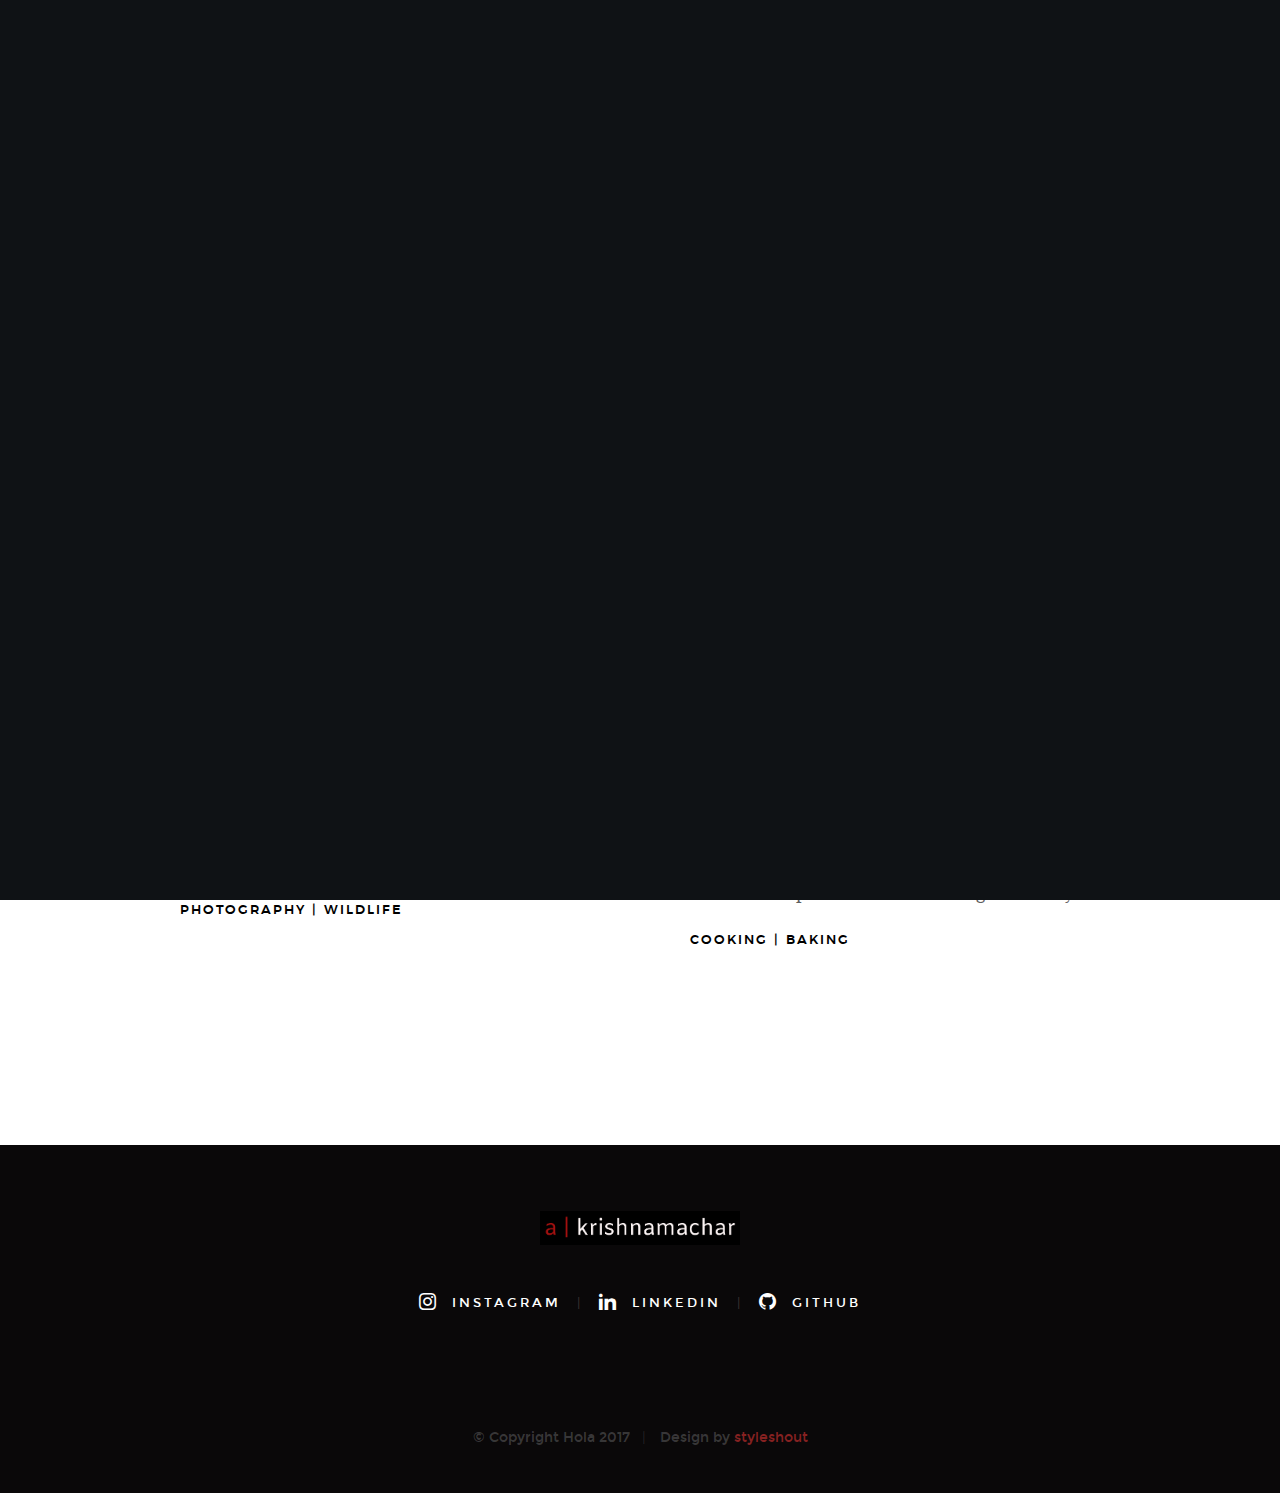
<file: blog.html>
<!DOCTYPE html>
<!--[if lt IE 9 ]><html class="no-js oldie" lang="en"> <![endif]-->
<!--[if IE 9 ]><html class="no-js oldie ie9" lang="en"> <![endif]-->
<!--[if (gte IE 9)|!(IE)]><!-->
<html class="no-js" lang="en">
<!--<![endif]-->

<head>

    <!--- basic page needs
    ================================================== -->
    <meta charset="utf-8">
    <title>Personal Blog</title>
    <meta name="description" content="">
    <meta name="author" content="">

    <!-- mobile specific metas
    ================================================== -->
    <meta name="viewport" content="width=device-width, initial-scale=1">

    <!-- CSS
    ================================================== -->
    <link rel="stylesheet" href="css/base.css">
    <link rel="stylesheet" href="css/vendor.css">
    <link rel="stylesheet" href="css/main.css">

    <!-- script
    ================================================== -->
    <script src="js/modernizr.js"></script>
    <script src="js/pace.min.js"></script>

    <!-- favicons
    ================================================== -->
    <link rel="shortcut icon" href="favicon.ico" type="image/x-icon">
    <link rel="icon" href="favicon.ico" type="image/x-icon">

</head>


<body id="top">

    <!-- header
    ================================================== -->
    <header class="s-header">

        <div class="header-logo">
            <a class="site-logo" href="index.html"><img src="images/akname.png" alt="Homepage"></a>
        </div>

        <nav class="header-nav-wrap">
            <ul class="header-nav">
                <li><a href="index.html#home" title="home">Home</a></li>
                <li><a href="index.html#about" title="about">About</a></li>
                <li><a href="index.html#works" title="works">Works</a></li>
                <li class="current"><a href="blog.html" title="blog">Journal</a></li>
                <li><a href="index.html#contact" title="contact">Contact</a></li>
            </ul>
        </nav>

        <a class="header-menu-toggle" href="#0"><span>Menu</span></a>

    </header> <!-- end s-header -->


    <!-- page header
    ================================================== -->
    <section class="page-header page-hero" style="background-image:url(images/blog/blog-buck0116.jpeg)">

        <div class="row page-header__content">
            <article class="col-full">

                <div class="page-header__info">
                    <div class="page-header__cat">
                        Photography | Design
                    </div>
                    <div class="page-header__date">
                        January 24, 2022
                    </div>
                </div>

                <h1 class="page-header__title">
                    <a href="blog-landscape.html" title="">
                        Mountainscapes
                    </a>
                </h1>
                <p>Compilation of mountain landscapes - Tetons, Dolomites, Cascades, and more. </p>
                <p>
                    <a href="blog-landscape.html" class="btn btn--stroke page-header__btn">Read More</a>
                </p>
            </article>
        </div>

    </section> <!-- end page-header -->


    <!-- blog
    ================================================== -->
    <section class="blog-content-wrap">

        <div class="row blog-content">
            <div class="col-full">

                <div class="blog-list block-1-2 block-tab-full">

                    <article class="col-block">

                        <div class="blog-date">
                            <a href="blog-wildlife.html">January 18, 2022</a>
                        </div>

                        <h2 class="h01"><a href="blog-wildlife.html">Wildlife</a></h2>
                        <p>
                        Pictures and videos taken at home and afar -- featuring moose, bears, raptors, and more.
                        </p>

                        <div class="blog-cat">
                            Photography | Wildlife
                        </div>

                    </article>

                    <article class="col-block">

                        <div class="blog-date">
                            <a href="blog-food.html">January 16, 2022</a>
                        </div>

                        <h2 class="h01"><a href="blog-food.html">Food Corner</a></h2>
                        <p>
                          Trying to push my boundaries in the kitchen.
                        Baking ranks first, but I love putting together a slow-cooked pork shoulder or thai green curry.
                        </p>

                        <div class="blog-cat">
                            Cooking | Baking
                        </div>
                    </article>

                    <!-- <article class="col-block">

                        <div class="blog-date">
                            <a href="blog-single.html">Sept 12, 2017</a>
                        </div>
                        <h2 class="h01"><a href="blog-single.html">You Can See Patterns Everywhere.</a></h2>
                        <p>
                        Vestibulum ac diam sit amet quam vehicula elementum sed sit amet dui. Pellentesque in ipsum id orci porta dapibus. Donec sollicitudin molestie malesuada. Vivamus magna justo, lacinia eget consectetur sed, convallis at tellus. Cras ultricies ligula sed magna dictum porta. Sed porttitor lectus nibh.
                        </p>

                        <div class="blog-cat">
                            <a href="blog.html">Design</a><a href="blog.html">UI</a>
                        </div>
                    </article>

                    <article class="col-block">

                        <div class="blog-date">
                            <a href="blog-single.html">Sept 12, 2017</a>
                        </div>
                        <h2 class="h01"><a href="blog-single.html">Designing With Black and White.</a></h2>
                        <p>
                        Vestibulum ac diam sit amet quam vehicula elementum sed sit amet dui. Pellentesque in ipsum id orci porta dapibus. Donec sollicitudin molestie malesuada. Vivamus magna justo, lacinia eget consectetur sed, convallis at tellus. Cras ultricies ligula sed magna dictum porta. Sed porttitor lectus nibh.
                        </p>

                        <div class="blog-cat">
                            <a href="blog.html">Design</a>
                        </div>
                    </article> -->



                </div> <!-- end blog-list -->

            </div> <!-- end col-full -->
        </div> <!-- end blog-content -->

        <!-- <div class="row blog-entries-nav">
            <div class="col-full">
                <a href="#0" class="btn btn--stroke">
                    <i class="im im-arrow-left"></i>
                    Prev
                </a>
                <a href="#0" class="btn btn--stroke">
                    Next
                    <i class="im im-arrow-right"></i>
                </a>
            </div>
        </div> -->

    </section> <!-- end blog-content-wrap -->


    <!-- footer
    ================================================== -->
    <footer>
        <div class="row">
            <div class="col-full">

                <div class="footer-logo">
                    <a class="footer-site-logo" href="#0"><img src="images/akname.png" alt="Homepage"></a>
                </div>

                <ul class="footer-social">
                  <li><a href="https://www.instagram.com/a.krishnamachar/">
                      <i class="im im-instagram" aria-hidden="true"></i>
                      <span>Instagram</span>
                  </a></li>
                  <li><a href="https://www.linkedin.com/in/a-krishnamachar/">
                      <i class="im im-linkedin" aria-hidden="true"></i>
                      <span>LinkedIn</span>
                  </a></li>
                  <li><a href="https://github.com/a-krishnamachar">
                      <i class="im im-github" aria-hidden="true"></i>
                      <span>GitHub</span>
                  </a></li>
                </ul>

            </div>
        </div>

        <div class="row footer-bottom">

            <div class="col-twelve">
                <div class="copyright">
                    <span>© Copyright Hola 2017</span>
                    <span>Design by <a href="https://www.styleshout.com/">styleshout</a></span>
                </div>

                <div class="go-top">
                <a class="smoothscroll" title="Back to Top" href="#top"><i class="im im-arrow-up" aria-hidden="true"></i></a>
                </div>
            </div>

        </div> <!-- end footer-bottom -->

    </footer> <!-- end footer -->


    <div id="preloader">
        <div id="loader"></div>
    </div>


    <!-- Java Script
    ================================================== -->
    <script src="js/jquery-3.2.1.min.js"></script>
    <script src="js/plugins.js"></script>
    <script src="js/main.js"></script>

</body>

</html>
</file>
<file: css/base.css>
/* =================================================================== 
 *
 *  Hola v1.0 Base Stylesheet
 *  10-02-2017
 *  ------------------------------------------------------------------
 *
 *  TOC:
 *  # Normalize
 *  # Basic/base setup styles
 *      ## Media
 *      ## Typography resets
 *      ## links
 *      ## inputs
 *  # grid
 *      ## medium size devices
 *      ## tablets
 *      ## mobile devices
 *      ## small mobile devices
 *  # block grids
 *      ## medium size devices
 *      ## tablets
 *      ## mobile devices
 *      ## small mobile devices
 *  # MISC
 *
 * =================================================================== */


/* ===================================================================
 * # normalize
 * normalize.css v5.0.0 | MIT License | 
 * github.com/necolas/normalize.css
 *
 * ------------------------------------------------------------------- */

html {
    font-family: sans-serif;
    line-height: 1.15;
    -ms-text-size-adjust: 100%;
    -webkit-text-size-adjust: 100%;
}

body {
    margin: 0;
}

article, aside, footer, header, nav, section {
    display: block;
}

h1 {
    font-size: 2em;
    margin: 0.67em 0;
}

figcaption, figure, main {
    display: block;
}

figure {
    margin: 1em 40px;
}

hr {
    box-sizing: content-box;
    height: 0;
    overflow: visible;
}

pre {
    font-family: monospace, monospace;
    font-size: 1em;
}

a {
    background-color: transparent;
    -webkit-text-decoration-skip: objects;
}

a:active, a:hover {
    outline-width: 0;
}

abbr[title] {
    border-bottom: none;
    text-decoration: underline;
    text-decoration: underline dotted;
}

b, strong {
    font-weight: inherit;
}

b, strong {
    font-weight: bolder;
}

code, kbd, samp {
    font-family: monospace, monospace;
    font-size: 1em;
}

dfn {
    font-style: italic;
}

mark {
    background-color: #ff0;
    color: #000;
}

small {
    font-size: 80%;
}

sub, sup {
    font-size: 75%;
    line-height: 0;
    position: relative;
    vertical-align: baseline;
}

sub {
    bottom: -0.25em;
}

sup {
    top: -0.5em;
}

audio, video {
    display: inline-block;
}

audio:not([controls]) {
    display: none;
    height: 0;
}

img {
    border-style: none;
}

svg:not(:root) {
    overflow: hidden;
}

button, input, optgroup, select, textarea {
    font-family: sans-serif;
    font-size: 100%;
    line-height: 1.15;
    margin: 0;
}

button, input {
    overflow: visible;
}

button, select {
    text-transform: none;
}

button, html [type="button"], [type="reset"], [type="submit"] {
    -webkit-appearance: button;
}

button::-moz-focus-inner, [type="button"]::-moz-focus-inner, [type="reset"]::-moz-focus-inner, [type="submit"]::-moz-focus-inner {
    border-style: none;
    padding: 0;
}

button:-moz-focusring, [type="button"]:-moz-focusring, [type="reset"]:-moz-focusring, [type="submit"]:-moz-focusring {
    outline: 1px dotted ButtonText;
}

fieldset {
    border: 1px solid #c0c0c0;
    margin: 0 2px;
    padding: 0.35em 0.625em 0.75em;
}

legend {
    box-sizing: border-box;
    color: inherit;
    display: table;
    max-width: 100%;
    padding: 0;
    white-space: normal;
}

progress {
    display: inline-block;
    vertical-align: baseline;
}

textarea {
    overflow: auto;
}

[type="checkbox"], [type="radio"] {
    box-sizing: border-box;
    padding: 0;
}

[type="number"]::-webkit-inner-spin-button, [type="number"]::-webkit-outer-spin-button {
    height: auto;
}

[type="search"] {
    -webkit-appearance: textfield;
    outline-offset: -2px;
}

[type="search"]::-webkit-search-cancel-button, [type="search"]::-webkit-search-decoration {
    -webkit-appearance: none;
}

::-webkit-file-upload-button {
    -webkit-appearance: button;
    font: inherit;
}

details, menu {
    display: block;
}

summary {
    display: list-item;
}

canvas {
    display: inline-block;
}

template {
    display: none;
}

[hidden] {
    display: none;
}


/* ===================================================================
 * # basic/base setup styles - (_basic.scss)
 *
 * ------------------------------------------------------------------- */

html {
    font-size: 62.5%;
    box-sizing: border-box;
}

*, *::before, *::after {
    box-sizing: inherit;
}

body {
    font-weight: normal;
    line-height: 1;
    word-wrap: break-word;
    text-rendering: optimizeLegibility;
    -webkit-overflow-scrolling: touch;
    -webkit-text-size-adjust: none;
}

body, input, button {
    -moz-osx-font-smoothing: grayscale;
    -webkit-font-smoothing: antialiased;
}


/* ------------------------------------------------------------------- 
 * ## Media - (_basic.scss)
 * ------------------------------------------------------------------- */

img, video {
    max-width: 100%;
    height: auto;
}


/* ------------------------------------------------------------------- 
 * ## Typography resets - (_basic.scss)
 * ------------------------------------------------------------------- */

div, dl, dt, dd, ul, ol, li, h1, h2, h3, h4, h5, h6, pre, form, p, blockquote, th, td {
    margin: 0;
    padding: 0;
}

h1, h2, h3, h4, h5, h6 {
    -webkit-font-smoothing: auto;
    -webkit-font-smoothing: antialiased;
    -webkit-font-variant-ligatures: common-ligatures;
    -moz-font-variant-ligatures: common-ligatures;
    font-variant-ligatures: common-ligatures;
    text-rendering: optimizeLegibility;
}

em, i {
    font-style: italic;
    line-height: inherit;
}

strong, b {
    font-weight: bold;
    line-height: inherit;
}

small {
    font-size: 60%;
    line-height: inherit;
}

ol, ul {
    list-style: none;
}

li {
    display: block;
}


/* ------------------------------------------------------------------- 
 * ## links - (_basic.scss)
 * ------------------------------------------------------------------- */

a {
    text-decoration: none;
    line-height: inherit;
}

a img {
    border: none;
}


/* ------------------------------------------------------------------- 
 * ## inputs - (_basic.scss)
 * ------------------------------------------------------------------- */

fieldset {
    margin: 0;
    padding: 0;
}

input[type="email"], 
input[type="number"], 
input[type="search"], 
input[type="text"], 
input[type="tel"], 
input[type="url"], 
input[type="password"], textarea {
    -webkit-appearance: none;
    -moz-appearance: none;
    -ms-appearance: none;
    -o-appearance: none;
    appearance: none;
}


/* ===================================================================
 * # grid - (_grid.scss)
 *
 * ------------------------------------------------------------------- */

.row {
    width: 94%;
    max-width: 1200px;
    margin: 0 auto;
}

.row:after {
    content: "";
    display: table;
    clear: both;
}

.row .row {
    width: auto;
    max-width: none;
    margin-left: -20px;
    margin-right: -20px;
}


/* column blocks
 * -------------------------------------- */

[class*="col-"] {
    float: left;
}

[class*="col-"] + [class*="col-"].end {
    float: right;
}

[class*="col-"] {
    padding: 0 20px;
}


/* column width classes 
 * -------------------------------------- */

.col-one {
    width: 8.33333%;
}

.col-two, .col-1-6 {
    width: 16.66667%;
}

.col-three, .col-1-4 {
    width: 25%;
}

.col-four, .col-1-3 {
    width: 33.33333%;
}

.col-five {
    width: 41.66667%;
}

.col-six, .col-1-2 {
    width: 50%;
}

.col-seven {
    width: 58.33333%;
}

.col-eight, .col-2-3 {
    width: 66.66667%;
}

.col-nine, .col-3-4 {
    width: 75%;
}

.col-ten, .col-5-6 {
    width: 83.33333%;
}

.col-eleven {
    width: 91.66667%;
}

.col-twelve, .col-full {
    width: 100%;
}


/* ------------------------------------------------------------------- 
 * ## medium size devices - (_grid.scss)
 * ------------------------------------------------------------------- */

@media only screen and (max-width: 1200px) {
    .row .row {
        margin-left: -15px;
        margin-right: -15px;
    }
    [class*="col-"] {
        padding: 0 15px;
    }
    .md-two, .md-1-6 {
        width: 16.66667%;
    }
    .md-one {
        width: 8.33333%;
    }
    .md-three, .md-1-4 {
        width: 25%;
    }
    .md-four, .md-1-3 {
        width: 33.33333%;
    }
    .md-five {
        width: 41.66667%;
    }
    .md-six, .md-1-2 {
        width: 50%;
    }
    .md-seven {
        width: 58.33333%;
    }
    .md-eight, .md-2-3 {
        width: 66.66667%;
    }
    .md-nine, .md-3-4 {
        width: 75%;
    }
    .md-ten, .md-5-6 {
        width: 83.33333%;
    }
    .md-eleven {
        width: 91.66667%;
    }
    .md-twelve, .md-full {
        width: 100%;
    }
}


/* ------------------------------------------------------------------- 
 * ## tablets - (_grid.scss)
 * ------------------------------------------------------------------- */

@media only screen and (max-width: 800px) {
    .row {
        width: 90%;
    }
    .tab-1-4 {
        width: 25%;
    }
    .tab-1-3 {
        width: 33.33333%;
    }
    .tab-1-2 {
        width: 50%;
    }
    .tab-2-3 {
        width: 66.66667%;
    }
    .tab-3-4 {
        width: 75%;
    }
    .tab-full {
        width: 100%;
    }
}


/* ------------------------------------------------------------------- 
 * ## mobile devices - (_grid.scss)
 * ------------------------------------------------------------------- */

@media only screen and (max-width: 600px) {
    .row {
        width: auto;
        padding-left: 25px;
        padding-right: 25px;
    }
    .row .row {
        margin-left: -10px;
        margin-right: -10px;
    }
    [class*="col-"] {
        padding: 0 10px;
    }
    .mob-1-4 {
        width: 25%;
    }
    .mob-1-3 {
        width: 33.33333%;
    }
    .mob-1-2 {
        width: 50%;
    }
    .mob-2-3 {
        width: 66.66667%;
    }
    .mob-3-4 {
        width: 75%;
    }
    .mob-full {
        width: 100%;
    }
}


/* ------------------------------------------------------------------- 
 * ## small mobile devices - (_grid.scss) 
 * ------------------------------------------------------------------- */


/* stack columns on small mobile devices
 * ------------------------------------------------------------------- */

@media only screen and (max-width: 400px) {
    .row .row {
        padding-left: 0;
        padding-right: 0;
        margin-left: 0;
        margin-right: 0;
    }
    [class*="col-"] {
        width: 100% !important;
        float: none !important;
        clear: both !important;
        margin-left: 0;
        margin-right: 0;
        padding: 0;
    }
    [class*="col-"] + [class*="col-"].end {
        float: none;
    }
}


/* ===================================================================
 * # block grids - (_grid.scss)
 * ------------------------------------------------------------------- */


/*   Equally-sized columns define at row level
 * ------------------------------------------------------------------- */

[class*="block-"]:after {
    content: "";
    display: table;
    clear: both;
}

.block-1-6 .col-block {
    width: 16.66667%;
}

.block-1-5 .col-block {
    width: 20%;
}

.block-1-4 .col-block {
    width: 25%;
}

.block-1-3 .col-block {
    width: 33.33333%;
}

.block-1-2 .col-block {
    width: 50%;
}


/**
 * Clearing for block grid columns. Allow columns with 
 * different heights to align properly.
 */

.block-1-6 .col-block:nth-child(6n+1), 
.block-1-5 .col-block:nth-child(5n+1), 
.block-1-4 .col-block:nth-child(4n+1), 
.block-1-3 .col-block:nth-child(3n+1), 
.block-1-2 .col-block:nth-child(2n+1) {
    clear: both;
}


/* ------------------------------------------------------------------- 
 * ## medium size devices - (_grid.scss)
 * ------------------------------------------------------------------- */

@media only screen and (max-width: 1200px) {
    .block-m-1-6 .col-block {
        width: 16.66667%;
    }
    .block-m-1-5 .col-block {
        width: 20%;
    }
    .block-m-1-4 .col-block {
        width: 25%;
    }
    .block-m-1-3 .col-block {
        width: 33.33333%;
    }
    .block-m-1-2 .col-block {
        width: 50%;
    }
    .block-m-full .col-block {
        width: 100%;
        clear: both;
    }
    [class*="block-m-"] .bgrid:nth-child(n) {
        clear: none;
    }
    .block-m-1-6 .col-block:nth-child(6n+1), 
    .block-m-1-5 .col-block:nth-child(5n+1), 
    .block-m-1-4 .col-block:nth-child(4n+1), 
    .block-m-1-3 .col-block:nth-child(3n+1), 
    .block-m-1-2 .col-block:nth-child(2n+1) {
        clear: both;
    }
}


/* ------------------------------------------------------------------- 
 * ## tablets - (_grid.scss)
 * ------------------------------------------------------------------- */

@media only screen and (max-width: 800px) {
    .block-tab-1-6 .col-block {
        width: 16.66667%;
    }
    .block-tab-1-5 .col-block {
        width: 20%;
    }
    .block-tab-1-4 .col-block {
        width: 25%;
    }
    .block-tab-1-3 .col-block {
        width: 33.33333%;
    }
    .block-tab-1-2 .col-block {
        width: 50%;
    }
    .block-tab-full .col-block {
        width: 100%;
        clear: both;
    }
    [class*="block-tab-"] .bgrid:nth-child(n) {
        clear: none;
    }
    .block-tab-1-6 .col-block:nth-child(6n+1), 
    .block-tab-1-6 .col-block:nth-child(5n+1), 
    .block-tab-1-4 .col-block:nth-child(4n+1), 
    .block-tab-1-3 .col-block:nth-child(3n+1), 
    .block-tab-1-2 .col-block:nth-child(2n+1) {
        clear: both;
    }
}


/* ------------------------------------------------------------------- 
 * ## mobile devices - (_grid.scss)
 * ------------------------------------------------------------------- */

@media only screen and (max-width: 600px) {
    .block-mob-1-6 .col-block {
        width: 16.66667%;
    }
    .block-mob-1-5 .col-block {
        width: 20%;
    }
    .block-mob-1-4 .col-block {
        width: 25%;
    }
    .block-mob-1-3 .col-block {
        width: 33.33333%;
    }
    .block-mob-1-2 .col-block {
        width: 50%;
    }
    .block-mob-full .col-block {
        width: 100%;
        clear: both;
    }
    [class*="block-mob-"] .bgrid:nth-child(n) {
        clear: none;
    }
    .block-mob-1-6 .col-block:nth-child(6n+1), 
    .block-mob-1-5 .col-block:nth-child(5n+1), 
    .block-mob-1-4 .col-block:nth-child(4n+1), 
    .block-mob-1-3 .col-block:nth-child(3n+1), 
    .block-mob-1-2 .col-block:nth-child(2n+1) {
        clear: both;
    }
}


/* ------------------------------------------------------------------- 
 * ## small mobile devices - (_grid.scss) 
 * ------------------------------------------------------------------- */


/* stack columns on small mobile devices
 * ------------------------------------------------------------------- */

@media only screen and (max-width: 400px) {
    .stack .col-block {
        width: 100% !important;
        float: none !important;
        clear: both !important;
        margin-left: 0;
        margin-right: 0;
    }
}


/* ===================================================================
 * # MISC  - (_grid.scss)
 *
 * ------------------------------------------------------------------- */

.group:after {
    content: "";
    display: table;
    clear: both;
}


/* Misc Helper Styles
 * -------------------------------------- */

.is-hidden {
    display: none;
}

.is-invisible {
    visibility: hidden;
}

.antialiased {
    -webkit-font-smoothing: antialiased;
    -moz-osx-font-smoothing: grayscale;
}

.overflow-hidden {
    overflow: hidden;
}

.remove-bottom {
    margin-bottom: 0;
}

.half-bottom {
    margin-bottom: 1.5rem !important;
}

.add-bottom {
    margin-bottom: 3rem !important;
}

.no-border {
    border: none;
}

.full-width {
    width: 100%;
}

.text-center {
    text-align: center;
}

.text-left {
    text-align: left;
}

.text-right {
    text-align: right;
}

.pull-left {
    float: left;
}

.pull-right {
    float: right;
}

.align-center {
    margin-left: auto;
    margin-right: auto;
    text-align: center;
}
</file>
<file: css/vendor.css>
/* =================================================================== 
 *
 *  Hola v1.0 Vendor/Third Party CSS 
 *  10-02-2017
 *  ------------------------------------------------------------------
 *
 *  TOC:
 *  # Slick slider
 *  # PhotoSwipe Skin
 *  # Prettyprint GitHub Theme
 *
 * =================================================================== */


/* ===================================================================
 * # slick slider
 *
 * ------------------------------------------------------------------- */

.slick-slider {
    position: relative;
    display: block;
    box-sizing: border-box;
    -webkit-touch-callout: none;
    -webkit-user-select: none;
    -khtml-user-select: none;
    -moz-user-select: none;
    -ms-user-select: none;
    user-select: none;
    -ms-touch-action: pan-y;
    touch-action: pan-y;
    -webkit-tap-highlight-color: transparent;
}

.slick-list {
    position: relative;
    overflow: hidden;
    display: block;
    margin: 0;
    padding: 0;
}

.slick-list:focus {
    outline: none;
}

.slick-list.dragging {
    cursor: pointer;
    cursor: hand;
}

.slick-slider .slick-track, .slick-slider .slick-list {
    -webkit-transform: translate3d(0, 0, 0);
    -moz-transform: translate3d(0, 0, 0);
    -ms-transform: translate3d(0, 0, 0);
    -o-transform: translate3d(0, 0, 0);
    transform: translate3d(0, 0, 0);
}

.slick-track {
    position: relative;
    left: 0;
    top: 0;
    display: block;
}

.slick-track:before, .slick-track:after {
    content: "";
    display: table;
}

.slick-track:after {
    clear: both;
}

.slick-loading .slick-track {
    visibility: hidden;
}

.slick-slide {
    float: left;
    height: 100%;
    min-height: 1px;
    display: none;
}

[dir="rtl"] .slick-slide {
    float: right;
}

.slick-slide img {
    display: block;
}

.slick-slide.slick-loading img {
    display: none;
}

.slick-slide.dragging img {
    pointer-events: none;
}

.slick-initialized .slick-slide {
    display: block;
}

.slick-loading .slick-slide {
    visibility: hidden;
}

.slick-vertical .slick-slide {
    display: block;
    height: auto;
    border: 1px solid transparent;
}

.slick-arrow.slick-hidden {
    display: none;
}


/*! PhotoSwipe main CSS by Dmitry Semenov | photoswipe.com | MIT license */


/*
	Styles for basic PhotoSwipe functionality (sliding area, open/close transitions)
*/


/* pswp = photoswipe */

.pswp {
    display: none;
    position: absolute;
    width: 100%;
    height: 100%;
    left: 0;
    top: 0;
    overflow: hidden;
    -ms-touch-action: none;
    touch-action: none;
    z-index: 1500;
    -webkit-text-size-adjust: 100%;
    /* create separate layer, to avoid paint on window.onscroll in webkit/blink */
    -webkit-backface-visibility: hidden;
    outline: none;
}

.pswp * {
    -webkit-box-sizing: border-box;
    box-sizing: border-box;
}

.pswp img {
    max-width: none;
}


/* style is added when JS option showHideOpacity is set to true */

.pswp--animate_opacity {
    /* 0.001, because opacity:0 doesn't trigger Paint action, which causes lag at start of transition */
    opacity: 0.001;
    will-change: opacity;
    /* for open/close transition */
    -webkit-transition: opacity 333ms cubic-bezier(0.4, 0, 0.22, 1);
    transition: opacity 333ms cubic-bezier(0.4, 0, 0.22, 1);
}

.pswp--open {
    display: block;
}

.pswp--zoom-allowed .pswp__img {
    /* autoprefixer: off */
    cursor: -webkit-zoom-in;
    cursor: -moz-zoom-in;
    cursor: zoom-in;
}

.pswp--zoomed-in .pswp__img {
    /* autoprefixer: off */
    cursor: -webkit-grab;
    cursor: -moz-grab;
    cursor: grab;
}

.pswp--dragging .pswp__img {
    /* autoprefixer: off */
    cursor: -webkit-grabbing;
    cursor: -moz-grabbing;
    cursor: grabbing;
}


/*
	Background is added as a separate element.
	As animating opacity is much faster than animating rgba() background-color.
*/

.pswp__bg {
    position: absolute;
    left: 0;
    top: 0;
    width: 100%;
    height: 100%;
    background: #000;
    opacity: 0;
    -webkit-transform: translateZ(0);
    transform: translateZ(0);
    -webkit-backface-visibility: hidden;
    will-change: opacity;
}

.pswp__scroll-wrap {
    position: absolute;
    left: 0;
    top: 0;
    width: 100%;
    height: 100%;
    overflow: hidden;
}

.pswp__container, .pswp__zoom-wrap {
    -ms-touch-action: none;
    touch-action: none;
    position: absolute;
    left: 0;
    right: 0;
    top: 0;
    bottom: 0;
}


/* Prevent selection and tap highlights */

.pswp__container, .pswp__img {
    -webkit-user-select: none;
    -moz-user-select: none;
    -ms-user-select: none;
    user-select: none;
    -webkit-tap-highlight-color: transparent;
    -webkit-touch-callout: none;
}

.pswp__zoom-wrap {
    position: absolute;
    width: 100%;
    -webkit-transform-origin: left top;
    -ms-transform-origin: left top;
    transform-origin: left top;
    /* for open/close transition */
    -webkit-transition: -webkit-transform 333ms cubic-bezier(0.4, 0, 0.22, 1);
    transition: transform 333ms cubic-bezier(0.4, 0, 0.22, 1);
}

.pswp__bg {
    will-change: opacity;
    /* for open/close transition */
    -webkit-transition: opacity 333ms cubic-bezier(0.4, 0, 0.22, 1);
    transition: opacity 333ms cubic-bezier(0.4, 0, 0.22, 1);
}

.pswp--animated-in .pswp__bg, .pswp--animated-in .pswp__zoom-wrap {
    -webkit-transition: none;
    transition: none;
}

.pswp__container, .pswp__zoom-wrap {
    -webkit-backface-visibility: hidden;
}

.pswp__item {
    position: absolute;
    left: 0;
    right: 0;
    top: 0;
    bottom: 0;
    overflow: hidden;
}

.pswp__img {
    position: absolute;
    width: auto;
    height: auto;
    top: 0;
    left: 0;
}


/*
	stretched thumbnail or div placeholder element (see below)
	style is added to avoid flickering in webkit/blink when layers overlap
*/

.pswp__img--placeholder {
    -webkit-backface-visibility: hidden;
}


/*
	div element that matches size of large image
	large image loads on top of it
*/

.pswp__img--placeholder--blank {
    background: #222;
}

.pswp--ie .pswp__img {
    width: 100% !important;
    height: auto !important;
    left: 0;
    top: 0;
}


/*
	Error message appears when image is not loaded
	(JS option errorMsg controls markup)
*/

.pswp__error-msg {
    position: absolute;
    left: 0;
    top: 50%;
    width: 100%;
    text-align: center;
    font-size: 14px;
    line-height: 16px;
    margin-top: -8px;
    color: #CCC;
}

.pswp__error-msg a {
    color: #CCC;
    text-decoration: underline;
}


/* ===================================================================
 * # PhotoSwipe Skin
 *
 * ------------------------------------------------------------------- */


/*
    Contents:

    1. Buttons
    2. Share modal and links
    3. Index indicator ("1 of X" counter)
    4. Caption
    5. Loading indicator
    6. Additional styles (root element, top bar, idle state, hidden state, etc.)
*/


/* -------------------------------------------------------------------
 * ## 1. buttons
 * ------------------------------------------------------------------- */


/* <button> css reset */

.pswp__button {
    width: 44px;
    height: 44px;
    line-height: 1;
    position: relative;
    background: none;
    cursor: pointer;
    overflow: visible;
    -webkit-appearance: none;
    display: block;
    border: 0;
    padding: 0;
    margin: 0;
    float: right;
    opacity: 0.6;
    -webkit-transition: opacity 0.2s;
    transition: opacity 0.2s;
    -webkit-box-shadow: none;
    box-shadow: none;
}

.pswp__button:focus, .pswp__button:hover {
    opacity: 1;
    background-color: transparent;
}

.pswp__button:active {
    outline: none;
    opacity: 0.9;
}

.pswp__button::-moz-focus-inner {
    padding: 0;
    border: 0;
}


/* 
pswp__ui--over-close class it added when mouse is 
over element that should close gallery 
*/

.pswp__ui--over-close .pswp__button--close {
    opacity: 1;
}

.pswp__button, .pswp__button--arrow--left:before, .pswp__button--arrow--right:before {
    background: url(../images/photoswipe/default-skin.png) 0 0 no-repeat;
    background-size: 264px 88px;
    width: 44px;
    height: 44px;
}

@media (-webkit-min-device-pixel-ratio: 1.1), (-webkit-min-device-pixel-ratio: 1.09375), (min-resolution: 105dpi), (min-resolution: 1.1dppx) {
    /* Serve SVG sprite if browser supports SVG and resolution is more than 105dpi */
    .pswp--svg .pswp__button, .pswp--svg .pswp__button--arrow--left:before, .pswp--svg .pswp__button--arrow--right:before {
        background-image: url(images/photoswipe/default-skin.svg);
    }
    .pswp--svg .pswp__button--arrow--left, .pswp--svg .pswp__button--arrow--right {
        background: none;
    }
}

.pswp__button--close {
    background-position: 0 -44px;
}

.pswp__button--share {
    background-position: -44px -44px;
}

.pswp__button--fs {
    display: none;
}

.pswp--supports-fs .pswp__button--fs {
    display: block;
}

.pswp--fs .pswp__button--fs {
    background-position: -44px 0;
}

.pswp__button--zoom {
    display: none;
    background-position: -88px 0;
}

.pswp--zoom-allowed .pswp__button--zoom {
    display: block;
}

.pswp--zoomed-in .pswp__button--zoom {
    background-position: -132px 0;
}


/* no arrows on touch screens */

.pswp--touch .pswp__button--arrow--left, .pswp--touch .pswp__button--arrow--right {
    visibility: hidden;
}


/*
Arrow buttons hit area
(icon is added to :before pseudo-element)
*/

.pswp__button--arrow--left, .pswp__button--arrow--right {
    background: none;
    top: 50%;
    margin-top: -22px;
    width: 30px;
    height: 32px;
    position: absolute;
}

.pswp__button--arrow--left {
    left: 12px;
}

.pswp__button--arrow--right {
    right: 12px;
}

.pswp__button--arrow--left:before, .pswp__button--arrow--right:before {
    content: '';
    top: 0;
    background-color: rgba(0, 0, 0, 0.3);
    height: 30px;
    width: 32px;
    position: absolute;
    border-radius: 3px;
}

.pswp__button--arrow--left:before {
    left: 6px;
    background-position: -138px -44px;
}

.pswp__button--arrow--right:before {
    right: 6px;
    background-position: -94px -44px;
}


/* -------------------------------------------------------------------
 * ## 2. Share modal/popup and links
 * ------------------------------------------------------------------- */

.pswp__counter, .pswp__share-modal {
    -webkit-user-select: none;
    -moz-user-select: none;
    -ms-user-select: none;
    user-select: none;
}

.pswp__share-modal {
    display: block;
    background: rgba(0, 0, 0, 0.5);
    width: 100%;
    height: 100%;
    top: 0;
    left: 0;
    padding: 10px;
    position: absolute;
    z-index: 1600;
    opacity: 0;
    -webkit-transition: opacity 0.25s ease-out;
    transition: opacity 0.25s ease-out;
    -webkit-backface-visibility: hidden;
    will-change: opacity;
}

.pswp__share-modal--hidden {
    display: none;
}

.pswp__share-tooltip {
    z-index: 1620;
    position: absolute;
    background: #FFF;
    top: 56px;
    border-radius: 3px;
    display: block;
    width: auto;
    right: 44px;
    -webkit-box-shadow: 0 2px 5px rgba(0, 0, 0, 0.25);
    box-shadow: 0 2px 5px rgba(0, 0, 0, 0.25);
    -webkit-transform: translateY(6px);
    -ms-transform: translateY(6px);
    transform: translateY(6px);
    -webkit-transition: -webkit-transform 0.25s;
    transition: transform 0.25s;
    -webkit-backface-visibility: hidden;
    will-change: transform;
}

.pswp__share-tooltip a {
    display: block;
    padding: 9px 15px;
    color: #000;
    text-decoration: none;
    font-size: 13px;
    line-height: 18px;
}

.pswp__share-tooltip a:hover {
    text-decoration: none;
    color: #000;
}

.pswp__share-tooltip a:first-child {
    /* round corners on the first/last list item */
    border-radius: 3px 3px 0 0;
}

.pswp__share-tooltip a:last-child {
    border-radius: 0 0 3px 3px;
}

.pswp__share-modal--fade-in {
    opacity: 1;
}

.pswp__share-modal--fade-in .pswp__share-tooltip {
    -webkit-transform: translateY(0);
    -ms-transform: translateY(0);
    transform: translateY(0);
}


/* increase size of share links on touch devices */

.pswp--touch .pswp__share-tooltip a {
    padding: 16px 12px;
}

a.pswp__share--facebook:before {
    content: '';
    display: block;
    width: 0;
    height: 0;
    position: absolute;
    top: -12px;
    right: 15px;
    border: 6px solid transparent;
    border-bottom-color: #FFF;
    -webkit-pointer-events: none;
    -moz-pointer-events: none;
    pointer-events: none;
}

a.pswp__share--facebook:hover {
    background: #3E5C9A;
    color: #FFF;
}

a.pswp__share--facebook:hover:before {
    border-bottom-color: #3E5C9A;
}

a.pswp__share--twitter:hover {
    background: #55ACEE;
    color: #FFF;
}

a.pswp__share--pinterest:hover {
    background: #CCC;
    color: #CE272D;
}

a.pswp__share--download:hover {
    background: #DDD;
}


/* -------------------------------------------------------------------
 * ## 3. Index indicator ("1 of X" counter)
 * ------------------------------------------------------------------- */

.pswp__counter {
    position: absolute;
    left: 6px;
    top: 0;
    height: 44px;
    font-size: 13px;
    line-height: 44px;
    color: #FFF;
    opacity: 0.75;
    padding: 0 10px;
}


/* -------------------------------------------------------------------
 * ## 4. Caption
 * ------------------------------------------------------------------- */

.pswp__caption {
    position: absolute;
    left: 0;
    bottom: 0;
    width: 100%;
    min-height: 45px;
}

.pswp__caption h4 {
    font-size: 1.8rem;
    line-height: 1.333;
    margin: 0 0 .6rem;
    color: #FFFFFF;
}

.pswp__caption small {
    font-size: 11px;
    color: rgba(255, 255, 255, 0.5);
}

.pswp__caption__center {
    text-align: center;
    max-width: 900px;
    margin: 0 auto;
    font-size: 13px;
    padding: 10px;
    line-height: 20px;
    color: rgba(255, 255, 255, 0.5);
}

.pswp__caption--empty {
    display: none;
}


/* Fake caption element, used to calculate height of next/prev image */

.pswp__caption--fake {
    visibility: hidden;
}


/* -------------------------------------------------------------------
 * ## 5. Loading indicator (preloader)
 * You can play with it here - http://codepen.io/dimsemenov/pen/yyBWoR
 * ------------------------------------------------------------------- */

.pswp__preloader {
    width: 44px;
    height: 44px;
    position: absolute;
    top: 0;
    left: 50%;
    margin-left: -22px;
    opacity: 0;
    -webkit-transition: opacity 0.25s ease-out;
    transition: opacity 0.25s ease-out;
    will-change: opacity;
    direction: ltr;
}

.pswp__preloader__icn {
    width: 20px;
    height: 20px;
    margin: 12px;
}

.pswp__preloader--active {
    opacity: 1;
}

.pswp__preloader--active .pswp__preloader__icn {
    /* We use .gif in browsers that don't support CSS animation */
    background: url(..images/photoswipe/preloader.gif) 0 0 no-repeat;
}

.pswp--css_animation .pswp__preloader--active {
    opacity: 1;
}

.pswp--css_animation .pswp__preloader--active .pswp__preloader__icn {
    -webkit-animation: clockwise 500ms linear infinite;
    animation: clockwise 500ms linear infinite;
}

.pswp--css_animation .pswp__preloader--active .pswp__preloader__donut {
    -webkit-animation: donut-rotate 1000ms cubic-bezier(0.4, 0, 0.22, 1) infinite;
    animation: donut-rotate 1000ms cubic-bezier(0.4, 0, 0.22, 1) infinite;
}

.pswp--css_animation .pswp__preloader__icn {
    background: none;
    opacity: 0.75;
    width: 14px;
    height: 14px;
    position: absolute;
    left: 15px;
    top: 15px;
    margin: 0;
}

.pswp--css_animation .pswp__preloader__cut {
    /* 
			The idea of animating inner circle is based on Polymer ("material") loading indicator 
			 by Keanu Lee https://blog.keanulee.com/2014/10/20/the-tale-of-three-spinners.html
		*/
    position: relative;
    width: 7px;
    height: 14px;
    overflow: hidden;
}

.pswp--css_animation .pswp__preloader__donut {
    -webkit-box-sizing: border-box;
    box-sizing: border-box;
    width: 14px;
    height: 14px;
    border: 2px solid #FFF;
    border-radius: 50%;
    border-left-color: transparent;
    border-bottom-color: transparent;
    position: absolute;
    top: 0;
    left: 0;
    background: none;
    margin: 0;
}

@media screen and (max-width: 1024px) {
    .pswp__preloader {
        position: relative;
        left: auto;
        top: auto;
        margin: 0;
        float: right;
    }
}

@-webkit-keyframes clockwise {
    0% {
        -webkit-transform: rotate(0deg);
        transform: rotate(0deg);
    }
    100% {
        -webkit-transform: rotate(360deg);
        transform: rotate(360deg);
    }
}

@keyframes clockwise {
    0% {
        -webkit-transform: rotate(0deg);
        transform: rotate(0deg);
    }
    100% {
        -webkit-transform: rotate(360deg);
        transform: rotate(360deg);
    }
}

@-webkit-keyframes donut-rotate {
    0% {
        -webkit-transform: rotate(0);
        transform: rotate(0);
    }
    50% {
        -webkit-transform: rotate(-140deg);
        transform: rotate(-140deg);
    }
    100% {
        -webkit-transform: rotate(0);
        transform: rotate(0);
    }
}

@keyframes donut-rotate {
    0% {
        -webkit-transform: rotate(0);
        transform: rotate(0);
    }
    50% {
        -webkit-transform: rotate(-140deg);
        transform: rotate(-140deg);
    }
    100% {
        -webkit-transform: rotate(0);
        transform: rotate(0);
    }
}


/* -------------------------------------------------------------------
 * ## 6. additional styles
 * ------------------------------------------------------------------- */


/* root element of UI */

.pswp {
    font-family: "montserrat-regular", sans-serif;
}

.pswp__ui {
    -webkit-font-smoothing: auto;
    visibility: visible;
    opacity: 1;
    z-index: 1550;
}


/* top black bar with buttons and "1 of X" indicator */

.pswp__top-bar {
    position: absolute;
    left: 0;
    top: 0;
    height: 44px;
    width: 100%;
    padding: 0 6px;
}

.pswp__caption, .pswp__top-bar, .pswp--has_mouse .pswp__button--arrow--left, .pswp--has_mouse .pswp__button--arrow--right {
    -webkit-backface-visibility: hidden;
    will-change: opacity;
    -webkit-transition: opacity 333ms cubic-bezier(0.4, 0, 0.22, 1);
    transition: opacity 333ms cubic-bezier(0.4, 0, 0.22, 1);
}


/* pswp--has_mouse class is added only when two subsequent mousemove events occur */

.pswp--has_mouse .pswp__button--arrow--left, .pswp--has_mouse .pswp__button--arrow--right {
    visibility: visible;
}

.pswp__top-bar, .pswp__caption {
    background-color: rgba(0, 0, 0, 0.5);
}


/* pswp__ui--fit class is added when main image "fits" between top bar and bottom bar (caption) */

.pswp__ui--fit .pswp__top-bar, .pswp__ui--fit .pswp__caption {
    background-color: rgba(0, 0, 0, 0.3);
}


/* pswp__ui--idle class is added when mouse isn't moving for several seconds (JS option timeToIdle) */

.pswp__ui--idle .pswp__top-bar {
    opacity: 0;
}

.pswp__ui--idle .pswp__button--arrow--left, .pswp__ui--idle .pswp__button--arrow--right {
    opacity: 0;
}


/*
	pswp__ui--hidden class is added when controls are hidden
	e.g. when user taps to toggle visibility of controls
*/

.pswp__ui--hidden .pswp__top-bar, .pswp__ui--hidden .pswp__caption, .pswp__ui--hidden .pswp__button--arrow--left, .pswp__ui--hidden .pswp__button--arrow--right {
    /* Force paint & create composition layer for controls. */
    opacity: 0.001;
}


/* pswp__ui--one-slide class is added when there is just one item in gallery */

.pswp__ui--one-slide .pswp__button--arrow--left, .pswp__ui--one-slide .pswp__button--arrow--right, .pswp__ui--one-slide .pswp__counter {
    display: none;
}

.pswp__element--disabled {
    display: none !important;
}

.pswp--minimal--dark .pswp__top-bar {
    background: none;
}


/* ===================================================================
 * # Prettyprint GitHub Theme
 *
 * ------------------------------------------------------------------- */

.prettyprint {
    background: #F1F1F1;
    font-family: Menlo, 'Bitstream Vera Sans Mono', 'DejaVu Sans Mono', Monaco, Consolas, monospace;
    font-size: 12px;
    line-height: 1.5;
    border-radius: 3px;
    border: none;
}

.pln {
    color: #333333;
}

@media screen {
    .str {
        color: #dd1144;
    }
    .kwd {
        color: #333333;
    }
    .com {
        color: #999988;
    }
    .typ {
        color: #445588;
    }
    .lit {
        color: #445588;
    }
    .pun {
        color: #333333;
    }
    .opn {
        color: #333333;
    }
    .clo {
        color: #333333;
    }
    .tag {
        color: navy;
    }
    .atn {
        color: teal;
    }
    .atv {
        color: #dd1144;
    }
    .dec {
        color: #333333;
    }
    .var {
        color: teal;
    }
    .fun {
        color: #990000;
    }
}

@media print, projection {
    .str {
        color: #006600;
    }
    .kwd {
        color: #006;
        font-weight: bold;
    }
    .com {
        color: #600;
        font-style: italic;
    }
    .typ {
        color: #404;
        font-weight: bold;
    }
    .lit {
        color: #004444;
    }
    .pun, .opn, .clo {
        color: #444400;
    }
    .tag {
        color: #006;
        font-weight: bold;
    }
    .atn {
        color: #440044;
    }
    .atv {
        color: #006600;
    }
}


/* Specify class=linenums on a pre to get line numbering */

ol.linenums {
    margin-top: 0;
    margin-bottom: 0;
}


/* IE indents via margin-left */

li.L0, li.L1, li.L2, li.L3, li.L4, li.L5, li.L6, li.L7, li.L8, li.L9 {
    /* */
}


/* Alternate shading for lines */

li.L1, li.L3, li.L5, li.L7, li.L9 {
    /* */
}
</file>
<file: css/main.css>
/* ===================================================================
 *
 *  Hola v1.0 Main Stylesheet
 *  10-02-2017
 *  ------------------------------------------------------------------
 *
 *  TOC:
 *  # webfonts and iconfonts
 *  # base style overrides
 *      ## links
 *  # typography & general theme styles
 *      ## lists
 *      ## responsive video container
 *      ## floated image
 *      ## tables
 *      ## spacing
 *      ## pace.js styles - minimal
 *  # forms
 *      ## style placeholder text
 *      ## Change Autocomplete styles in Chrome
 *  # buttons
 *  # additional components
 *      ## alert box
 *      ## additional typo styles
 *      ## skillbars
 *  # common and reusable theme styles
 *      ## section intro
 *      ## blog-list
 *  # header styles
 *      ## header logo
 *      ## mobile menu toggle
 *      ## navigation
 *  # home
 *      ## home content
 *      ## home social
 *      ## home animations
 *  # about
 *      ## timeline
 *  # works
 *      ## bricks/masonry
 *  # testimonials
 *  # blog
 *  # cta
 *  # stats
 *  # contact
 *  # footer
 *      ## go to top
 *  # blog styles
 *      ## blog page header
 *      ## blog content
 *      ## comments
 *
 * =================================================================== */


/* ===================================================================
 * # webfonts and iconfonts - (_document-setup.scss)
 *
 * ------------------------------------------------------------------- */

@import url("iconic/css/iconmonstr-iconic-font.min.css");
@import url("fonts.css");



/* ===================================================================
 * # base style overrides - (_document-setup.scss)
 *
 * ------------------------------------------------------------------- */

html {
    font-size: 10px;
}

@media only screen and (max-width: 400px) {
    html {
        font-size: 9.375px;
    }
}

html, body {
    height: 100%;
}

body {
    background: #0a0809;
    font-family: "librebaskerville-regular", serif;
    font-size: 1.6rem;
    line-height: 1.875;
    color: #5f5f5f;
    margin: 0;
    padding: 0;
}


/* -------------------------------------------------------------------
 * ## links - (_document-setup.scss)
 * ------------------------------------------------------------------- */

a {
    color: #862121;
    -webkit-transition: all 0.3s ease-in-out;
    transition: all 0.3s ease-in-out;
}

a:hover, a:focus, a:active {
    color: #191A3F;
}

a:focus {
    outline: none;
}



/* ===================================================================
 * # typography & general theme styles - (_document-setup.scss)
 *
 * ------------------------------------------------------------------- */

h1, h2, h3, h4, h5, h6, .h01, .h02, .h03, .h04, .h05, .h06 {
    font-family: "montserrat-medium", sans-serif;
    color: #0D0A0B;
    font-style: normal;
    font-weight: normal;
    text-rendering: optimizeLegibility;
}

h1, .h01, h2, .h02, h3, .h03, h4, .h04 {
    margin-top: 6rem;
    margin-bottom: 1.8rem;
}

@media only screen and (max-width: 600px) {
    h1, .h01, h2, .h02, h3, .h03, h4, .h04 {
        margin-top: 5.1rem;
    }
}

h5, .h05, h6, .h06 {
    margin-top: 4.2rem;
    margin-bottom: 1.5rem;
}

@media only screen and (max-width: 600px) {
    h5, .h05, h6, .h06 {
        margin-top: 3.6rem;
        margin-bottom: 0.9rem;
    }
}

h1, .h01 {
    font-family: "montserrat-bold", sans-serif;
    font-size: 3.6rem;
    line-height: 1.25;
    letter-spacing: -.1rem;
}

@media only screen and (max-width: 600px) {
    h1, .h01 {
        font-size: 3.3rem;
        letter-spacing: -.07rem;
    }
}

h2, .h02 {
    font-size: 3rem;
    line-height: 1.3;
}

h3, .h03 {
    font-size: 2.4rem;
    line-height: 1.25;
}

h4, .h04 {
    font-size: 2.1rem;
    line-height: 1.286;
}

h5, .h05 {
    font-size: 1.6rem;
    line-height: 1.3125;
}

h6, .h06 {
    font-family: "montserrat-bold", sans-serif;
    font-size: 1.4rem;
    line-height: 1.5;
    text-transform: uppercase;
    letter-spacing: .16rem;
}

p img {
    margin: 0;
}

p.lead {
    font-family: "montserrat-regular", sans-serif;
    font-size: 2rem;
    line-height: 1.8;
    margin-bottom: 3.6rem;
    color: #0D0A0B;
}

@media only screen and (max-width: 800px) {
    p.lead {
        font-size: 1.8rem;
    }
}

em, i, strong, b {
    font-size: inherit;
    line-height: inherit;
    font-style: normal;
    font-weight: normal;
}

em, i {
    font-family: "librebaskerville-italic", serif;
}

strong, b {
    font-family: "librebaskerville-bold", serif;
}

small {
    font-size: 1.2rem;
    line-height: inherit;
}

blockquote {
    margin: 3.9rem 0;
    padding-left: 4.5rem;
    position: relative;
}

blockquote:before {
    content: "\201C";
    font-size: 10rem;
    line-height: 0px;
    margin: 0;
    color: rgba(0, 0, 0, 0.15);
    font-family: arial, sans-serif;
    position: absolute;
    top: 3.6rem;
    left: 0;
}

blockquote p {
    font-family: "montserrat-regular", sans-serif;
    padding: 0;
    font-size: 2.1rem;
    line-height: 1.857;
    color: #0D0A0B;
}

blockquote cite {
    display: block;
    font-family: "montserrat-regular", sans-serif;
    font-size: 1.4rem;
    font-style: normal;
    line-height: 1.5;
}

blockquote cite:before {
    content: "\2014 \0020";
}

blockquote cite a, blockquote cite a:visited {
    color: #6c6c6c;
    border: none;
}

abbr {
    font-family: "librebaskerville-bold", serif;
    font-variant: small-caps;
    text-transform: lowercase;
    letter-spacing: .05rem;
    color: #6c6c6c;
}

var, kbd, samp, code, pre {
    font-family: Consolas, "Andale Mono", Courier, "Courier New", monospace;
}

pre {
    padding: 2.4rem 3rem 3rem;
    background: #F1F1F1;
    overflow-x: auto;
}

code {
    font-size: 1.4rem;
    margin: 0 .2rem;
    padding: .3rem .6rem;
    white-space: nowrap;
    background: #F1F1F1;
    border: 1px solid #E1E1E1;
    border-radius: 3px;
}

pre > code {
    display: block;
    white-space: pre;
    line-height: 2;
    padding: 0;
    margin: 0;
}

pre.prettyprint > code {
    border: none;
}

del {
    text-decoration: line-through;
}

abbr[title], dfn[title] {
    border-bottom: 1px dotted;
    cursor: help;
    text-decoration: none;
}

mark {
    background: #ffd900;
    color: #000000;
}

hr {
    border: solid rgba(0, 0, 0, 0.1);
    border-width: 1px 0 0;
    clear: both;
    margin: 2.4rem 0 1.5rem;
    height: 0;
}


/* -------------------------------------------------------------------
 * ## Lists - (_document-setup.scss)
 * ------------------------------------------------------------------- */

ol {
    list-style: decimal;
}

ul {
    list-style: disc;
}

li {
    display: list-item;
}

ol, ul {
    margin-left: 1.7rem;
}

ul li {
    padding-left: .4rem;
}

ul ul, ul ol, ol ol, ol ul {
    margin: .6rem 0 .6rem 1.7rem;
}

ul.disc li {
    display: list-item;
    list-style: none;
    padding: 0 0 0 .8rem;
    position: relative;
}

ul.disc li::before {
    content: "";
    display: inline-block;
    width: 8px;
    height: 8px;
    border-radius: 50%;
    background: #862121;
    position: absolute;
    left: -17px;
    top: 11px;
    vertical-align: middle;
}

dt {
    margin: 0;
    color: #862121;
}

dd {
    margin: 0 0 0 2rem;
}


/* -------------------------------------------------------------------
 * ## responsive video container - (_document-setup)
 * ------------------------------------------------------------------- */

.video-container {
    position: relative;
    padding-bottom: 56.25%;
    height: 0;
    overflow: hidden;
}

.video-container iframe,
.video-container object,
.video-container embed,
.video-container video {
    position: absolute;
    top: 0;
    left: 0;
    width: 100%;
    height: 100%;
}


/* -------------------------------------------------------------------
 * ## floated image - (_document-setup)
 * ------------------------------------------------------------------- */

img.pull-right {
    margin: 1.5rem 0 0 3rem;
}

img.pull-left {
    margin: 1.5rem 3rem 0 0;
}


/* -------------------------------------------------------------------
 * ## tables - (_document-setup.scss)
 * ------------------------------------------------------------------- */

table {
    border-width: 0;
    width: 100%;
    max-width: 100%;
    font-family: "librebaskerville-regular", serif;
}

th, td {
    padding: 1.5rem 3rem;
    text-align: left;
    border-bottom: 1px solid #E8E8E8;
}

th {
    color: #0D0A0B;
    font-family: "montserrat-bold", sans-serif;
}

td {
    line-height: 1.5;
}

th:first-child, td:first-child {
    padding-left: 0;
}

th:last-child, td:last-child {
    padding-right: 0;
}

.table-responsive {
    overflow-x: auto;
    -webkit-overflow-scrolling: touch;
}


/* -------------------------------------------------------------------
 * ## Spacing - (_document-setup.scss)
 * ------------------------------------------------------------------- */

button, .btn {
    margin-bottom: 1.2rem;
}

fieldset {
    margin-bottom: 1.5rem;
}

input,
textarea,
select,
pre,
blockquote,
figure,
table,
p,
ul,
ol,
dl,
form,
.video-container,
.ss-custom-select {
    margin-bottom: 3rem;
}


/* -------------------------------------------------------------------
 * ## pace.js styles - minimal  - (_document-setup.scss)
 * ------------------------------------------------------------------- */

.pace {
    -webkit-pointer-events: none;
    pointer-events: none;
    -webkit-user-select: none;
    -moz-user-select: none;
    user-select: none;
}

.pace-inactive {
    display: none;
}

.pace .pace-progress {
    background: #862121;
    position: fixed;
    z-index: 900;
    top: 0;
    right: 100%;
    width: 100%;
    height: 4px;
}

.oldie .pace {
    display: none;
}



/* ===================================================================
 * preloader - (_preloader-2.scss)
 *
 * ------------------------------------------------------------------- */

#preloader {
    position: fixed;
    top: 0;
    left: 0;
    right: 0;
    bottom: 0;
    background: #0F1215;
    z-index: 800;
    height: 100%;
    width: 100%;
}

.no-js #preloader, .oldie #preloader {
    display: none;
}

#loader {
    position: absolute;
    left: 50%;
    top: 50%;
    width: 60px;
    height: 60px;
    margin-left: -30px;
    margin-top: -30px;
    padding: 0;
    background-color: #862121;
    border-radius: 100%;
    -webkit-animation: sk-scaleout 1.0s infinite ease-in-out;
    animation: sk-scaleout 1.0s infinite ease-in-out;
}

@-webkit-keyframes sk-scaleout {
    0% {
        -webkit-transform: scale(0);
    }
    100% {
        -webkit-transform: scale(1);
        opacity: 0;
    }
}

@keyframes sk-scaleout {
    0% {
        -webkit-transform: scale(0);
        transform: scale(0);
    }
    100% {
        -webkit-transform: scale(1);
        transform: scale(1);
        opacity: 0;
    }
}



/* ===================================================================
 * # forms - (_forms.scss)
 *
 * ------------------------------------------------------------------- */

fieldset {
    border: none;
}

input[type="email"],
input[type="number"],
input[type="search"],
input[type="text"],
input[type="tel"],
input[type="url"],
input[type="password"],
textarea, select {
    display: block;
    height: 6rem;
    padding: 1.5rem 0;
    border: 0;
    outline: none;
    color: #333333;
    font-family: "montserrat-regular", sans-serif;
    font-size: 1.5rem;
    line-height: 3rem;
    max-width: 100%;
    background: transparent;
    border-bottom: 2px solid rgba(0, 0, 0, 0.15);
    -webkit-transition: all 0.3s ease-in-out;
    transition: all 0.3s ease-in-out;
}

.ss-custom-select {
    position: relative;
    padding: 0;
}

.ss-custom-select select {
    -webkit-appearance: none;
    -moz-appearance: none;
    -ms-appearance: none;
    -o-appearance: none;
    appearance: none;
    text-indent: 0.01px;
    text-overflow: '';
    margin: 0;
    line-height: 3rem;
    vertical-align: middle;
}

.ss-custom-select select option {
    padding-left: 2rem;
    padding-right: 2rem;
}

.ss-custom-select select::-ms-expand {
    display: none;
}

.ss-custom-select::after {
    border-bottom: 2px solid rgba(0, 0, 0, 0.5);
    border-right: 2px solid rgba(0, 0, 0, 0.5);
    content: '';
    display: block;
    height: 8px;
    width: 8px;
    margin-top: -7px;
    pointer-events: none;
    position: absolute;
    right: 2.4rem;
    top: 50%;
    -webkit-transform-origin: 66% 66%;
    -ms-transform-origin: 66% 66%;
    transform-origin: 66% 66%;
    -webkit-transform: rotate(45deg);
    -ms-transform: rotate(45deg);
    transform: rotate(45deg);
    -webkit-transition: all 0.15s ease-in-out;
    transition: all 0.15s ease-in-out;
}


/* IE9 and below */

.oldie .ss-custom-select::after {
    display: none;
}

textarea {
    min-height: 25rem;
}

input[type="email"]:focus,
input[type="number"]:focus,
input[type="search"]:focus,
input[type="text"]:focus,
input[type="tel"]:focus,
input[type="url"]:focus,
input[type="password"]:focus,
textarea:focus, select:focus {
    color: #000000;
    border-bottom: 2px solid black;
}

label, legend {
    font-family: "montserrat-bold", sans-serif;
    font-size: 1.4rem;
    margin-bottom: .9rem;
    line-height: 1.714;
    color: #0D0A0B;
    display: block;
}

input[type="checkbox"], input[type="radio"] {
    display: inline;
}

label > .label-text {
    display: inline-block;
    margin-left: 1rem;
    font-family: "montserrat-regular", sans-serif;
    line-height: inherit;
}

label > input[type="checkbox"], label > input[type="radio"] {
    margin: 0;
    position: relative;
    top: .15rem;
}


/* -------------------------------------------------------------------
 * ## style placeholder text - (_forms.scss)
 * ------------------------------------------------------------------- */

::-webkit-input-placeholder {
    color: #6c6c6c;
}

:-moz-placeholder {
    color: #6c6c6c;
    /* Firefox 18- */
}

::-moz-placeholder {
    color: #6c6c6c;
    /* Firefox 19+ */
}

:-ms-input-placeholder {
    color: #6c6c6c;
}

.placeholder {
    color: #6c6c6c !important;
}


/* -------------------------------------------------------------------
 * ## Change Autocomplete styles in Chrome - (_forms.scss)
 * ------------------------------------------------------------------- */

input:-webkit-autofill, input:-webkit-autofill:hover, input:-webkit-autofill:focus input:-webkit-autofill, textarea:-webkit-autofill, textarea:-webkit-autofill:hover textarea:-webkit-autofill:focus, select:-webkit-autofill, select:-webkit-autofill:hover, select:-webkit-autofill:focus {
    -webkit-text-fill-color: #cf3e3e;
    transition: background-color 5000s ease-in-out 0s;
}



/* ===================================================================
 * # buttons - (_buttons.scss)
 *
 * ------------------------------------------------------------------- */

.btn, button,
input[type="submit"],
input[type="reset"],
input[type="button"] {
    display: inline-block;
    font-family: "montserrat-semibold", sans-serif;
    font-size: 1.2rem;
    text-transform: uppercase;
    letter-spacing: .3rem;
    height: 5.4rem;
    line-height: calc(5.4rem - .6rem);
    padding: 0 3rem;
    margin: 0 .3rem 1.2rem 0;
    color: #151515;
    text-decoration: none;
    cursor: pointer;
    text-align: center;
    white-space: nowrap;
    -webkit-transition: all 0.3s ease-in-out;
    transition: all 0.3s ease-in-out;
    background-color: #c5c5c5;
    border: .3rem solid #c5c5c5;
}

.btn:hover,
button:hover,
input[type="submit"]:hover,
input[type="reset"]:hover,
input[type="button"]:hover,
.btn:focus, button:focus,
input[type="submit"]:focus,
input[type="reset"]:focus,
input[type="button"]:focus {
    background-color: #b8b8b8;
    border-color: #b8b8b8;
    color: #000000;
    outline: 0;
}


/* button primary
 * ------------------------------------------------- */

.btn.btn--primary,
button.btn--primary,
input[type="submit"].btn--primary,
input[type="reset"].btn--primary,
input[type="button"].btn--primary {
    background: #0D0A0B;
    border-color: #0D0A0B;
    color: #FFFFFF;
}

.btn.btn--primary:hover,
button.btn--primary:hover,
input[type="submit"].btn--primary:hover,
input[type="reset"].btn--primary:hover,
input[type="button"].btn--primary:hover,
.btn.btn--primary:focus,
button.btn--primary:focus,
input[type="submit"].btn--primary:focus,
input[type="reset"].btn--primary:focus,
input[type="button"].btn--primary:focus {
    background: #862121;
    border-color: #862121;
}


/* button modifiers
 * ------------------------------------------------- */

.btn.full-width, button.full-width {
    width: 100%;
    margin-right: 0;
}

.btn--medium, button.btn--medium {
    height: 5.7rem !important;
    line-height: calc(5.7rem - .6rem) !important;
}

.btn--large, button.btn--large {
    height: 6rem !important;
    line-height: calc(6rem - .6rem) !important;
}

.btn--stroke, button.btn--stroke {
    background: transparent !important;
    border: 0.3rem solid #000000;
    color: #000000;
}

.btn--stroke:hover, button.btn--stroke:hover {
    border: 0.3rem solid #862121;
    color: #862121;
}

.btn--pill, button.btn--pill {
    padding-left: 3rem !important;
    padding-right: 3rem !important;
    border-radius: 1000px !important;
}

button::-moz-focus-inner, input::-moz-focus-inner {
    border: 0;
    padding: 0;
}



/* ===================================================================
 * # additional components - (_others.scss)
 *
 * ------------------------------------------------------------------- */


/* -------------------------------------------------------------------
 * ## alert box - (_alert-box.scss)
 * ------------------------------------------------------------------- */

.alert-box {
    padding: 2.1rem 4rem 2.1rem 3rem;
    position: relative;
    margin-bottom: 3rem;
    border-radius: 3px;
    font-family: "montserrat-regular", sans-serif;
    font-size: 1.5rem;
    line-height: 1.6;
}

.alert-box__close {
    position: absolute;
    right: 1.8rem;
    top: 1.8rem;
    cursor: pointer;
}

.alert-box__close.im {
    font-size: 12px;
}

.alert-box--error {
    background-color: #ffd1d2;
    color: #e65153;
}

.alert-box--success {
    background-color: #c8e675;
    color: #758c36;
}

.alert-box--info {
    background-color: #d7ecfb;
    color: #4a95cc;
}

.alert-box--notice {
    background-color: #fff099;
    color: #bba31b;
}


/* -------------------------------------------------------------------
 * ## additional typo styles - (_additional-typo.scss)
 * ------------------------------------------------------------------- */


/* drop cap
 * ----------------------------------------------- */

.drop-cap:first-letter {
    float: left;
    margin: 0;
    padding: 1.5rem .6rem 0 0;
    font-size: 8.4rem;
    font-family: "montserrat-bold", sans-serif;
    line-height: 6rem;
    text-indent: 0;
    background: transparent;
    color: #000000;
}


/* line definition style
 * ----------------------------------------------- */

.lining dt, .lining dd {
    display: inline;
    margin: 0;
}

.lining dt + dt:before, .lining dd + dt:before {
    content: "\A";
    white-space: pre;
}

.lining dd + dd:before {
    content: ", ";
}

.lining dd + dd:before {
    content: ", ";
}

.lining dd:before {
    content: ": ";
    margin-left: -0.2em;
}


/* dictionary definition style
 * ----------------------------------------------- */

.dictionary-style dt {
    display: inline;
    counter-reset: definitions;
}

.dictionary-style dt + dt:before {
    content: ", ";
    margin-left: -0.2em;
}

.dictionary-style dd {
    display: block;
    counter-increment: definitions;
}

.dictionary-style dd:before {
    content: counter(definitions, decimal) ". ";
}


/**
 * Pull Quotes
 * -----------
 * markup:
 *
 * <aside class="pull-quote">
 *		<blockquote>
 *			<p></p>
 *		</blockquote>
 *	</aside>
 *
 * --------------------------------------------------------------------- */

.pull-quote {
    position: relative;
    padding: 2.1rem 3rem 2.1rem 0px;
}

.pull-quote:before, .pull-quote:after {
    height: 1em;
    position: absolute;
    font-size: 10rem;
    font-family: Arial, Sans-Serif;
    color: rgba(0, 0, 0, 0.15);
}

.pull-quote:before {
    content: "\201C";
    top: -3.6rem;
    left: 0;
}

.pull-quote:after {
    content: '\201D';
    bottom: 3.6rem;
    right: 0;
}

.pull-quote blockquote {
    margin: 0;
}

.pull-quote blockquote:before {
    content: none;
}


/**
 * Stats Tab
 * ---------
 * markup:
 *
 * <ul class="stats-tabs">
 *		<li><a href="#">[value]<em>[name]</em></a></li>
 *	</ul>
 *
 * Extend this object into your markup.
 *
 * --------------------------------------------------------------------- */

.stats-tabs {
    padding: 0;
    margin: 3rem 0;
}

.stats-tabs li {
    display: inline-block;
    margin: 0 1.5rem 3rem 0;
    padding: 0 1.5rem 0 0;
    border-right: 1px solid rgba(13, 10, 11, 0.15);
}

.stats-tabs li:last-child {
    margin: 0;
    padding: 0;
    border: none;
}

.stats-tabs li a {
    display: inline-block;
    font-size: 2.5rem;
    font-family: "montserrat-semibold", sans-serif;
    border: none;
    color: #151515;
}

.stats-tabs li a:hover {
    color: #862121;
}

.stats-tabs li a em {
    display: block;
    margin: .6rem 0 0 0;
    font-size: 1.4rem;
    font-family: "montserrat-regular", sans-serif;
    color: #6c6c6c;
}


/* -------------------------------------------------------------------
 * ## skillbars - (_skillbars.scss)
 * ------------------------------------------------------------------- */

.skill-bars {
    list-style: none;
    margin: 6rem 0 3rem;
}

.skill-bars li {
    height: .6rem;
    background: #c9c9c9;
    width: 100%;
    margin-bottom: 6.9rem;
    padding: 0;
    position: relative;
}

.skill-bars li strong {
    position: absolute;
    left: 0;
    top: -3rem;
    font-family: "montserrat-extrabold", sans-serif;
    color: #0D0A0B;
    text-transform: uppercase;
    letter-spacing: .2rem;
    font-size: 1.4rem;
    line-height: 2.4rem;
}

.skill-bars li .progress {
    background: #000000;
    background-image: linear-gradient(to right, #191A3F, #2d462c);
    position: relative;
    height: 100%;
}

.skill-bars li .progress span {
    position: absolute;
    right: 0;
    top: -3.6rem;
    display: block;
    font-family: "montserrat-regular", sans-serif;
    color: #FFFFFF;
    font-size: 1.1rem;
    line-height: 1;
    background: #000000;
    padding: .6rem .6rem;
    border-radius: 3px;
}

.skill-bars li .progress span::after {
    position: absolute;
    left: 50%;
    bottom: -5px;
    margin-left: -5px;
    border-right: 5px solid transparent;
    border-left: 5px solid transparent;
    border-top: 5px solid #000000;
    content: "";
}

.skill-bars li .percent5 {
    width: 5%;
}

.skill-bars li .percent10 {
    width: 10%;
}

.skill-bars li .percent15 {
    width: 15%;
}

.skill-bars li .percent20 {
    width: 20%;
}

.skill-bars li .percent25 {
    width: 25%;
}

.skill-bars li .percent30 {
    width: 30%;
}

.skill-bars li .percent35 {
    width: 35%;
}

.skill-bars li .percent40 {
    width: 40%;
}

.skill-bars li .percent45 {
    width: 45%;
}

.skill-bars li .percent50 {
    width: 50%;
}

.skill-bars li .percent55 {
    width: 55%;
}

.skill-bars li .percent60 {
    width: 60%;
}

.skill-bars li .percent65 {
    width: 65%;
}

.skill-bars li .percent70 {
    width: 70%;
}

.skill-bars li .percent75 {
    width: 75%;
}

.skill-bars li .percent80 {
    width: 80%;
}

.skill-bars li .percent85 {
    width: 85%;
}

.skill-bars li .percent90 {
    width: 90%;
}

.skill-bars li .percent95 {
    width: 95%;
}

.skill-bars li .percent100 {
    width: 100%;
}



/* ===================================================================
 * # common and reusable theme styles  - (_common-styles.scss)
 *
 * ------------------------------------------------------------------- */

.wide {
    max-width: 1400px;
}

.narrow {
    max-width: 800px;
}


/* -------------------------------------------------------------------
 * ## section intro - (_common-styles.scss)
 * ------------------------------------------------------------------- */

.section-intro {
    text-align: center;
    position: relative;
}

.section-intro h1 {
    font-family: "librebaskerville-bold", serif;
    font-size: 4.8rem;
    line-height: 1.375;
    margin-top: 0;
}

.section-intro h3 {
    font-family: "montserrat-semibold", sans-serif;
    font-size: 2rem;
    color: #862121;
    text-transform: uppercase;
    letter-spacing: .15rem;
    margin-top: 0;
    margin-bottom: 0;
}

.section-intro.has-bottom-sep {
    padding-bottom: 1.5rem;
    position: relative;
}

.section-intro.has-bottom-sep::after {
    display: inline-block;
    height: 1px;
    width: 240px;
    background-color: rgba(0, 0, 0, 0.1);
    text-align: center;
}


/* -------------------------------------------------------------------
 * responsive:
 * section-intro
 * ------------------------------------------------------------------- */

@media only screen and (max-width: 800px) {
    .section-intro h1 {
        font-size: 4.2rem;
    }
    .section-intro h3 {
        font-size: 1.8rem;
    }
}

@media only screen and (max-width: 600px) {
    .section-intro h1 {
        font-size: 3.6rem;
    }
    .section-intro h3 {
        font-size: 1.7rem;
    }
}

@media only screen and (max-width: 400px) {
    .section-intro h1 {
        font-size: 3.3rem;
    }
    .section-intro h3 {
        font-size: 1.6rem;
    }
}


/* -------------------------------------------------------------------
 * ## blog-list - (_common-styles.scss)
 * ------------------------------------------------------------------- */

.blog-list {
    margin-top: 6rem;
    margin-left: 0;
}

.blog-list article {
    margin-bottom: 7.2rem;
}

.blog-list article:nth-child(2n+1) {
    padding-right: 50px;
}

.blog-list article:nth-child(2n+2) {
    padding-left: 50px;
}

.blog-list h2 {
    font-family: "montserrat-medium", sans-serif;
    font-size: 3rem;
    line-height: 1.2;
    margin-top: .3rem;
    margin-bottom: 2.1rem;
    padding-bottom: 2.4rem;
    color: #0D0A0B;
    position: relative;
}

.blog-list h2 a {
    color: #0D0A0B;
}

.blog-list h2::after {
    display: block;
    content: "";
    position: absolute;
    bottom: 0;
    left: 0;
    height: 1px;
    width: 80px;
    background-color: rgba(0, 0, 0, 0.15);
}

.blog-list .blog-date {
    font-family: "montserrat-regular", sans-serif;
    font-size: 1.5rem;
    color: #862121;
}

.blog-list .blog-date a {
    color: #862121;
}

.blog-list .blog-date a:hover,
.blog-list .blog-date a:focus,
.blog-list .blog-date a:active {
    color: #000000;
}

.blog-list .blog-cat {
    font-family: "montserrat-medium", sans-serif;
    font-size: 1.3rem;
    text-transform: uppercase;
    letter-spacing: .2rem;
    color: #000000;
    margin-top: -.9rem;
}

.blog-list .blog-cat a {
    color: #000000;
}

.blog-list .blog-cat a:hover,
.blog-list .blog-cat a:focus,
.blog-list .blog-cat a:active {
    color: #862121;
}

.blog-list .blog-cat a::after {
    content: ", ";
}

.blog-list .blog-cat a:last-child::after {
    display: none;
}


/* -------------------------------------------------------------------
 * responsive:
 * blog-list
 * ------------------------------------------------------------------- */

@media only screen and (max-width: 1200px) {
    .blog-list article:nth-child(2n+1) {
        padding-right: 40px;
    }
    .blog-list article:nth-child(2n+2) {
        padding-left: 40px;
    }
}

@media only screen and (max-width: 800px) {
    .blog-list article:nth-child(n) {
        padding: 0 15px;
    }
}

@media only screen and (max-width: 600px) {
    .blog-list article:nth-child(n) {
        padding: 0;
    }
    .blog-list h2 {
        font-size: 2.7rem;
    }
}



/* ===================================================================
 * # header styles - (_site-layout.scss)
 *
 * ------------------------------------------------------------------- */

.s-header {
    width: 100%;
    height: 72px;
    background-color: transparent;
    position: absolute;
    top: 0;
    z-index: 500;
}

.s-header.offset {
    -webkit-transform: translate3d(0, -100%, 0);
    -ms-transform: translate3d(0, -100%, 0);
    transform: translate3d(0, -100%, 0);
    -webkit-transition: all 1s ease-in-out;
    transition: all 1s ease-in-out;
}

.s-header.scrolling {
    -webkit-transform: translate3d(0, 0, 0);
    -ms-transform: translate3d(0, 0, 0);
    transform: translate3d(0, 0, 0);
}

.s-header.sticky {
    position: fixed;
    top: 0;
    background-color: #000000 !important;
    opacity: 0;
    visibility: hidden;
    z-index: 600;
}

.s-header.sticky .header-logo a {
    margin: 0;
}

.s-header.sticky .header-nav-wrap {
    top: 0;
}

.s-header.sticky.scrolling {
    opacity: 1;
    visibility: visible;
}


/* -------------------------------------------------------------------
 * ## header logo - (_site-layout.css)
 * ------------------------------------------------------------------- */

.header-logo {
    display: inline-block;
    position: absolute;
    margin: 0;
    padding: 0;
    left: 50px;
    top: 50%;
    -webkit-transform: translateY(-50%);
    -ms-transform: translateY(-50%);
    transform: translateY(-50%);
    z-index: 501;
}

.header-logo a {
    display: block;
    margin: 9px 0 0 0;
    padding: 0;
    outline: 0;
    border: none;
    width: 150px;
    -webkit-transition: all 0.3s ease-in-out;
    transition: all 0.3s ease-in-out;
}


/* -------------------------------------------------------------------
 * ## mobile menu toggle - (_site-layout.css)
 * ------------------------------------------------------------------- */

.header-menu-toggle {
    display: none;
    position: absolute;
    right: 29px;
    top: 18px;
    height: 42px;
    width: 42px;
    line-height: 42px;
    font-family: "montserrat-regular", sans-serif;
    font-size: 1.4rem;
    text-transform: uppercase;
    letter-spacing: .2rem;
    color: rgba(255, 255, 255, 0.5);
    -webkit-transition: all 0.3s ease-in-out;
    transition: all 0.3s ease-in-out;
}

.header-menu-toggle:hover, .header-menu-toggle:focus {
    color: #FFFFFF;
}

.header-menu-toggle span {
    display: block;
    width: 24px;
    height: 2px;
    margin-top: -1px;
    position: absolute;
    left: 9px;
    top: 50%;
    right: auto;
    bottom: auto;
    background-color: white;
    -webkit-transition: all 0.5s ease-in-out;
    transition: all 0.5s ease-in-out;
    font: 0/0 a;
    text-shadow: none;
    color: transparent;
}

.header-menu-toggle span::before,
.header-menu-toggle span::after {
    content: '';
    width: 100%;
    height: 100%;
    background-color: inherit;
    position: absolute;
    left: 0;
    -webkit-transition: all 0.5s ease-in-out;
    transition: all 0.5s ease-in-out;
}

.header-menu-toggle span::before {
    top: -9px;
}

.header-menu-toggle span::after {
    bottom: -9px;
}

.s-header.sticky .header-menu-toggle {
    top: 12px;
}

.header-menu-toggle.is-clicked span {
    background-color: rgba(255, 255, 255, 0);
    -webkit-transition: all 0.1s ease-in-out;
    transition: all 0.1s ease-in-out;
}

.header-menu-toggle.is-clicked span::before,
.header-menu-toggle.is-clicked span::after {
    background-color: white;
}

.header-menu-toggle.is-clicked span::before {
    top: 0;
    -webkit-transform: rotate(135deg);
    -ms-transform: rotate(135deg);
    transform: rotate(135deg);
}

.header-menu-toggle.is-clicked span::after {
    bottom: 0;
    -webkit-transform: rotate(225deg);
    -ms-transform: rotate(225deg);
    transform: rotate(225deg);
}


/* -------------------------------------------------------------------
 * ## navigation - (_site-layout.scss)
 * ------------------------------------------------------------------- */

.header-nav-wrap {
    font-family: "montserrat-bold", sans-serif;
    font-size: 11px;
    text-transform: uppercase;
    letter-spacing: .25rem;
    position: absolute;
    top: 9px;
    right: 50px;
}

.header-nav {
    display: inline-block;
    list-style: none;
    margin: 0;
    height: 72px;
}

.header-nav li {
    display: inline-block;
    padding-left: 0;
    margin-right: 2rem;
}

.header-nav li a {
    display: block;
    line-height: 72px;
    color: #FFFFFF;
}

.header-nav li.current a {
    font-family: "montserrat-extrabold", sans-serif;
    color: #af2b2b;
}


/* -------------------------------------------------------------------
 * responsive:
 * header
 * ------------------------------------------------------------------- */

@media only screen and (max-width: 800px) {
    .header-logo {
        left: 40px;
    }
    .header-nav-wrap {
        display: none;
        height: auto;
        width: 100%;
        right: auto;
        top: 0;
        left: 0;
        background-color: #000000;
        padding: 120px 40px 21px;
    }
    .header-nav-wrap .header-nav {
        display: block;
        height: auto;
        margin: 0 0 4.2rem 0;
        border-top: 1px solid rgba(255, 255, 255, 0.07);
    }
    .header-nav-wrap .header-nav li {
        display: block;
        margin: 0;
        padding: 0;
        border-bottom: 1px dotted rgba(255, 255, 255, 0.07);
    }
    .header-nav-wrap .header-nav li a {
        padding: 18px 0;
        line-height: 18px;
    }
    .header-menu-toggle {
        display: block;
    }
}


/* -------------------------------------------------------------------
 * make sure the menu is visible on larger screens
 * ------------------------------------------------------------------- */

@media only screen and (min-width: 801px) {
    .header-nav-wrap {
        display: block !important;
    }
}



/* ===================================================================
 * # home - (_site-layout.scss)
 *
 * ------------------------------------------------------------------- */

.s-home {
    width: 100%;
    height: 100%;
    min-height: 786px;
    background-color: transparent;
    position: relative;
    display: table;
}

.s-home .shadow-overlay {
    position: absolute;
    top: 0;
    left: 0;
    width: 100%;
    height: 100%;
    opacity: .8;
    background: -moz-linear-gradient(top, transparent 0%, rgba(0, 0, 0, 0.8) 100%);
    background: -webkit-linear-gradient(top, transparent 0%, rgba(0, 0, 0, 0.8) 100%);
    background: linear-gradient(to bottom, transparent 0%, rgba(0, 0, 0, 0.8) 100%);
    filter: progid: DXImageTransform.Microsoft.gradient( startColorstr='#00000000', endColorstr='#cc000000', GradientType=0);
}

.s-home .overlay {
    position: absolute;
    top: 0;
    left: 0;
    width: 100%;
    height: 100%;
    opacity: .5;
    background-color: #111111;
}

.no-js .s-home {
    background: #0D0A0B;
}


/* -------------------------------------------------------------------
 * ## home content - (_site-layout.scss)
 * ------------------------------------------------------------------- */

.home-content {
    display: table-cell;
    width: 100%;
    height: 100%;
    vertical-align: bottom;
    padding-bottom: 19.2rem;
    position: relative;
}

.home-content h3 {
    font-family: "montserrat-bold", sans-serif;
    font-size: 1.8rem;
    color: #862121;
    text-transform: uppercase;
    letter-spacing: .5rem;
    position: relative;
    padding-left: 80px;
    margin-left: -30px;
    margin-bottom: .6rem;
}

.home-content h3::before {
    display: block;
    content: "";
    width: 60px;
    height: 2px;
    background-color: #862121;
    margin-top: -1.5px;
    position: absolute;
    left: 0;
    top: 50%;
}

.home-content h1 {
    font-family: "librebaskerville-bold", serif;
    color: #FFFFFF;
    font-size: 6rem;
    line-height: 1.35;
    margin-top: 0;
}

.home-content__main {
    padding-right: 300px;
    position: relative;
}

.home-content__buttons {
    position: absolute;
    right: 0;
    bottom: 2.1rem;
    text-align: center;
}

.home-content__buttons .btn {
    display: block;
    width: 210px;
    border-color: #FFFFFF;
    color: #FFFFFF;
    margin: 1.5rem 0 0 0;
    letter-spacing: .25rem;
    -webkit-transition: all 0.5s ease-in-out;
    transition: all 0.5s ease-in-out;
}

.home-content__buttons .btn:hover,
.home-content__buttons .btn:focus {
    background: #FFFFFF !important;
    color: #000000;
}

.home-content__scroll {
    position: absolute;
    left: .6rem;
    bottom: -13.2rem;
}

.home-content__scroll a {
    font-family: "montserrat-semibold", sans-serif;
    font-size: 1.1rem;
    text-transform: uppercase;
    letter-spacing: .3rem;
    color: #FFFFFF;
    position: relative;
    display: inline-block;
    line-height: 3rem;
    padding-right: 2rem;
}

.home-content__scroll a::after {
    border-bottom: 2px solid #922424;
    border-right: 2px solid #922424;
    content: '';
    display: block;
    height: 8px;
    width: 8px;
    margin-top: -7px;
    pointer-events: none;
    position: absolute;
    right: 0;
    top: 50%;
    -webkit-transform-origin: 66% 66%;
    -ms-transform-origin: 66% 66%;
    transform-origin: 66% 66%;
    -webkit-transform: rotate(45deg);
    -ms-transform: rotate(45deg);
    transform: rotate(45deg);
    -webkit-transition: all 0.15s ease-in-out;
    transition: all 0.15s ease-in-out;
}


/* -------------------------------------------------------------------
 * ## home social - (_site-layout.scss)
 * ------------------------------------------------------------------- */

.home-social {
    font-family: "montserrat-bold", sans-serif;
    list-style: none;
    margin: 0;
    padding-bottom: 18rem;
    position: absolute;
    bottom: 0;
    right: 40px;
}

.home-social::after {
    display: block;
    content: "";
    height: 17.4rem;
    width: 1px;
    background-color: rgba(255, 255, 255, 0.08);
    position: absolute;
    bottom: 0;
    right: .75rem;
}

.home-social a {
    color: white;
    -webkit-transition: all 0.5s ease-in-out;
    transition: all 0.5s ease-in-out;
}

.home-social li {
    position: relative;
    height: 3.6rem;
}

.home-social i, .home-social span {
    position: absolute;
    top: 0;
    line-height: 3.6rem;
    -webkit-transition: all 0.5s ease-in-out;
    transition: all 0.5s ease-in-out;
}

.home-social i {
    font-size: 1.8rem;
    right: 0;
    -webkit-transform: scale(0.7);
    -ms-transform: scale(0.7);
    transform: scale(0.7);
}

.home-social span {
    color: #af2b2b;
    right: 3.6rem;
    font-size: 1.3rem;
    opacity: 0;
    visibility: hidden;
    -webkit-transform: scale(0);
    -ms-transform: scale(0);
    transform: scale(0);
    -webkit-transform-origin: 100% 50%;
    -ms-transform-origin: 100% 50%;
    transform-origin: 100% 50%;
}

.home-social li:hover span {
    opacity: 1;
    visibility: visible;
    -webkit-transform: scale(1);
    -ms-transform: scale(1);
    transform: scale(1);
}

.home-social li:hover i {
    -webkit-transform: scale(1);
    -ms-transform: scale(1);
    transform: scale(1);
}


/* animate .home-content__main
 * ------------------------------------------------------------------- */

html.ss-preload .home-content__main {
    opacity: 0;
}

html.ss-loaded .home-content__main {
    animation-duration: 2s;
    -webkit-animation-name: fadeIn;
    animation-name: fadeIn;
}

html.no-csstransitions .home-content__main {
    opacity: 1;
}


/* -------------------------------------------------------------------
 * ## home animations - (_site-layout.scss)
 * ------------------------------------------------------------------- */

/* bounce */

@-webkit-keyframes bounce {
    0%, 100% {
        -webkit-transform: translate3d(0, -30px, 0);
        -ms-transform: translate3d(0, -30px, 0);
        transform: translate3d(0, -30px, 0);
    }
    50% {
        -webkit-transform: translate3d(0, -4px, 0);
        -ms-transform: translate3d(0, -4px, 0);
        transform: translate3d(0, -4px, 0);
    }
}

@keyframes bounce {
    0%, 100% {
        -webkit-transform: translate3d(0, -30px, 0);
        -ms-transform: translate3d(0, -30px, 0);
        transform: translate3d(0, -30px, 0);
    }
    50% {
        -webkit-transform: translate3d(0, -4px, 0);
        -ms-transform: translate3d(0, -4px, 0);
        transform: translate3d(0, -4px, 0);
    }
}


/* fade in */

@-webkit-keyframes fadeIn {
    from {
        opacity: 0;
        -webkit-transform: translate3d(0, -150%, 0);
        -ms-transform: translate3d(0, -150%, 0);
        transform: translate3d(0, -150%, 0);
    }
    to {
        opacity: 1;
        -webkit-transform: translate3d(0, 0, 0);
        -ms-transform: translate3d(0, 0, 0);
        transform: translate3d(0, 0, 0);
    }
}

@keyframes fadeIn {
    from {
        opacity: 0;
        -webkit-transform: translate3d(0, -150%, 0);
        -ms-transform: translate3d(0, -150%, 0);
        transform: translate3d(0, -150%, 0);
    }
    to {
        opacity: 1;
        -webkit-transform: translate3d(0, 0, 0);
        -ms-transform: translate3d(0, 0, 0);
        transform: translate3d(0, 0, 0);
    }
}


/* fade out */

@-webkit-keyframes fadeOut {
    from {
        opacity: 1;
    }
    to {
        opacity: 0;
        -webkit-transform: translate3d(0, -150%, 0);
        -ms-transform: translate3d(0, -150%, 0);
        transform: translate3d(0, -150%, 0);
    }
}

@keyframes fadeOut {
    from {
        opacity: 1;
    }
    to {
        opacity: 0;
        -webkit-transform: translate3d(0, -150%, 0);
        -ms-transform: translate3d(0, -150%, 0);
        transform: translate3d(0, -150%, 0);
    }
}


/* -------------------------------------------------------------------
 * responsive:
 * home
 * ------------------------------------------------------------------- */

@media only screen and (max-width: 1500px) {
    .home-content h1 {
        font-size: 5.2rem;
    }
    .home-content__main {
        max-width: 1000px;
    }
}

@media only screen and (max-width: 1200px) {
    .home-content h1 {
        font-size: 5rem;
    }
    .home-content br {
        display: none;
    }
    .home-content__main {
        max-width: 800px;
    }
    .home-content__buttons {
        right: 30px;
    }
}

@media only screen and (max-width: 1000px) {
    .home-content h1 {
        font-size: 4.8rem;
    }
    .home-content__main {
        padding-right: 40px;
        max-width: 680px;
    }
    .home-content__buttons {
        position: static;
        text-align: left;
    }
    .home-content__buttons .btn {
        display: inline-block;
        margin-right: .9rem;
    }
}

@media only screen and (max-width: 800px) {
    .home-content h3 {
        font-size: 1.6rem;
        padding-left: 50px;
        margin-left: -10px;
    }
    .home-content h3::before {
        width: 40px;
    }
    .home-content h1 {
        font-size: 4.4rem;
    }
    .home-content__main {
        max-width: 500px;
    }
}

@media only screen and (max-width: 600px) {
    .home-content {
        padding-bottom: 15rem;
    }
    .home-content h1 {
        font-size: 4.2rem;
    }
    .home-content__main {
        max-width: 380px;
        padding: 0;
    }
    .home-content__scroll {
        bottom: -9rem;
    }
    .home-social {
        padding-bottom: 10.8rem;
    }
    .home-social::after {
        height: 10.2rem;
    }
}

@media only screen and (max-width: 500px) {
    .s-home {
        min-height: 654px;
    }
    .home-content h3 {
        font-size: 1.5rem;
    }
    .home-content h1 {
        font-size: 3.8rem;
    }
    .home-content__main {
        max-width: none;
        width: 85%;
        margin-top: 150px;
    }
}

@media only screen and (max-width: 400px) {
    .home-content {
        vertical-align: middle;
    }
    .home-content h1 {
        font-size: 3.5rem;
    }
    .home-content__main {
        width: auto;
        margin-left: 25px;
        margin-right: 25px;
    }
    .home-content__buttons .btn {
        width: 100%;
    }
    .home-social {
        display: none;
    }
}



/* ===================================================================
 * # about - (_site-layout.scss)
 *
 * ------------------------------------------------------------------- */

.s-about {
    padding-top: 15rem;
    padding-bottom: 9rem;
    background-color: #FFFFFF;
    position: relative;
}

.about-content {
    margin-bottom: 3rem;
}

.about-content .left {
    padding-right: 40px;
}

.about-content .right {
    padding-left: 40px;
}


/* -------------------------------------------------------------------
 * ## timeline - (_site-layout.scss)
 * ------------------------------------------------------------------- */

.timeline {
    position: relative;
    text-align: left;
    margin-top: 3.6rem;
}

.timeline::before {
    content: "";
    display: block;
    width: 1px;
    height: 100%;
    background-color: rgba(0, 0, 0, 0.1);
    position: absolute;
    left: 2rem;
    top: 0;
}

.timeline__block {
    position: relative;
    padding-left: 8rem;
    min-height: 10.8rem;
}

.timeline__bullet {
    background: #0D0A0B;
    height: 1.5rem;
    width: 1.5rem;
    border-radius: 50%;
    margin-left: -0.75rem;
    box-shadow: 0 0 0 9px #E9E9E9;
    position: absolute;
    left: 2rem;
    top: .3rem;
}

.timeline__header .timeline__timeframe {
    font-size: 1.4rem;
    line-height: 1.5;
    text-transform: uppercase;
    letter-spacing: .15rem;
    color: rgba(0, 0, 0, 0.5);
    margin-bottom: .9rem;
    font-family: "montserrat-bold", sans-serif;
}

.timeline__header h3 {
    line-height: 1.25;
    margin: 0 0 .3rem 0;
}

.timeline__header h5 {
    margin-top: 0;
}

.timeline__desc p {
    margin: 0;
    padding-bottom: 3rem;
}


/* -------------------------------------------------------------------
 * responsive:
 * about
 * ------------------------------------------------------------------- */

@media only screen and (max-width: 1000px) {
    .about-content .left {
        padding-right: 30px;
    }
    .about-content .right {
        padding-left: 30px;
    }
}

@media only screen and (max-width: 900px) {
    .about-content .left {
        padding-right: 20px;
    }
    .about-content .right {
        padding-left: 20px;
    }
}

@media only screen and (max-width: 800px) {
    .about-content {
        max-width: 600px;
    }
    .about-content .left {
        padding-right: 15px;
    }
    .about-content .right {
        padding-left: 15px;
    }
    .about-content .right .timeline {
        margin-top: 0;
    }
    .about-content .left > h3, .about-content .right > h3 {
        text-align: center;
    }
}

@media only screen and (max-width: 600px) {
    .about-content .left {
        padding-right: 10px;
    }
    .about-content .right {
        padding-left: 10px;
    }
    .timeline__block {
        padding-left: 6rem;
    }
}

@media only screen and (max-width: 400px) {
    .about-content .left {
        padding-right: 0;
    }
    .about-content .right {
        padding-left: 0;
    }
    .timeline__block {
        padding-left: 5.5rem;
    }
}



/* ===================================================================
 * # works - (_site-layout.scss)
 *
 * ------------------------------------------------------------------- */

.s-works {
    padding-top: 15rem;
    padding-bottom: 15.6rem;
    background-color: #f1f1f1;
    position: relative;
}


/* -------------------------------------------------------------------
 * ## bricks/masonry - (_site-layout.scss)
 * ------------------------------------------------------------------- */

.masonry-wrap {
    margin-top: 4.8rem;
    max-width: none;
    width: 1600px;
}

.masonry:after {
    content: "";
    display: table;
    clear: both;
}

.masonry .grid-sizer, .masonry__brick {
    width: 400px;
}

.masonry__brick {
    float: left;
    padding: 0;
}

.item-folio {
    position: relative;
    overflow: hidden;
}

.item-folio__thumb img {
    vertical-align: top;
    -webkit-transition: all 0.5s ease-in-out;
    transition: all 0.5s ease-in-out;
}

.item-folio__thumb .shadow-overlay {
    position: absolute;
    top: 0;
    left: 0;
    width: 100%;
    height: 100%;
    opacity: .8;
    background: -moz-linear-gradient(top, transparent 0%, rgba(0, 0, 0, 0.8) 100%);
    background: -webkit-linear-gradient(top, transparent 0%, rgba(0, 0, 0, 0.8) 100%);
    background: linear-gradient(to bottom, transparent 0%, rgba(0, 0, 0, 0.8) 100%);
    filter: progid: DXImageTransform.Microsoft.gradient( startColorstr='#00000000', endColorstr='#cc000000', GradientType=0);
}

.item-folio__thumb a {
    display: block;
}

.item-folio__thumb a::before {
    display: block;
    background-color: rgba(0, 0, 0, 0.8);
    content: "";
    opacity: 0;
    visibility: hidden;
    position: absolute;
    top: 0;
    left: 0;
    width: 100%;
    height: 100%;
    -webkit-transition: all 0.5s ease-in-out;
    transition: all 0.5s ease-in-out;
    z-index: 1;
}

.item-folio__thumb a::after {
    content: "...";
    font-family: georgia, serif;
    font-size: 3rem;
    display: block;
    height: 30px;
    width: 30px;
    line-height: 30px;
    margin-left: -15px;
    margin-top: -15px;
    position: absolute;
    left: 50%;
    top: 50%;
    text-align: center;
    color: #FFFFFF;
    opacity: 0;
    visibility: hidden;
    -webkit-transition: all 0.5s ease-in-out;
    transition: all 0.5s ease-in-out;
    -webkit-transform: scale(0.5);
    -ms-transform: scale(0.5);
    transform: scale(0.5);
    z-index: 1;
}

.item-folio__text {
    position: absolute;
    left: 0;
    bottom: 3rem;
    padding: 0 3rem;
    z-index: 2;
}

.item-folio__title {
    color: #FFFFFF;
    font-family: "montserrat-semibold", sans-serif;
    font-size: 1.4rem;
    text-transform: uppercase;
    letter-spacing: .2rem;
    margin: 0;
}

.item-folio__cat {
    color: rgba(255, 255, 255, 0.5);
    font-family: "montserrat-regular", sans-serif;
    font-size: 1.5rem;
    margin-bottom: 0;
}

.item-folio__caption {
    display: none;
}

.item-folio__project-link {
    display: block;
    color: #FFFFFF;
    box-shadow: 0 0 0 1px #FFFFFF;
    border-radius: 50%;
    height: 4.2rem;
    width: 4.2rem;
    text-align: center;
    z-index: 500;
    position: absolute;
    top: 3rem;
    left: 3rem;
    opacity: 0;
    visibility: hidden;
    -webkit-transform: translate3d(-100%, 0, 0);
    -ms-transform: translate3d(-100%, 0, 0);
    transform: translate3d(-100%, 0, 0);
}

.item-folio__project-link i {
    font-size: 1.8rem;
    line-height: 4.2rem;
}

.item-folio__project-link::before {
    display: block;
    content: "";
    height: 1px;
    width: 3rem;
    background-color: rgba(255, 255, 255, 0.1);
    position: absolute;
    top: 50%;
    left: -3rem;
}

.item-folio__project-link:hover, .item-folio__project-link:focus, .item-folio__project-link:active {
    background-color: #FFFFFF;
    color: #000000;
}


/* on hover */

.item-folio:hover .item-folio__thumb a::before {
    opacity: 1;
    visibility: visible;
}

.item-folio:hover .item-folio__thumb a::after {
    opacity: 1;
    visibility: visible;
    -webkit-transform: scale(1);
    -ms-transform: scale(1);
    transform: scale(1);
}

.item-folio:hover .item-folio__thumb img {
    -webkit-transform: scale(1.05);
    -ms-transform: scale(1.05);
    transform: scale(1.05);
}

.item-folio:hover .item-folio__project-link {
    opacity: 1;
    visibility: visible;
    -webkit-transform: translate3d(0, 0, 0);
    -ms-transform: translate3d(0, 0, 0);
    transform: translate3d(0, 0, 0);
}


/* -------------------------------------------------------------------
 * responsive:
 * works
 * ------------------------------------------------------------------- */

@media only screen and (max-width: 1700px) {
    .masonry-wrap {
        width: 1400px;
    }
    .masonry .grid-sizer, .masonry__brick {
        width: 350px;
    }
}

@media only screen and (max-width: 1500px) {
    .masonry-wrap {
        width: 1200px;
    }
    .masonry .grid-sizer, .masonry__brick {
        width: 400px;
    }
}

@media only screen and (max-width: 1300px) {
    .masonry-wrap {
        width: 999px;
    }
    .masonry .grid-sizer, .masonry__brick {
        width: 333px;
    }
}

@media only screen and (max-width: 1099px) {
    .masonry-wrap {
        width: 90%;
        max-width: 800px;
    }
    .masonry .grid-sizer, .masonry__brick {
        width: 50%;
    }
}

@media only screen and (max-width: 600px) {
    .masonry .grid-sizer, .masonry__brick {
        width: 100%;
    }
}

@media only screen and (max-width: 400px) {
    .masonry-wrap {
        width: auto;
    }
}



/* ===================================================================
 * # testimonials - (_site-layout.scss)
 *
 * ------------------------------------------------------------------- */

.s-testimonials {
    background-color: #0D0A0B;
    background-image: url("../images/testimonial-bg.jpeg");
    background-repeat: no-repeat;
    background-position: center, center;
    padding-top: 9.6rem;
    padding-bottom: 10.2rem;
    color: rgba(255, 255, 255, 0.5);
    position: relative;
}

.s-testimonials .overlay {
    position: absolute;
    top: 0;
    left: 0;
    width: 100%;
    height: 100%;
    opacity: .85;
    background-color: #0D0A0B;
}

.testimonials-header {
    text-align: center;
    padding: 0 14rem;
    position: relative;
}

.testimonials-header h1 {
    font-family: "librebaskerville-bold", serif;
    font-size: 4.2rem;
    margin-top: 0;
    color: #FFFFFF;
}

.testimonials {
    margin-top: 4.2rem;
    border-top: 1px solid rgba(255, 255, 255, 0.1);
    position: relative;
}

.testimonials__slider {
    position: relative;
}

.testimonials__slider .slick-slide {
    outline: none;
}

.testimonials__slider .slick-arrow {
    position: absolute;
    top: -10.2rem;
    color: white;
    border-radius: 100%;
    padding-right: 0;
    padding-left: 0;
    background-color: rgba(255, 255, 255, 0.15);
    border: none;
    box-shadow: 0 0 0 5px rgba(255, 255, 255, 0);
    cursor: pointer;
    -webkit-transition: all 0.3s ease-in-out;
    transition: all 0.3s ease-in-out;
    z-index: 2;
}

.testimonials__slider .slick-arrow .im {
    font-size: 1.2rem;
    height: 4.5rem;
    width: 4.5rem;
    line-height: 4.5rem;
    text-align: center;
}

.testimonials__slider .slick-arrow:hover, .testimonials__slider .slick-arrow:focus {
    color: white;
    box-shadow: 0 0 0 5px white;
    background-color: transparent;
}

.testimonials__slider .slick-prev {
    left: 4.5rem;
}

.testimonials__slider .slick-next {
    right: 4.5rem;
}

.testimonials__slider .slick-dots {
    display: block;
    list-style: none;
    width: 100%;
    padding: 0;
    margin: 1.5rem 0 0 0;
    text-align: center;
    position: absolute;
    top: 100%;
    left: 0;
}

.testimonials__slider .slick-dots li {
    display: inline-block;
    width: 27px;
    height: 27px;
    margin: 0;
    padding: 9px;
    cursor: pointer;
}

.testimonials__slider .slick-dots li button {
    display: block;
    width: 10px;
    height: 10px;
    border-radius: 50%;
    background: #959595;
    border: none;
    line-height: 10px;
    padding: 0;
    margin: 0;
    cursor: pointer;
    font: 0/0 a;
    text-shadow: none;
    color: transparent;
}

.testimonials__slider .slick-dots li button:hover,
.testimonials__slider .slick-dots li button:focus {
    outline: none;
}

.testimonials__slider .slick-dots li.slick-active button,
.testimonials__slider .slick-dots li:hover button {
    background: #375636;
}

.testimonials__slide {
    position: relative;
    padding-top: 4.5rem;
    padding-left: 12rem;
    padding-right: 3rem;
    line-height: 2.063;
}

.testimonials__slide::before {
    content: "";
    display: block;
    width: 1px;
    height: 3rem;
    position: absolute;
    left: calc(3.3rem + .9rem);
    top: 0;
    background-color: rgba(255, 255, 255, 0.1);
}

.testimonials__avatar {
    width: 6.6rem;
    height: 6.6rem;
    box-shadow: 0 0 0 0.9rem rgba(255, 255, 255, 0.1);
    border-radius: 100%;
    position: absolute;
    left: .9rem;
    top: 4.8rem;
    outline: none;
}

.testimonials__author {
    margin-top: 0rem;
    color: #FFFFFF;
}

.testimonials__author span {
    display: block;
    font-family: "montserrat-regular", sans-serif;
    font-size: 1.3rem;
    color: rgba(95, 95, 95, 0.7);
    text-transform: none;
    letter-spacing: 0;
}


/* -------------------------------------------------------------------
 * responsive:
 * testimonials
 * ------------------------------------------------------------------- */

@media only screen and (max-width: 1200px) {
    .testimonials-header h1 {
        font-size: 3.8rem;
    }
}

@media only screen and (max-width: 1000px) {
    .testimonials__slide {
        padding-left: 11rem;
    }
    .testimonials__avatar {
        width: 6rem;
        height: 6rem;
    }
}

@media only screen and (max-width: 800px) {
    .testimonials-header h1 {
        font-size: 3rem;
    }
}

@media only screen and (max-width: 600px) {
    .testimonials {
        margin-top: 3rem;
    }
    .testimonials__slider .slick-arrow {
        top: 5.1rem;
    }
    .testimonials__slider .slick-prev {
        left: 1rem;
    }
    .testimonials__slider .slick-next {
        right: 1rem;
    }
    .testimonials-header {
        padding: 0;
    }
    .testimonials-header h1 {
        font-size: 2.7rem;
    }
    .testimonials__slide {
        padding: 13.2rem 0 0;
        text-align: center;
    }
    .testimonials__slide::before {
        left: 50%;
    }
    .testimonials__avatar {
        left: 50%;
        margin-left: -3rem;
    }
}



/* ===================================================================
 * # blog - (_site-layout.scss)
 *
 * ------------------------------------------------------------------- */

.s-blog {
    padding-top: 15rem;
    padding-bottom: 9.6rem;
    background-color: #FFFFFF;
    position: relative;
}



/* ===================================================================
 * # cta - (_site-layout.scss)
 *
 * ------------------------------------------------------------------- */

.s-cta {
    margin-top: -9rem;
    padding-top: 0;
    padding-bottom: 9rem;
    background-color: #FFFFFF;
    position: relative;
    z-index: 1;
}

.cta__content {
    border-top: 1px solid rgba(0, 0, 0, 0.1);
    text-align: center;
}

.cta__content h2 a {
    color: #0D0A0B;
}

.cta__content span {
    color: #191A3F;
}



/* ===================================================================
 * # stats - (_site-layout.scss)
 *
 * ------------------------------------------------------------------- */

.s-stats {
    background-color: #f1f1f1;
    text-align: center;
}

.stats__col {
    padding: 7.8rem 2rem 6.6rem;
    position: relative;
    overflow: hidden;
    white-space: nowrap;
}

.stats__upsign {
    position: absolute;
    top: 3rem;
    left: 3rem;
    text-align: left;
}

.stats__upsign i {
    font-size: 2.1rem;
    line-height: 1;
    color: #cf3e3e;
    color: #008C2C;
}

.stats__count {
    font-family: "librebaskerville-bold", serif;
    font-size: 7.2rem;
    line-height: 1;
    color: #0D0A0B;
    padding-bottom: 1.5rem;
    position: relative;
    overflow: hidden;
    text-overflow: ellipsis;
    white-space: nowrap;
}

.stats__count::after {
    content: "";
    display: block;
    height: 1px;
    width: 100px;
    background-color: rgba(0, 0, 0, 0.1);
    position: absolute;
    bottom: 0;
    left: 50%;
    margin-left: -50px;
}

.stats h4 {
    font-family: "montserrat-semibold", sans-serif;
    margin-top: 1.8rem;
    color: rgba(0, 0, 0, 0.4);
    font-size: 1.8rem;
    position: relative;
}

.stats__col--highlight {
    background: #111111 url("../images/count-bg.jpg");
    background-size: 175px 175px;
    position: relative;
}

.stats__col--highlight::before {
    display: block;
    content: "";
    position: absolute;
    top: 0;
    left: 0;
    width: 100%;
    height: 100%;
    opacity: .6;
    background-image: linear-gradient(to bottom, rgba(13, 10, 11, 0) 0%, #0D0A0B 100%);
}

.stats__col--highlight .stats__count {
    color: #FFFFFF;
}

.stats__col--highlight .stats__count::after {
    background-color: #862121;
}

.stats__col--highlight h4 {
    color: rgba(255, 255, 255, 0.4);
}


/* -------------------------------------------------------------------
 * responsive:
 * stats
 * ------------------------------------------------------------------- */

@media only screen and (max-width: 1200px) {
    .stats__count {
        font-size: 5.8rem;
    }
    .stats h4 {
        font-size: 1.6rem;
    }
}

@media only screen and (max-width: 1000px) {
    .stats__count {
        font-size: 5rem;
    }
    .stats h4 {
        font-size: 1.4rem;
    }
}

@media only screen and (max-width: 800px) {
    .stats__count {
        font-size: 7.2rem;
    }
    .stats h4 {
        font-size: 1.8rem;
    }
}

@media only screen and (max-width: 600px) {
    .s-stats {
        padding-top: 6rem;
        padding-bottom: 6rem;
    }
    .stats__col {
        padding: 4.8rem 2rem 4.2rem;
    }
}



/* ===================================================================
 * # contact - (_site-layout.scss)
 *
 * ------------------------------------------------------------------- */

.s-contact {
    background-color: #151515;
    background-image: url("../images/ak_background.jpeg");
    background-repeat: no-repeat;
    background-position: center, center;
    padding-top: 13.2rem;
    padding-bottom: 12rem;
    /*color: rgba(255, 255, 255, 0.5);*/
    position: relative;
}

.s-contact .overlay {
    position: absolute;
    top: 0;
    left: 0;
    width: 100%;
    height: 100%;
    opacity: .75;
    background-color: #070606;
}

.s-contact .section-intro h1 {
    color: #FFFFFF;
}

.s-contact .section-intro p {
    color: rgba(255, 255, 255, 0.5);
}

.s-contact .section-intro.has-bottom-sep::after {
    background-color: rgba(255, 255, 255, 0.1);
}

.s-contact .form-field {
    position: relative;
}

.s-contact .form-field:after {
    content: "";
    display: table;
    clear: both;
}

.s-contact .form-field label {
    font-family: "montserrat-semibold", sans-serif;
    font-size: 1.1rem;
    line-height: 2.4rem;
    position: absolute;
    bottom: -0.3rem;
    right: .6rem;
    text-transform: uppercase;
    letter-spacing: .1rem;
    padding: 0 2rem;
    margin: 0;
    color: #FFFFFF;
    background: #862121;
}

.s-contact .form-field label::after {
    content: "";
    position: absolute;
    left: -5px;
    top: 50%;
    margin-top: -6px;
    border-top: 5px solid transparent;
    border-bottom: 5px solid transparent;
    border-right: 5px solid #862121;
}

.contact__main {
    max-width: 900px;
    position: relative;
}

.contact__main h4 {
    color: #FFFFFF;
}

.contact__infos {
    font-size: 1.5rem;
}

.contact__form {
    padding-right: 40px;
}

.contact__form input[type="email"],
.contact__form input[type="number"],
.contact__form input[type="text"],
.contact__form input[type="tel"],
.contact__form input[type="url"],
.contact__form textarea {
    background-color: transparent;
    border-bottom: 1px solid rgba(255, 255, 255, 0.1);
    margin-bottom: .9rem;
    color: rgba(255, 255, 255, 0.75);
}

.contact__form input[type="email"]:focus,
.contact__form input[type="number"]:focus,
.contact__form input[type="text"]:focus,
.contact__form input[type="tel"]:focus,
.contact__form input[type="url"]:focus,
.contact__form textarea:focus {
    color: white;
    border-bottom: 1px solid white;
}

.contact__form button {
    margin-top: 4.2rem;
    background-color: #862121;
    border-color: #862121;
}

.message-warning, .message-success {
    display: none;
    background: #0D0A0B;
    font-size: 1.5rem;
    line-height: 2;
    padding: 3rem;
    margin-bottom: 3.6rem;
    width: 100%;
}

.message-warning {
    color: #ff6163;
}

.message-success {
    color: #008C2C;
}

.message-warning i, .message-success i {
    margin-right: 10px;
    font-size: 1.2rem;
}


/* form loader */

.submit-loader {
    display: none;
    position: relative;
    left: 0;
    top: 1.8rem;
    width: 100%;
    text-align: center;
    margin-bottom: 4.2rem;
}

.submit-loader .text-loader {
    display: none;
    font-family: "montserrat-bold", sans-serif;
    font-size: 1.4rem;
    color: #FFFFFF;
    letter-spacing: .2rem;
    text-transform: uppercase;
}

.oldie .submit-loader .s-loader {
    display: none;
}

.oldie .submit-loader .text-loader {
    display: block;
}


/* ---------------------------------------------------------------
 * loader animation - (_site-layout.scss)
 * --------------------------------------------------------------- */

.s-loader {
    margin: 1.2rem auto 3rem;
    width: 70px;
    text-align: center;
    -webkit-transform: translateX(0.45rem);
    -ms-transform: translateX(0.45rem);
    transform: translateX(0.45rem);
}

.s-loader > div {
    width: 9px;
    height: 9px;
    background-color: #FFFFFF;
    border-radius: 100%;
    display: inline-block;
    margin-right: .9rem;
    -webkit-animation: bouncedelay 1.4s infinite ease-in-out both;
    animation: bouncedelay 1.4s infinite ease-in-out both;
}

.s-loader .bounce1 {
    -webkit-animation-delay: -0.32s;
    animation-delay: -0.32s;
}

.s-loader .bounce2 {
    -webkit-animation-delay: -0.16s;
    animation-delay: -0.16s;
}

@-webkit-keyframes bouncedelay {
    0%, 80%, 100% {
        -webkit-transform: scale(0);
        -ms-transform: scale(0);
        transform: scale(0);
    }
    40% {
        -webkit-transform: scale(1);
        -ms-transform: scale(1);
        transform: scale(1);
    }
}

@keyframes bouncedelay {
    0%, 80%, 100% {
        -webkit-transform: scale(0);
        -ms-transform: scale(0);
        transform: scale(0);
    }
    40% {
        -webkit-transform: scale(1);
        -ms-transform: scale(1);
        transform: scale(1);
    }
}


/* -------------------------------------------------------------------
 * responsive:
 * contact
 * ------------------------------------------------------------------- */

@media only screen and (max-width: 800px) {
    .contact__form {
        padding-right: 15px;
    }
    .contact__infos {
        padding-top: 3rem;
    }
}

@media only screen and (max-width: 600px) {
    .contact__form {
        padding-right: 10px;
    }
}

@media only screen and (max-width: 400px) {
    .contact__form {
        padding-right: 0;
    }
}



/* ===================================================================
 * # footer - (_site-layout.scss)
 *
 * ------------------------------------------------------------------- */

footer {
    font-family: "montserrat-regular", sans-serif;
    font-size: 14px;
    padding: 6.6rem 0 4.2rem;
    text-align: center;
    color: rgba(255, 255, 255, 0.2);
}

footer a, footer a:visited {
    color: #862121;
}

footer a:hover, footer a:focus {
    color: #FFFFFF;
}

.footer-logo {
    display: inline-block;
}

.footer-site-logo {
    display: block;
    width: 200px;
}

.footer-social {
    list-style: none;
    margin-top: 3rem;
    margin-left: 0;
    font-family: "montserrat-regular", sans-serif;
    font-size: 1.3rem;
    text-transform: uppercase;
    letter-spacing: .3rem;
}

.footer-social:after {
    content: "";
    display: table;
    clear: both;
}

.footer-social li {
    display: inline-block;
    padding-left: 0;
    margin-right: .9rem;
    line-height: 3.9rem;
    vertical-align: middle;
}

.footer-social li::after {
    content: "|";
    color: rgba(255, 255, 255, 0.15);
    padding-left: .9rem;
}

.footer-social li i {
    font-size: 1.7rem;
    line-height: 3rem;
    vertical-align: middle;
}

.footer-social li span {
    margin-left: .6rem;
}

.footer-social li a {
    color: #FFFFFF;
}

.footer-social li:last-child {
    margin-right: 0;
}

.footer-social li:last-child::after {
    display: none;
}

.footer-bottom {
    margin-top: 7.2rem;
    text-align: center;
}

.footer-bottom .copyright span {
    display: inline-block;
}

.footer-bottom .copyright span::after {
    content: "|";
    display: inline-block;
    padding: 0 1rem 0 1.2rem;
    color: rgba(255, 255, 255, 0.1);
}

.footer-bottom .copyright span:last-child::after {
    display: none;
}


/* -------------------------------------------------------------------
 * ## go to top
 * ------------------------------------------------------------------- */

.go-top {
    position: fixed;
    bottom: 0;
    right: 0;
    z-index: 600;
    display: none;
}

.go-top a, .go-top a:visited {
    text-decoration: none;
    border: 0 none;
    display: block;
    height: 60px;
    width: 60px;
    line-height: 60px;
    text-align: center;
    background: black;
    color: rgba(255, 255, 255, 0.6);
    text-align: center;
    text-transform: uppercase;
    -webkit-transition: all 0.3s ease-in-out;
    transition: all 0.3s ease-in-out;
}

.go-top a i, .go-top a:visited i {
    font-size: 12px;
    line-height: inherit;
}

.go-top a:hover, .go-top a:focus {
    color: #FFFFFF;
}


/* -------------------------------------------------------------------
 * responsive:
 * footer
 * ------------------------------------------------------------------- */

@media only screen and (max-width: 600px) {
    .footer-social li {
        margin-right: 1.8rem;
    }
    .footer-social li span, .footer-social li::after {
        display: none;
    }
    .footer-social li i {
        font-size: 2.4rem;
    }
    .footer-bottom {
        padding-bottom: .6rem;
    }
    .footer-bottom .copyright span {
        display: block;
    }
    .footer-bottom .copyright span::after {
        display: none;
    }
}

@media only screen and (max-width: 400px) {
    .footer-site-logo {
        width: 150px;
    }
    .footer-social li {
        margin-right: 1.2rem;
    }
    .footer-social li i {
        font-size: 2.2rem;
    }
}



/* ===================================================================
 * # blog styles - (_blog.scss)
 *
 * ------------------------------------------------------------------- */

article.blog-single {
    background-color: #FFFFFF;
}

article.blog-single .blog-content {
    padding-top: 7.2rem;
    padding-bottom: 12rem;
}


/* -------------------------------------------------------------------
 * ## blog page header
 * ------------------------------------------------------------------- */

.page-header {
    background-color: #0D0A0B;
    background-repeat: no-repeat;
    background-position: center, center;
    padding-top: 20.4rem;
    padding-bottom: 7.2rem;
    position: relative;
    color: rgba(255, 255, 255, 0.5);
    min-height: 50.4rem;
}

.page-header--single {
    padding-top: 22.8rem;
    padding-bottom: 7.2rem;
    text-align: center;
}

.page-header::before {
    display: block;
    content: "";
    position: absolute;
    top: 0;
    left: 0;
    width: 100%;
    height: 100%;
    opacity: .75;
    background-color: #0D0A0B;
}

.page-header::after {
    display: block;
    content: "";
    position: absolute;
    top: 0;
    left: 0;
    width: 100%;
    height: 100%;
    opacity: .5;
    background: -moz-linear-gradient(top, transparent 0%, rgba(0, 0, 0, 0.65) 100%);
    /* FF3.6-15 */
    background: -webkit-linear-gradient(top, transparent 0%, rgba(0, 0, 0, 0.65) 100%);
    /* Chrome10-25,Safari5.1-6 */
    background: linear-gradient(to bottom, transparent 0%, rgba(0, 0, 0, 0.65) 100%);
    /* W3C, IE10+, FF16+, Chrome26+, Opera12+, Safari7+ */
    filter: progid: DXImageTransform.Microsoft.gradient( startColorstr='#00000000', endColorstr='#a6000000', GradientType=0);
    /* IE6-9 */
}

.page-header__content {
    font-family: "montserrat-regular", sans-serif;
    font-size: 2rem;
    line-height: 1.8;
    position: relative;
    max-width: 900px;
    z-index: 2;
}

.page-header__content p {
    padding-right: 3rem;
}

.page-header__info {
    margin-bottom: 1.2rem;
}

.page-header__info .div:last-child {
    margin-right: 0;
}

.page-header__cat, .page-header__date {
    display: inline-block;
    margin-right: 2rem;
    margin-bottom: .3rem;
}

.page-header__cat {
    font-size: 1.4rem;
    line-height: 1.5;
    text-transform: uppercase;
    letter-spacing: .16rem;
    color: rgba(255, 255, 255, 0.8);
    font-family: "montserrat-bold", sans-serif;
}

.page-header__cat a {
    color: rgba(255, 255, 255, 0.8);
}

.page-header__cat a:hover, .page-header__cat a:focus, .page-header__cat a:active {
    color: white;
}

.page-header__cat a::after {
    content: ", ";
}

.page-header__cat a:last-child::after {
    display: none;
}

.page-header__date {
    font-family: "montserrat-light", sans-serif;
    font-size: 1.5rem;
    color: rgba(255, 255, 255, 0.4);
}

.page-header__date a {
    color: rgba(255, 255, 255, 0.4);
}

.page-header__date a:hover, .page-header__date a:focus, .page-header__date a:active {
    color: white;
}

.page-header__title {
    color: #FFFFFF;
    position: relative;
    font-family: "librebaskerville-bold", serif;
    font-size: 6.6rem;
    line-height: 1.227;
    margin-top: 0;
    margin-bottom: 3.6rem;
}

.page-header__title a {
    color: #FFFFFF;
}

.page-header__meta {
    list-style: none;
    margin-left: 0;
    padding-top: 2.4rem;
    font-size: 1.6rem;
    position: relative;
}

.page-header__meta::before {
    display: block;
    content: "";
    height: 1px;
    width: 100px;
    background-color: rgba(255, 255, 255, 0.1);
    position: absolute;
    top: 0;
    left: 50%;
    margin-left: -50px;
}

.page-header__meta li {
    display: inline-block;
    padding-left: 0;
    margin-right: 2rem;
}

.page-header__meta li::last-child {
    margin-right: 0;
}

.page-header__meta span, .page-header__meta a {
    color: #FFFFFF;
}

.page-header__btn {
    border-color: #FFFFFF !important;
    color: #FFFFFF;
    letter-spacing: .25rem;
}

.page-header__btn:hover, .page-header__btn:focus {
    background: #FFFFFF !important;
    color: #000000;
}


/* -------------------------------------------------------------------
 * responsive:
 * blog page header
 * ------------------------------------------------------------------- */

@media only screen and (max-width: 1200px) {
    .page-header__content {
        max-width: 800px;
        font-size: 1.7rem;
    }
    .page-header__cat {
        font-size: 1.3rem;
    }
    .page-header__title {
        font-size: 6rem;
    }
}

@media only screen and (max-width: 900px) {
    .page-header__content {
        max-width: 700px;
    }
}

@media only screen and (max-width: 800px) {
    .page-header--single {
        padding-top: 18rem;
    }
    .page-header__title {
        font-size: 5.4rem;
    }
}

@media only screen and (max-width: 600px) {
    .page-header {
        padding-top: 18rem;
    }
    .page-header__content p {
        padding-right: 0;
    }
    .page-header__title {
        font-size: 4.8rem;
    }
}

@media only screen and (max-width: 500px) {
    .page-header__title {
        font-size: 4.2rem;
    }
}

@media only screen and (max-width: 400px) {
    .page-header__content {
        font-size: 1.6rem;
        line-height: 1.875;
    }
    .page-header__title {
        font-size: 3.8rem;
    }
}


/* -------------------------------------------------------------------
 * ## blog content - _blog.scss
 * ------------------------------------------------------------------- */

.blog-content-wrap {
    background-color: #FFFFFF;
    padding-top: 4.2rem;
    padding-bottom: 12rem;
}

.blog-content {
    max-width: 1000px;
}

.blog-content__main {
    padding-left: 6rem;
    padding-right: 6rem;
}

.blog-content__main img {
    max-width: 1000px;
    margin: 3rem 0 3rem -6rem;
}


/* post tags
 * ------------------------------------------------- */

.blog-content__tags {
    margin-top: 6rem;
    font-family: "montserrat-regular", sans-serif;
}

.blog-content__tags span {
    font-family: "montserrat-bold", sans-serif;
    color: #0D0A0B;
    position: relative;
    padding-right: 55px;
    margin-right: 1.5rem;
    margin-top: 1.2rem;
}

.blog-content__tags span::after {
    display: inline-block;
    content: "";
    height: 1px;
    width: 40px;
    background-color: rgba(0, 0, 0, 0.2);
    position: absolute;
    top: 50%;
    right: 0;
}

.blog-content__tags .blog-content__tag-list {
    display: inline-block;
    padding-right: 0;
    margin-right: 0;
}

.blog-content__tags .blog-content__tag-list::after {
    display: none;
}

.blog-content__tags .blog-content__tag-list a {
    display: inline-block;
    font-family: "montserrat-regular", sans-serif;
    font-size: 1.3rem;
    line-height: inherit;
    color: #797979;
    border: 1px solid rgba(0, 0, 0, 0.3);
    border-radius: 3px;
    margin-right: 6px;
    margin-bottom: 6px;
    padding: 0 10px;
}

.blog-content__tags .blog-content__tag-list a:hover,
.blog-content__tags .blog-content__tag-list a:focus {
    background-color: #0D0A0B;
    border-color: #0D0A0B;
    color: #FFFFFF;
}

.blog-content__tags .blog-content__tag-list a:last-child {
    margin-right: 0;
}


/* blog single page navigation
 * ------------------------------------------------- */

.blog-content__pagenav {
    margin-top: 7.8rem;
    padding-top: 1.8rem;
    border-top: 1px solid rgba(0, 0, 0, 0.1);
    position: relative;
}

.blog-content__nav {
    padding-right: 220px;
}

.blog-content__nav:after {
    content: "";
    display: table;
    clear: both;
}

.blog-content__nav span {
    display: block;
    font-family: "montserrat-regular", sans-serif;
    font-size: 1.6rem;
    color: #797979;
    margin-bottom: 1.2rem;
    -webkit-transition: all 0.3s ease-in-out;
    transition: all 0.3s ease-in-out;
}

.blog-content__nav a {
    font-family: "montserrat-bold", sans-serif;
    font-size: 2.2rem;
    line-height: 1.5;
    color: #0D0A0B;
}

.blog-content__nav a:hover span, .blog-content__nav a:focus span {
    color: #0D0A0B;
}

.blog-content__prev, .blog-content__next {
    width: 50%;
    float: left;
    padding-right: 2rem;
}

.blog-content__all {
    text-align: right;
    width: 210px;
    position: absolute;
    top: 2.1rem;
    right: 0;
}

.blog-content__all .im {
    font-size: 1.4rem;
    line-height: 1;
    margin-right: 8px;
    position: relative;
    top: 2px;
}


/* blog entries navigation
 * ------------------------------------------------- */

.blog-entries-nav {
    text-align: center;
    max-width: 600px;
    padding-top: 3.6rem;
}

.blog-entries-nav .btn {
    margin-right: 3rem;
    min-width: 150px;
}

.blog-entries-nav .btn:last-child {
    margin-right: 0;
}

.blog-entries-nav .im {
    font-size: 1.3rem;
    line-height: 1;
    position: relative;
    top: 2px;
}


/* -------------------------------------------------------------------
 * responsive:
 * blog content
 * ------------------------------------------------------------------- */

@media only screen and (max-width: 1200px) {
    .blog-content {
        max-width: 900px;
    }
    .blog-content__main {
        padding-left: 5rem;
        padding-right: 5rem;
    }
    .blog-content__main img {
        max-width: 900px;
        margin: 3rem 0 3rem -5rem;
    }
}

@media only screen and (max-width: 1000px) {
    .blog-content {
        max-width: 800px;
    }
    .blog-content__main {
        padding-left: 4rem;
        padding-right: 4rem;
    }
    .blog-content__main img {
        max-width: 800px;
        margin: 3rem 0 3rem -4rem;
    }
    .blog-content__prev, .blog-content__next {
        width: 100%;
        float: none;
        padding: 0;
        text-align: left;
        margin-bottom: 1.8rem;
    }
}

@media only screen and (max-width: 900px) {
    .blog-content__main {
        padding-left: 15px;
        padding-right: 15px;
    }
    .blog-content__main img {
        max-width: 100%;
        margin: 3rem 0 3rem;
    }
}

@media only screen and (max-width: 800px) {
    .blog-content__nav {
        padding-right: 0;
    }
    .blog-content__all {
        position: static;
        text-align: left;
        width: auto;
        margin-top: 1.8rem;
    }
}

@media only screen and (max-width: 600px) {
    .blog-content__prev, .blog-content__next, .blog-content__all {
        text-align: center;
    }
    .blog-content__main {
        padding-left: 10px;
        padding-right: 10px;
    }
}

@media only screen and (max-width: 500px) {
    .blog-entries-nav .btn {
        margin-right: 0;
        min-width: none;
        width: 100%;
    }
}

@media only screen and (max-width: 400px) {
    .blog-content__main {
        padding-left: 0;
        padding-right: 0;
    }
    .blog-content__all .btn {
        width: 100%;
    }
}


/* -------------------------------------------------------------------
 * ## comments - _blog.scss
 * ------------------------------------------------------------------- */

.comments-wrap {
    background-color: #f0f0f0;
    padding: 8.4rem 0 9rem;
}


/* comments
 * -------------------------------------------------- */

#comments {
    padding-top: 1.2rem;
    padding-bottom: 1.2rem;
    max-width: 940px;
}

#comments h3 {
    margin-top: 0;
    margin-bottom: 1.5rem;
}

#comments ol, #comments ul {
    list-style: none;
}

.commentlist {
    margin: 3rem 0 5.4rem;
    padding: 0;
}

.commentlist > .comment {
    position: relative;
    list-style: none;
    margin: 0;
    padding: 1.8rem 0;
    padding-left: 14%;
}

.comment__avatar {
    position: absolute;
    left: 0;
    display: block;
    height: 6rem;
    width: 6rem;
}

.comment__avatar img {
    margin-top: 0.6rem;
    height: 6rem;
    width: 6rem;
    border-radius: 100%;
}

.comment__info cite {
    font-family: "montserrat-bold", sans-serif;
    font-size: 1.8rem;
    font-style: normal;
    color: #0D0A0B;
}

.comment__meta {
    font-family: "montserrat-regular", sans-serif;
    font-size: 1.45rem;
    line-height: 3rem;
    font-style: normal;
    display: block;
    color: rgba(0, 0, 0, 0.7);
}

.comment__meta .reply {
    font-family: "montserrat-bold", sans-serif;
}

.comment__meta .sep {
    margin: 0 5px;
}

.comment__text {
    clear: both;
    margin: 1.8rem 0 0 0;
    padding: 0;
}

.comment ul.children {
    margin: 0;
    padding: 1.8rem 0 0 0;
}

.comment ul.children li {
    padding-left: 5%;
    padding-top: 1.8rem;
}


/* comments form
 * ---------------------------- */

#comments .respond {
    padding-top: 4.2rem;
}

#comments form {
    padding-top: 3rem;
}

#comments form .form-field {
    margin-bottom: 3.9rem;
}


/* -------------------------------------------------------------------
 * responsive:
 * comments
 * ------------------------------------------------------------------- */

@media only screen and (max-width: 800px) {
    #comments form button {
        width: 100%;
    }
}

@media only screen and (max-width: 600px) {
    #comments h3 {
        text-align: center;
    }
    .commentlist > .comment {
        padding-left: 0;
    }
    .commentlist .comment__avatar {
        display: none;
    }
}
</file>
